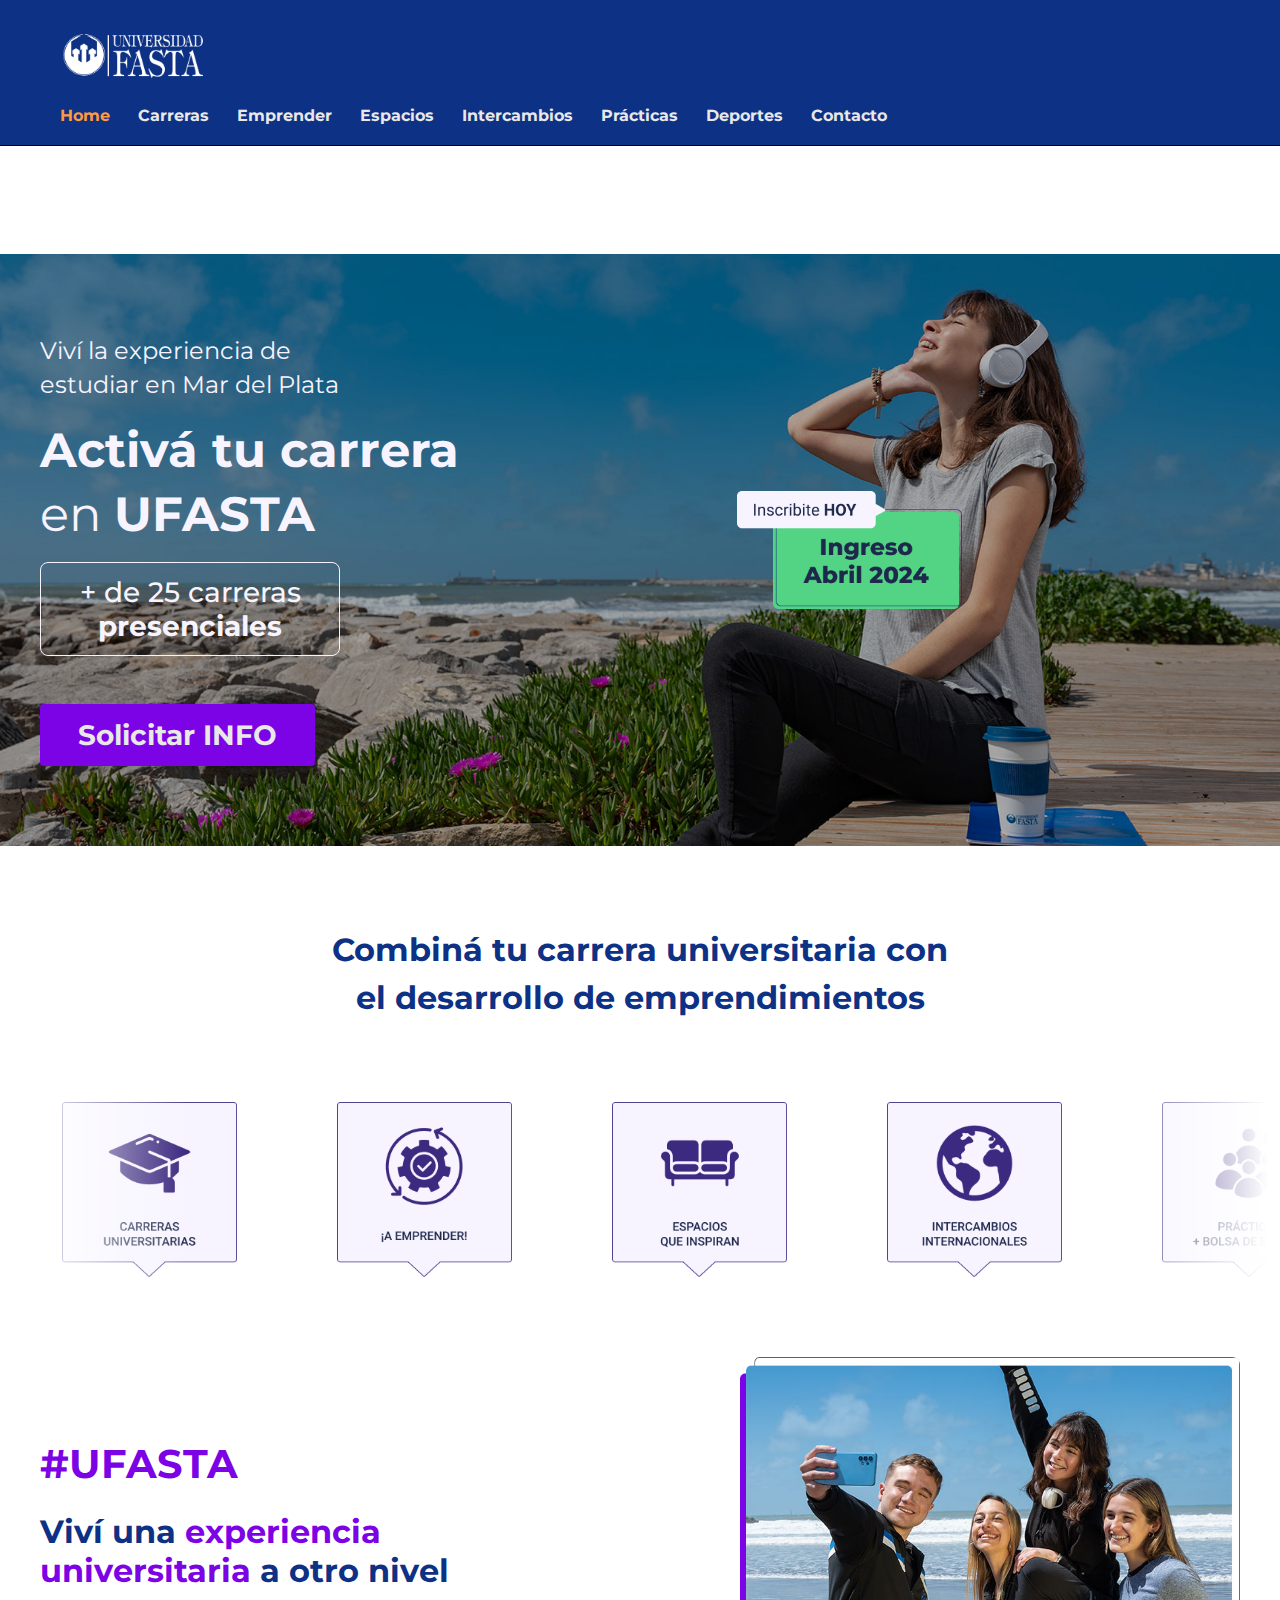
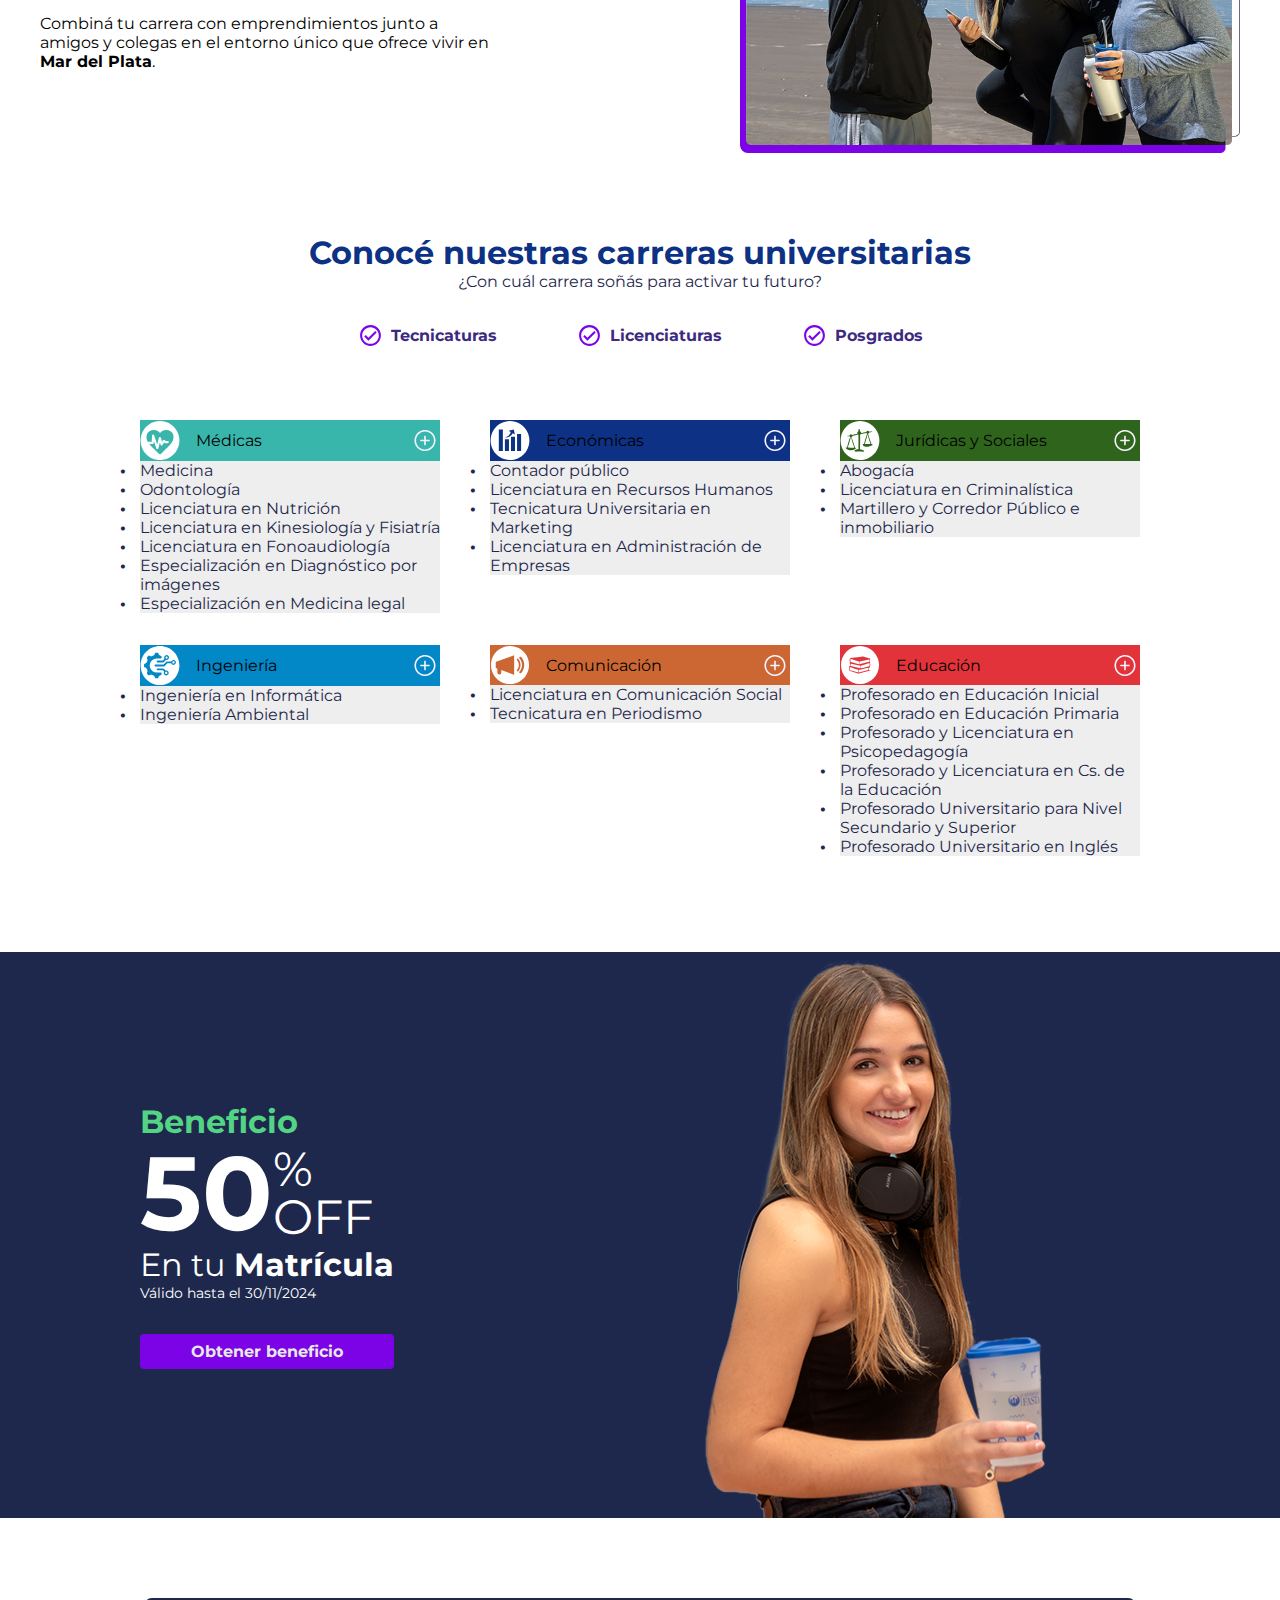
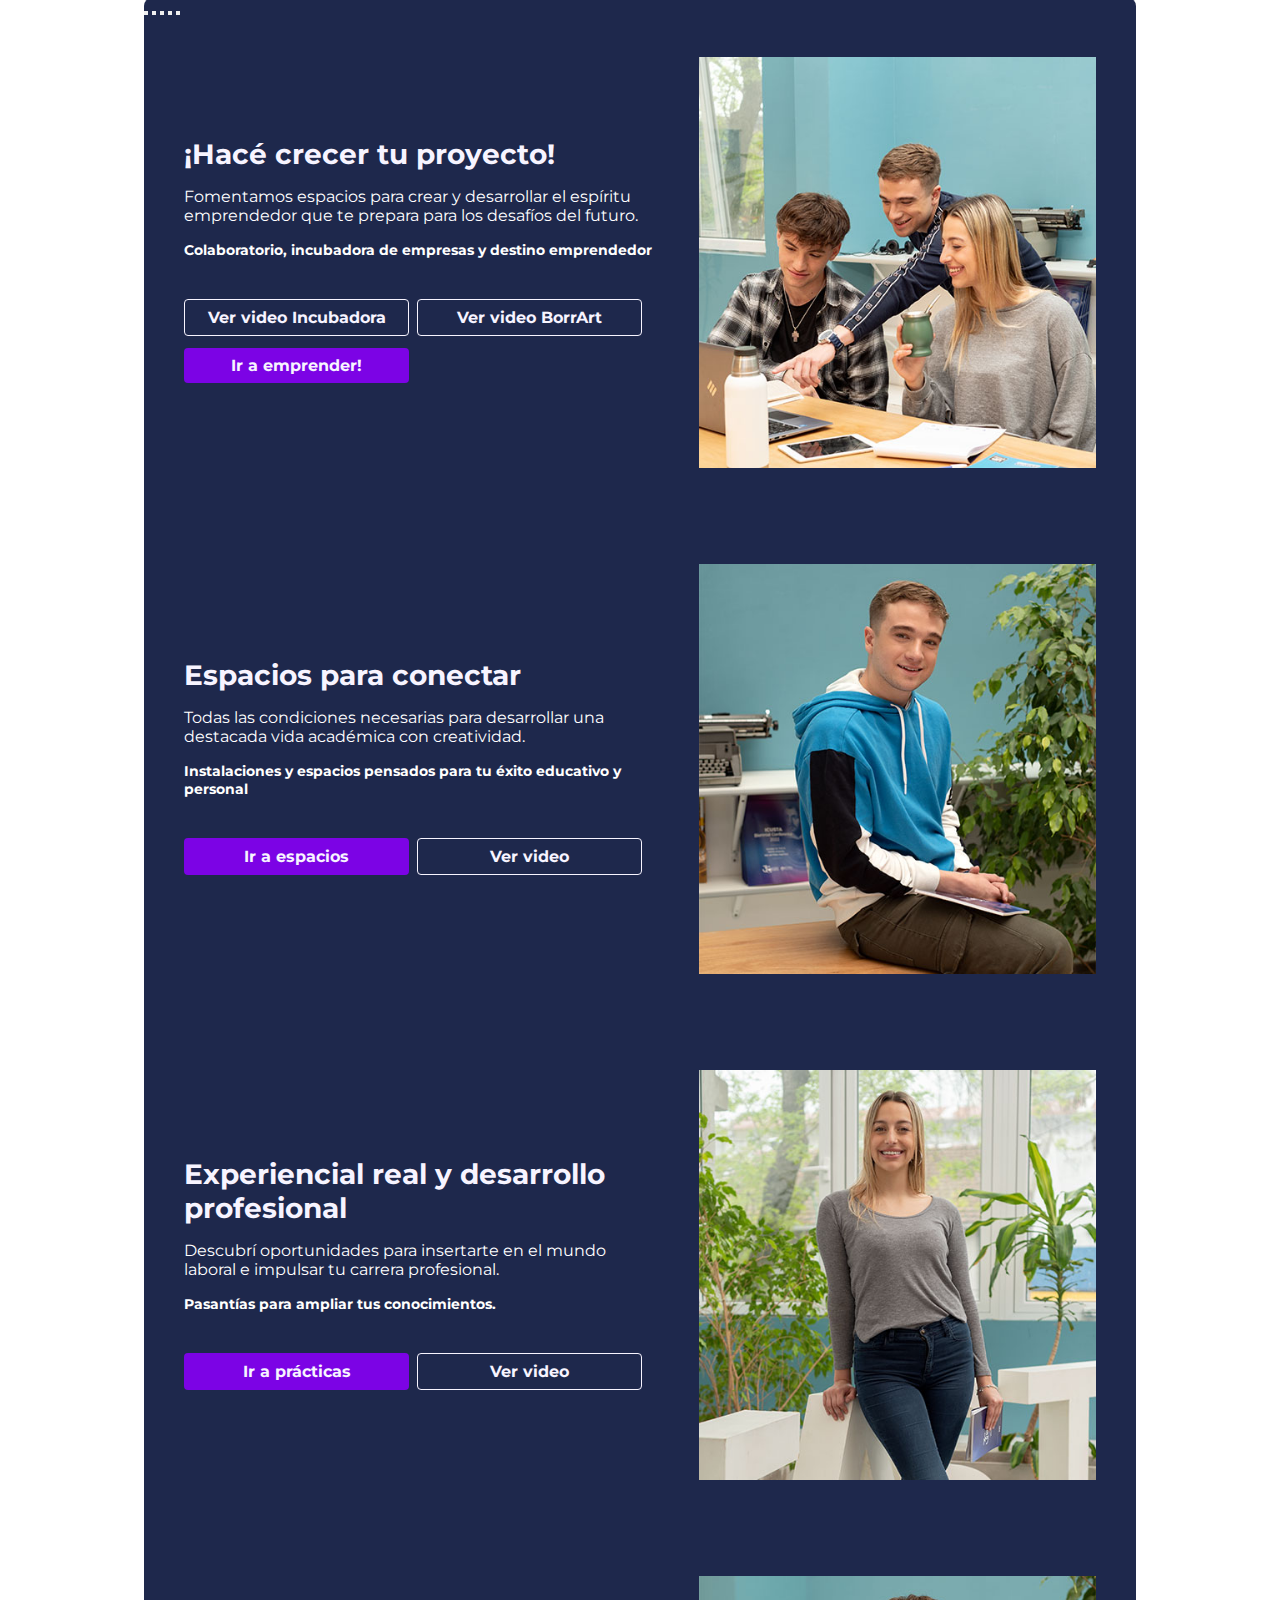
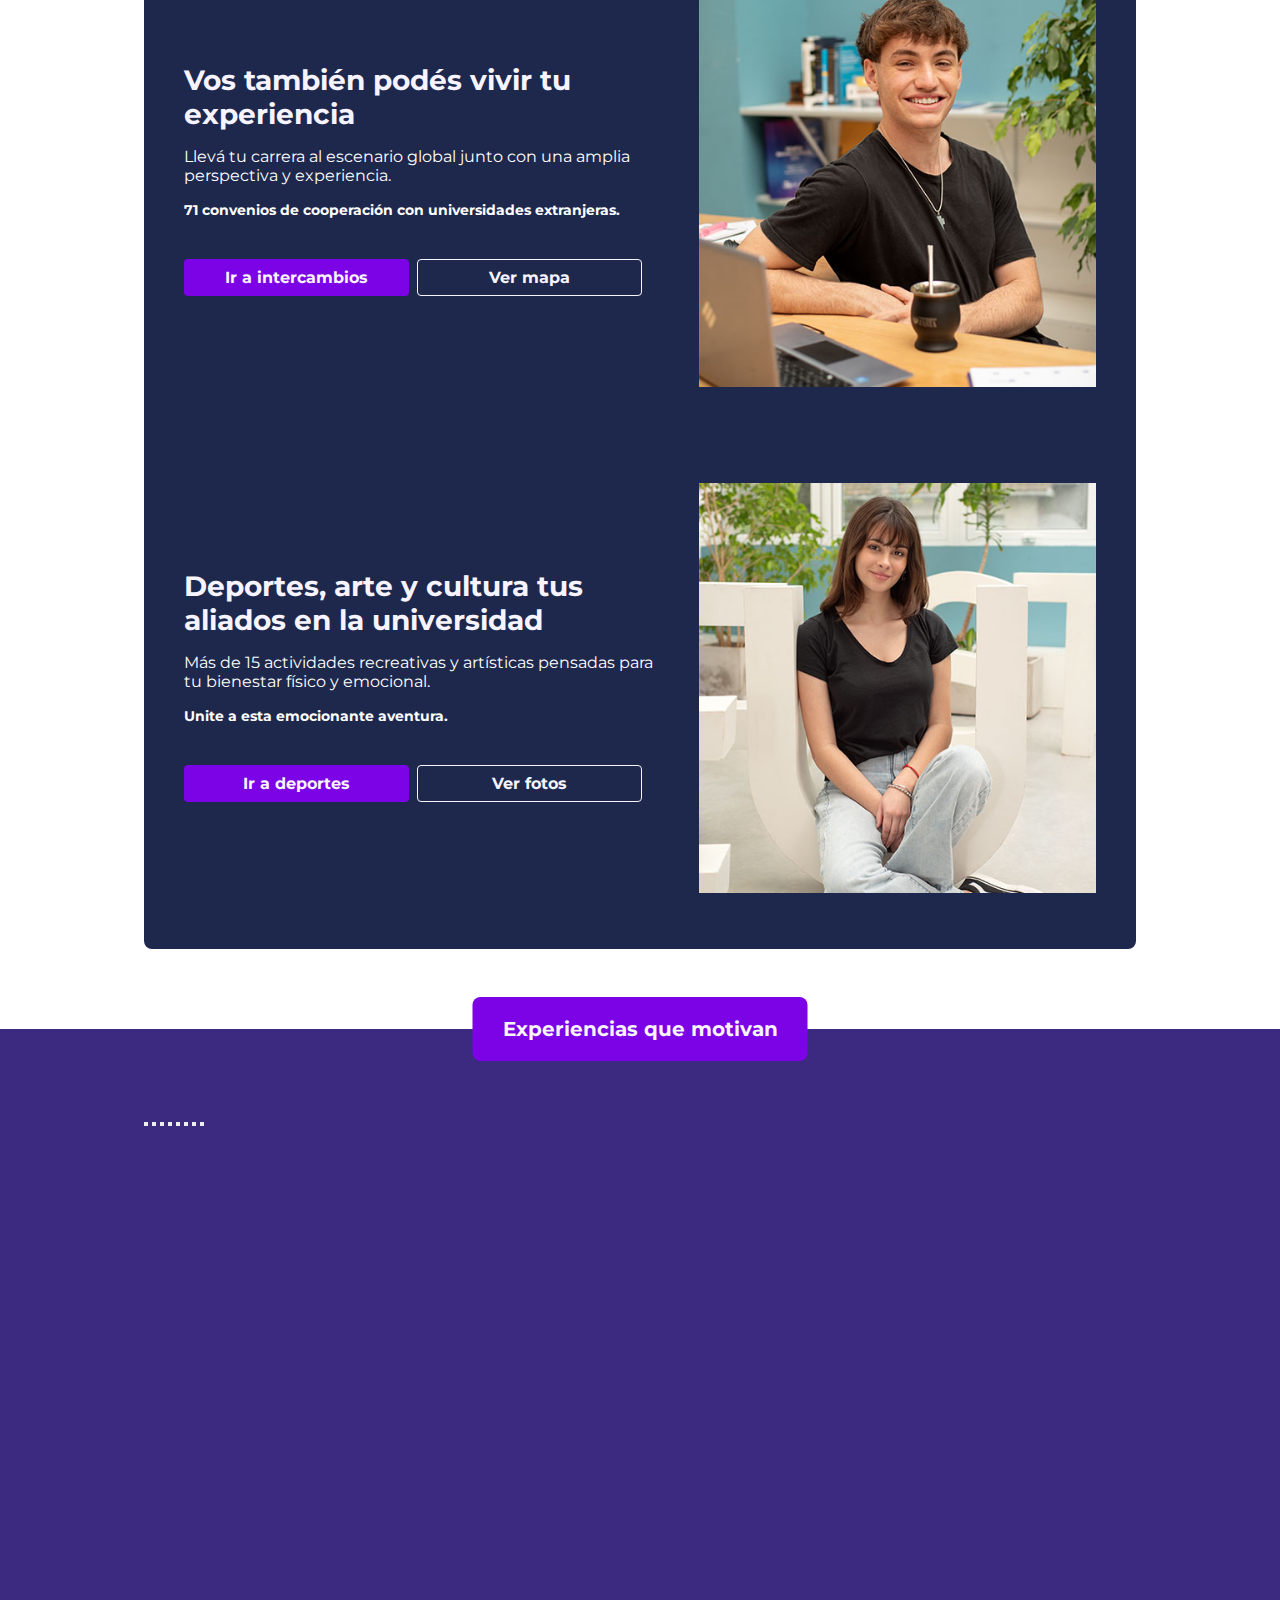
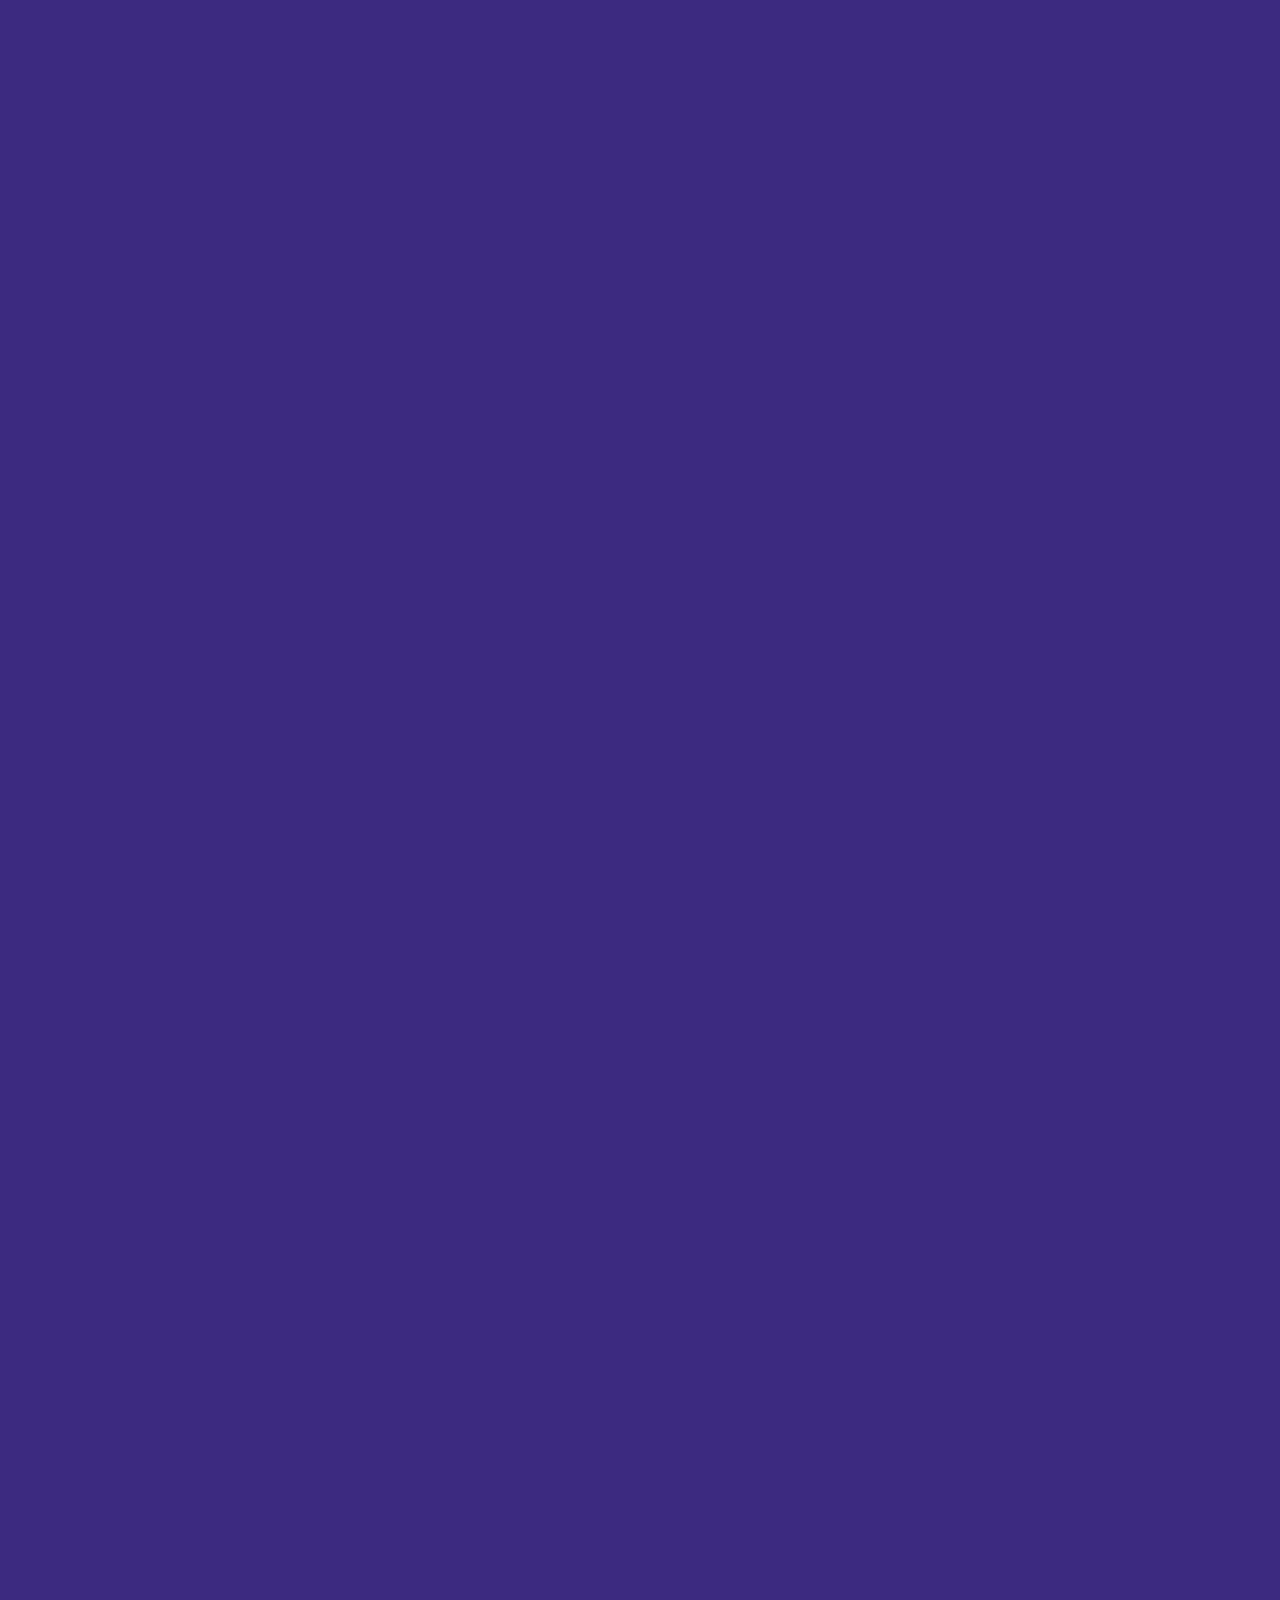
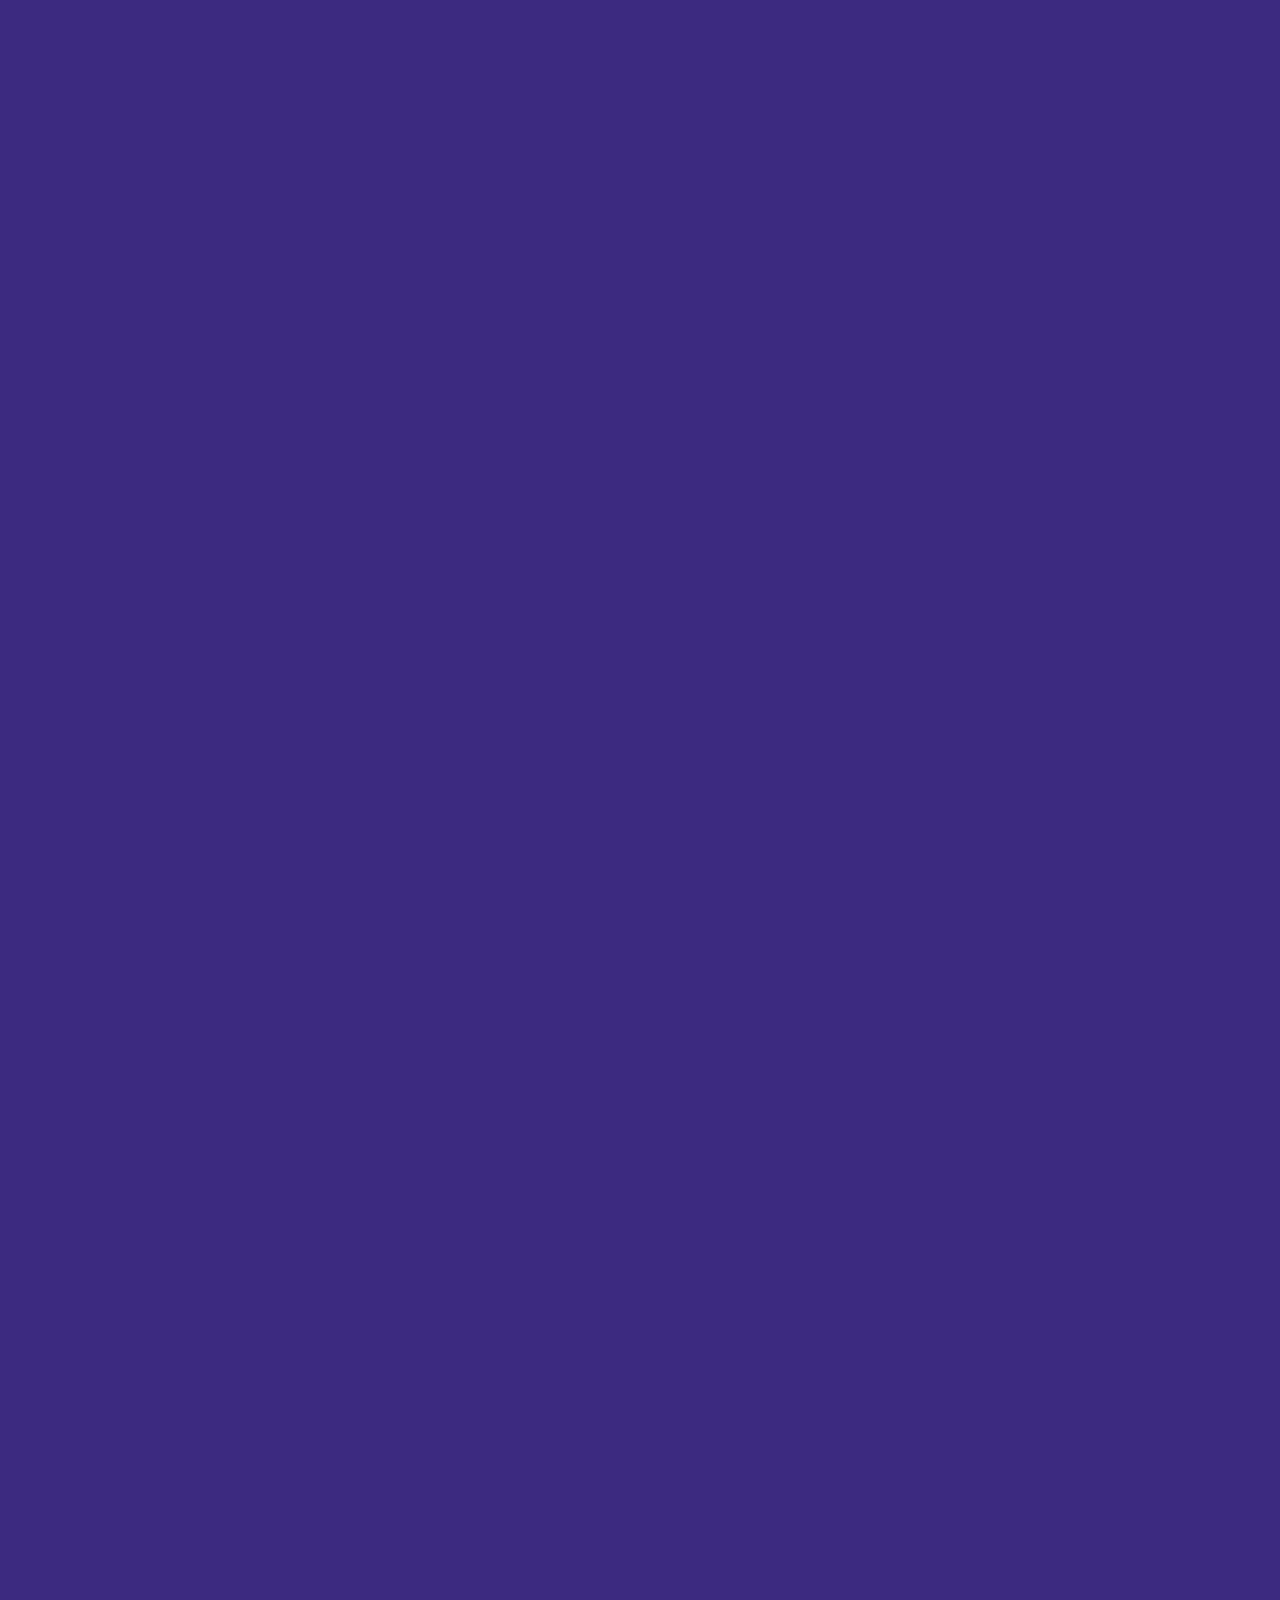
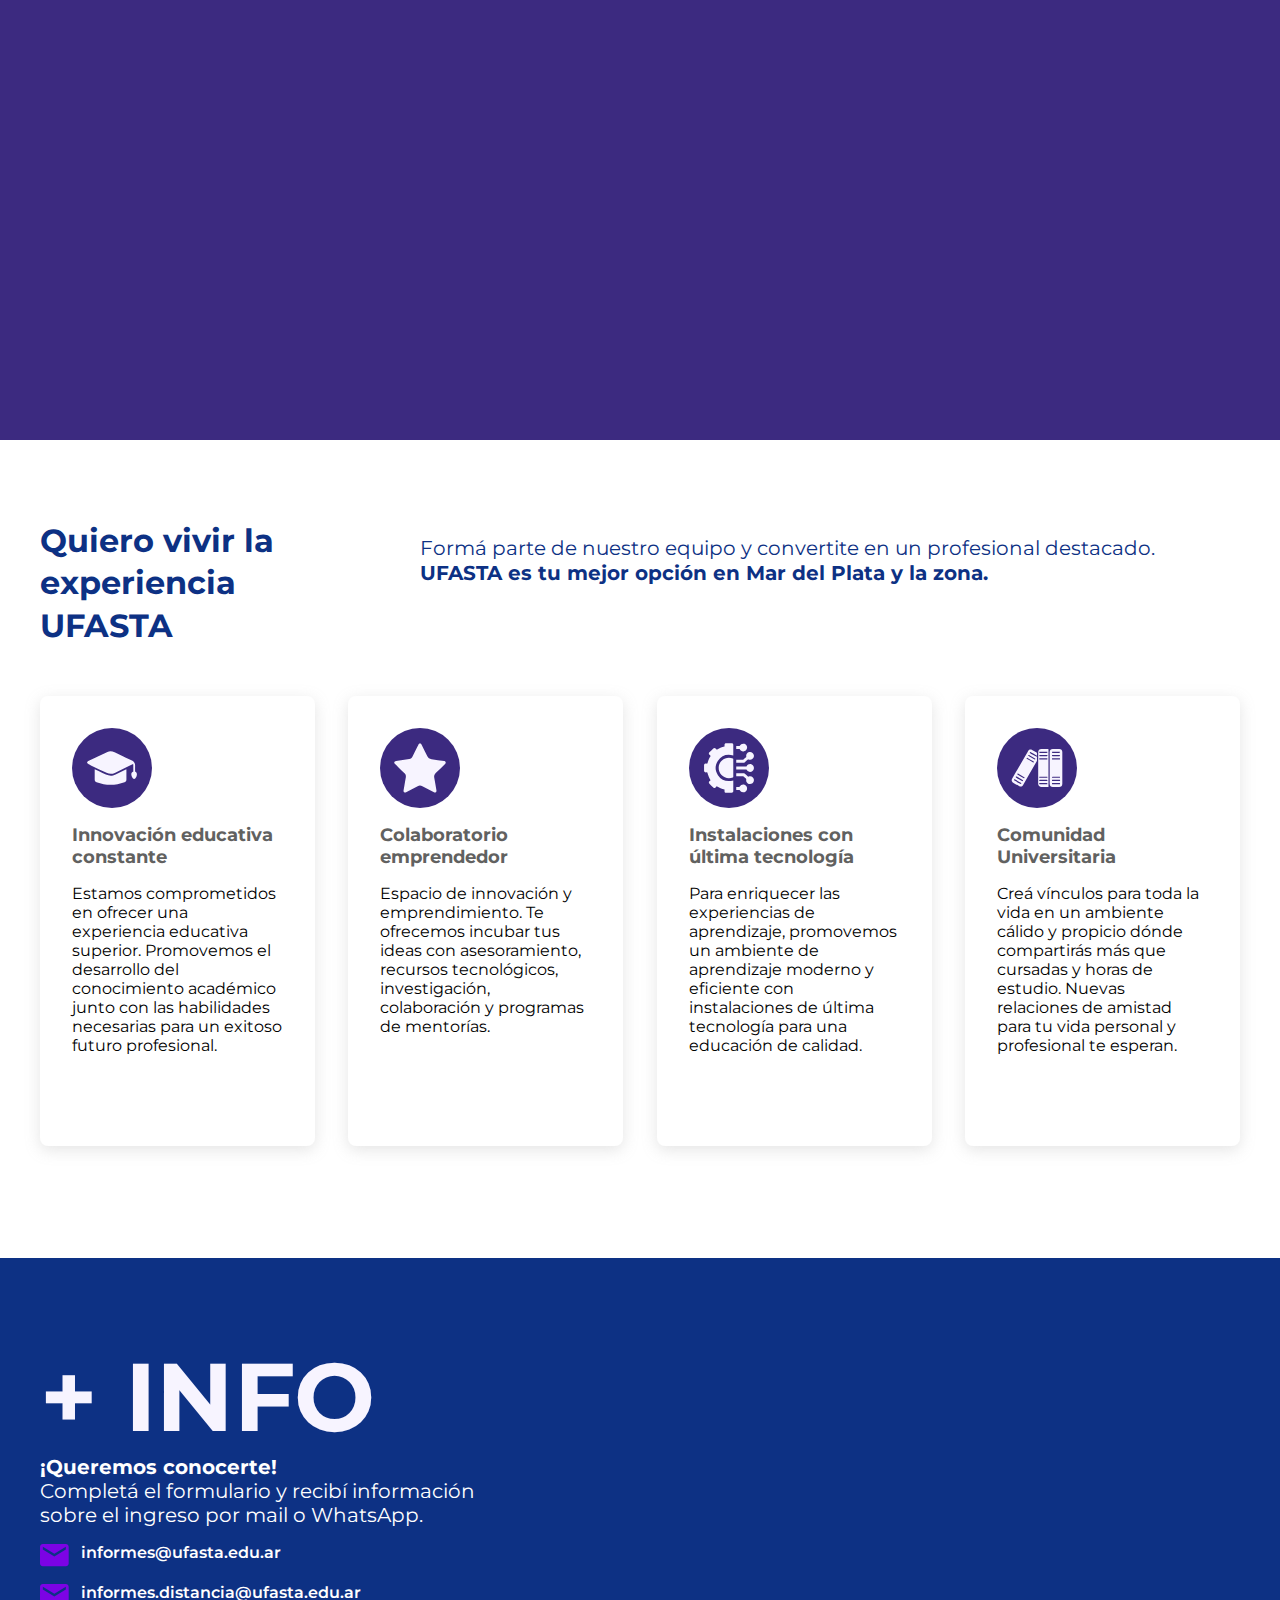
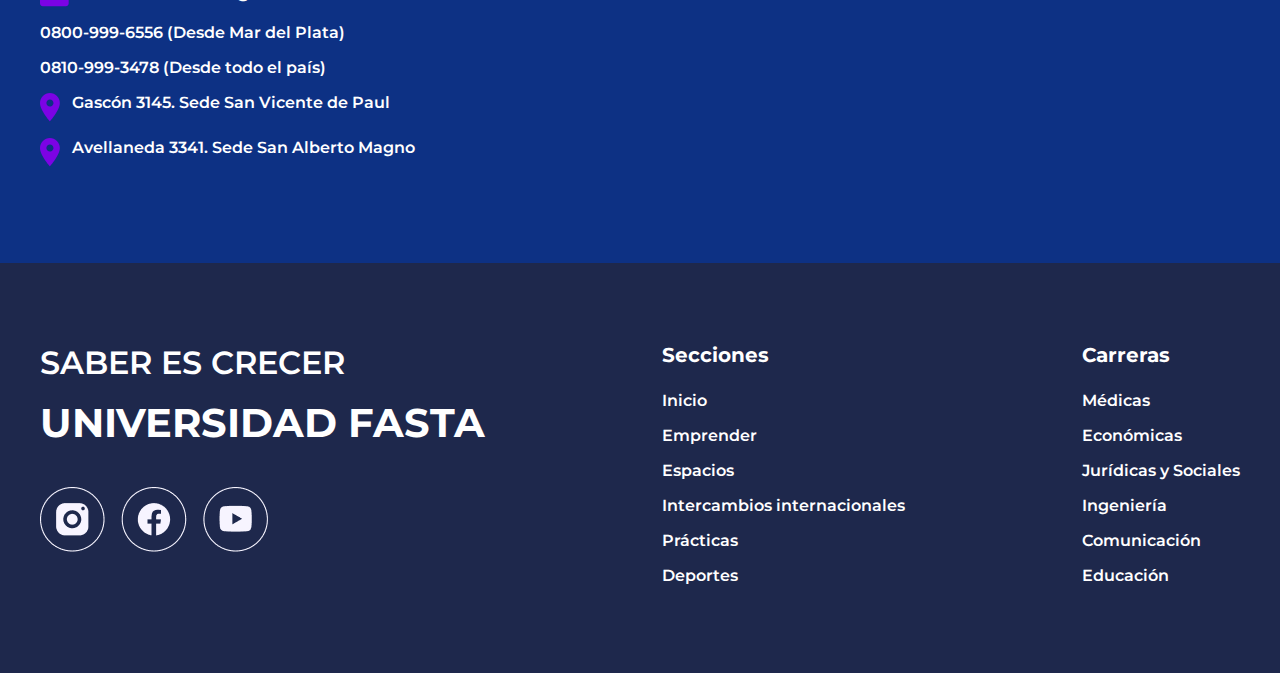
<file: index.html>
<!DOCTYPE html>
<html lang="es">
  <head>
    <!-- Google Tag Manager -->
    <script>
      (function (w, d, s, l, i) {
        w[l] = w[l] || [];
        w[l].push({ "gtm.start": new Date().getTime(), event: "gtm.js" });
        var f = d.getElementsByTagName(s)[0],
          j = d.createElement(s),
          dl = l != "dataLayer" ? "&l=" + l : "";
        j.async = true;
        j.src = "https://www.googletagmanager.com/gtm.js?id=" + i + dl;
        f.parentNode.insertBefore(j, f);
      })(window, document, "script", "dataLayer", "GTM-NMFDNW9");
    </script>
    <!-- End Google Tag Manager -->
    <meta charset="UTF-8" />
    <meta http-equiv="X-UA-Compatible" content="IE=edge" />
    <meta name="viewport" content="width=device-width, initial-scale=1.0" />
    <title>UFASTA Ingreso 2025 | Activá tu carrera</title>
    <meta
      name="description"
      content="Liderá tu futuro en UFASTA. Más de 25 carreras presenciales. Anotate para el ingreso 2025."
    />
    <link rel="icon" href="./media/favicon-32x32.png" />
    <link
      href="https://cdn.jsdelivr.net/npm/bootstrap@5.3.0-alpha3/dist/css/bootstrap.min.css"
      rel="stylesheet"
      integrity="sha384-KK94CHFLLe+nY2dmCWGMq91rCGa5gtU4mk92HdvYe+M/SXH301p5ILy+dN9+nJOZ"
      crossorigin="anonymous"
    />
    <script
      src="https://cdn.jsdelivr.net/npm/bootstrap@5.3.0-alpha3/dist/js/bootstrap.bundle.min.js"
      integrity="sha384-ENjdO4Dr2bkBIFxQpeoTz1HIcje39Wm4jDKdf19U8gI4ddQ3GYNS7NTKfAdVQSZe"
      crossorigin="anonymous"
    ></script>
    <link rel="stylesheet" type="text/css" href="css/styles.css" />
  </head>
  <body>
    <!-- Google Tag Manager (noscript) -->
    <noscript
      ><iframe
        src="https://www.googletagmanager.com/ns.html?id=GTM-NMFDNW9"
        height="0"
        width="0"
        style="display: none; visibility: hidden"
      ></iframe
    ></noscript>
    <!-- End Google Tag Manager (noscript) -->
    <header class="header">
      <nav class="navbar navbar-expand-xl fixed-top">
        <div class="container-fluid">
          <a href="https://www.ufasta.edu.ar/" target="_blank">
            <img
              src="./media/banner_01.png"
              class="nav-banner"
              alt="Logo de Universidad FASTA"
            />
          </a>
          <button
            class="navbar-toggler"
            type="button"
            data-bs-toggle="collapse"
            data-bs-target="#navbarNavAltMarkup"
            aria-controls="navbarNavAltMarkup"
            aria-expanded="false"
            aria-label="Toggle navigation"
          >
            <span class="navbar-toggler-icon"></span>
          </button>
          <div class="collapse navbar-collapse" id="navbarNavAltMarkup">
            <div class="navbar-nav">
              <a class="nav-link active" href="#">Home</a>
              <a
                class="nav-link"
                href="https://www.ufasta.edu.ar/ingreso/carreras/"
                target="_blank"
                >Carreras</a
              >
              <a class="nav-link" href="incubadora.html">Emprender</a>
              <a class="nav-link" href="espacios.html">Espacios</a>
              <a class="nav-link" href="intercambios.html">Intercambios</a>
              <a class="nav-link" href="practicas.html">Prácticas</a>
              <a class="nav-link" href="bienestar.html">Deportes</a>
              <a class="nav-link" href="contacto.html">Contacto</a>
            </div>
          </div>
        </div>
      </nav>
    </header>
    <div class="index">
      <section class="index__hero">
        <div class="hero__wrapper">
          <div class="hero__content-info">
            <p>Viví la experiencia de estudiar en Mar del Plata</p>
            <h1>
              <span>Activá tu carrera</span> <br />
              en <span>UFASTA</span>
            </h1>
            <div>
              <p>+ de 25 carreras <span>presenciales</span></p>
            </div>
            <a href="#index-form" class="button-primary">Solicitar INFO</a>
          </div>
          <div class="hero__content-image">
            <img
              src="media/hero-image.png"
              alt="Universidad FASTA Ingreso Abril 2025"
            />
          </div>
        </div>
      </section>
      <section class="index__M1">
        <div class="M1__content-header">
          <h2>
            Combiná tu carrera universitaria con el desarrollo de
            emprendimientos
          </h2>
        </div>
        <div class="M1__content-main">
          <div class="slider">
            <div class="slide-track">
              <div class="slide">
                <img
                  src="./media/autoplay-01.png"
                  alt="carreras universitarias"
                />
              </div>
              <div class="slide">
                <img src="./media/autoplay-02.png" alt="¡a emprender!" />
              </div>
              <div class="slide">
                <img
                  src="./media/autoplay-03.png"
                  alt="espacios que inspiran"
                />
              </div>
              <div class="slide">
                <img
                  src="./media/autoplay-04.png"
                  alt="intercambios internacionales"
                />
              </div>
              <div class="slide">
                <img
                  src="./media/autoplay-05.png"
                  alt="prácticas + bolsas de empleo"
                />
              </div>
              <div class="slide">
                <img src="./media/autoplay-06.png" alt="bienestar y deportes" />
              </div>
              <div class="slide">
                <img
                  src="./media/autoplay-01.png"
                  alt="carreras universitarias"
                />
              </div>
              <div class="slide">
                <img src="./media/autoplay-02.png" alt="¡a emprender!" />
              </div>
              <div class="slide">
                <img
                  src="./media/autoplay-03.png"
                  alt="espacios que inspiran"
                />
              </div>
              <div class="slide">
                <img
                  src="./media/autoplay-04.png"
                  alt="intercambios internacionales"
                />
              </div>
              <div class="slide">
                <img
                  src="./media/autoplay-05.png"
                  alt="prácticas + bolsas de empleo"
                />
              </div>
              <div class="slide">
                <img src="./media/autoplay-06.png" alt="bienestar y deportes" />
              </div>
            </div>
          </div>
        </div>
      </section>
      <section class="index__M2">
        <div class="M2__wrapper">
          <div class="M2__content-text">
            <p>#UFASTA</p>
            <h2>
              Viví una <span>experiencia universitaria</span> a otro nivel
            </h2>
            <p>
              Combiná tu carrera con emprendimientos junto a amigos y colegas en
              el entorno único que ofrece vivir en <span>Mar del Plata</span>.
            </p>
          </div>
          <div class="M2__content-image">
            <img
              src="./media/people-01.png"
              alt="estudiantes sonriendo en una plata de Mar del Plata"
            />
          </div>
        </div>
      </section>
      <section class="index__M3">
        <div class="M3__content-header">
          <h2>Conocé nuestras carreras universitarias</h2>
          <p>¿Con cuál carrera soñás para activar tu futuro?</p>
          <div class="M3__header-block">
            <div>
              <img src="./media/check.svg" alt="Tecnicaturas" />
              <h3>Tecnicaturas</h3>
            </div>
            <div>
              <img src="./media/check.svg" alt="Licenciaturas" />
              <h3>Licenciaturas</h3>
            </div>
            <div>
              <img src="./media/check.svg" alt="Posgrados" />
              <h3>Posgrados</h3>
            </div>
          </div>
        </div>
        <div class="M3__content-cards">
          <div class="M3__cards-card">
            <button
              class="btn btn-primary collapsed"
              type="button"
              data-bs-toggle="collapse"
              data-bs-target="#collapse__01"
              aria-expanded="false"
              aria-controls="collapse__01"
            >
              <img
                src="./media/logo-medicine.svg"
                alt="ciencias médicas ufasta"
              />
              <h4>Médicas</h4>
              <div class="M3__card-expand"></div>
            </button>
            <div class="collapse" id="collapse__01">
              <div class="card card-body">
                <ul>
                  <li>
                    <a
                      href="https://www.ufasta.edu.ar/ingreso/medicina-2/"
                      target="_blank"
                      >Medicina</a
                    >
                  </li>
                  <li>
                    <a
                      href="https://www.ufasta.edu.ar/ingreso/odontologia/"
                      target="_blank"
                      >Odontología</a
                    >
                  </li>
                  <li>
                    <a
                      href="https://www.ufasta.edu.ar/ingreso/nutricion/"
                      target="_blank"
                      >Licenciatura en Nutrición</a
                    >
                  </li>
                  <li>
                    <a
                      href="https://www.ufasta.edu.ar/ingreso/licenciatura-en-kinesiologia/"
                      target="_blank"
                      >Licenciatura en Kinesiología y Fisiatría</a
                    >
                  </li>
                  <li>
                    <a
                      href="https://www.ufasta.edu.ar/ingreso/licenciatura-en-fonoaudiologia/"
                      target="_blank"
                      >Licenciatura en Fonoaudiología</a
                    >
                  </li>
                  <li>
                    <a
                      href="https://www.ufasta.edu.ar/ingreso/especializacion-en-diagnostico-por-imagenes/"
                      target="_blank"
                      >Especialización en Diagnóstico por imágenes</a
                    >
                  </li>
                  <li>
                    <a
                      href="https://www.ufasta.edu.ar/ingreso/especializacion-en-medicina-legal-2/"
                      target="_blank"
                      >Especialización en Medicina legal</a
                    >
                  </li>
                </ul>
              </div>
            </div>
          </div>
          <div class="M3__cards-card">
            <button
              class="btn btn-primary collapsed"
              type="button"
              data-bs-toggle="collapse"
              data-bs-target="#collapse__02"
              aria-expanded="false"
              aria-controls="collapse__02"
            >
              <img
                src="./media/logo-economics.svg"
                alt="ciencias económicas ufasta"
              />
              <h4>Económicas</h4>
              <div class="M3__card-expand"></div>
            </button>
            <div class="collapse" id="collapse__02">
              <div class="card card-body">
                <ul>
                  <li>
                    <a
                      href="https://www.ufasta.edu.ar/ingreso/contador-publico/"
                      target="_blank"
                      >Contador público</a
                    >
                  </li>
                  <li>
                    <a
                      href="https://www.ufasta.edu.ar/ingreso/licenciatura-en-recursos-humanos/"
                      target="_blank"
                      >Licenciatura en Recursos Humanos</a
                    >
                  </li>
                  <li>
                    <a
                      href="https://www.ufasta.edu.ar/ingreso/tecnico-universitario-en-marketing/"
                      target="_blank"
                      >Tecnicatura Universitaria en Marketing</a
                    >
                  </li>
                  <li>
                    <a
                      href="https://www.ufasta.edu.ar/ingreso/administracionpresencial/"
                      target="_blank"
                      >Licenciatura en Administración de Empresas</a
                    >
                  </li>
                </ul>
              </div>
            </div>
          </div>
          <div class="M3__cards-card">
            <button
              class="btn btn-primary collapsed"
              type="button"
              data-bs-toggle="collapse"
              data-bs-target="#collapse__03"
              aria-expanded="false"
              aria-controls="collapse__03"
            >
              <img
                src="./media/logo-law.svg"
                alt="jurídicas y sociales ufasta"
              />
              <h4>Jurídicas y Sociales</h4>
              <div class="M3__card-expand"></div>
            </button>
            <div class="collapse" id="collapse__03">
              <div class="card card-body">
                <ul>
                  <li>
                    <a
                      href="https://www.ufasta.edu.ar/ingreso/abogacia-presencial/"
                      target="_blank"
                      >Abogacía</a
                    >
                  </li>
                  <li>
                    <a
                      href="https://www.ufasta.edu.ar/ingreso/licenciatura-en-criminalistica/"
                      target="_blank"
                      >Licenciatura en Criminalística</a
                    >
                  </li>
                  <li>
                    <a
                      href="https://www.ufasta.edu.ar/ingreso/martillero-y-corredor-publico-presencial/"
                      target="_blank"
                      >Martillero y Corredor Público e inmobiliario</a
                    >
                  </li>
                </ul>
              </div>
            </div>
          </div>
          <div class="M3__cards-card">
            <button
              class="btn btn-primary collapsed"
              type="button"
              data-bs-toggle="collapse"
              data-bs-target="#collapse__04"
              aria-expanded="false"
              aria-controls="collapse__04"
            >
              <img src="./media/logo-engineering.svg" alt="ingeniería ufasta" />
              <h4>Ingeniería</h4>
              <div class="M3__card-expand"></div>
            </button>
            <div class="collapse" id="collapse__04">
              <div class="card card-body">
                <ul>
                  <li>
                    <a
                      href="https://www.ufasta.edu.ar/ingreso/ingenieria-en-informatica-3/"
                      target="_blank"
                      >Ingeniería en Informática</a
                    >
                  </li>
                  <li>
                    <a
                      href="https://www.ufasta.edu.ar/ingreso/ingenieria-ambiental/"
                      target="_blank"
                      >Ingeniería Ambiental</a
                    >
                  </li>
                </ul>
              </div>
            </div>
          </div>
          <div class="M3__cards-card">
            <button
              class="btn btn-primary collapsed"
              type="button"
              data-bs-toggle="collapse"
              data-bs-target="#collapse__05"
              aria-expanded="false"
              aria-controls="collapse__05"
            >
              <img
                src="./media/logo-communications.svg"
                alt="comunicación social ufasta"
              />
              <h4>Comunicación</h4>
              <div class="M3__card-expand"></div>
            </button>
            <div class="collapse" id="collapse__05">
              <div class="card card-body">
                <ul>
                  <li>
                    <a
                      href="https://www.ufasta.edu.ar/ingreso/licenciatura-en-comunicacion-social/"
                      target="_blank"
                      >Licenciatura en Comunicación Social</a
                    >
                  </li>
                  <li>
                    <a
                      href="https://www.ufasta.edu.ar/ingreso/tecnicatura-en-periodismo-2/"
                      target="_blank"
                      >Tecnicatura en Periodismo</a
                    >
                  </li>
                </ul>
              </div>
            </div>
          </div>
          <div class="M3__cards-card">
            <button
              class="btn btn-primary collapsed"
              type="button"
              data-bs-toggle="collapse"
              data-bs-target="#collapse__06"
              aria-expanded="false"
              aria-controls="collapse__06"
            >
              <img src="./media/logo-education.svg" alt="educación ufasta" />
              <h4>Educación</h4>
              <div class="M3__card-expand"></div>
            </button>
            <div class="collapse" id="collapse__06">
              <div class="card card-body">
                <ul>
                  <li>
                    <a
                      href="https://www.ufasta.edu.ar/ingreso/profesorado-en-educacion-inicial/"
                      target="_blank"
                      >Profesorado en Educación Inicial</a
                    >
                  </li>
                  <li>
                    <a
                      href="https://www.ufasta.edu.ar/ingreso/profesorado-en-educacion-primaria-2/"
                      target="_blank"
                      >Profesorado en Educación Primaria</a
                    >
                  </li>
                  <li>
                    <a
                      href="https://www.ufasta.edu.ar/ingreso/profesorado-y-licenciatura-en-psicopedagogia/"
                      target="_blank"
                      >Profesorado y Licenciatura en Psicopedagogía</a
                    >
                  </li>
                  <li>
                    <a
                      href="https://www.ufasta.edu.ar/ingreso/profesorado-y-licenciatura-en-ciencias-de-la-educacion/"
                      target="_blank"
                      >Profesorado y Licenciatura en Cs. de la Educación</a
                    >
                  </li>
                  <li>
                    <a
                      href="https://www.ufasta.edu.ar/ingreso/profesorado-universitario-para-profesionales/"
                      target="_blank"
                      >Profesorado Universitario para Nivel Secundario y
                      Superior</a
                    >
                  </li>
                  <li>
                    <a
                      href="https://www.ufasta.edu.ar/ingreso/profesorado-universitario-en-ingles/"
                      target="_blank"
                      >Profesorado Universitario en Inglés</a
                    >
                  </li>
                </ul>
              </div>
            </div>
          </div>
        </div>
      </section>
      <section class="index__M4">
        <div class="M4__wrapper">
          <div class="M4__content-info">
            <p>Beneficio</p>
            <div>
              <div class="discount-value">50</div>
              <div class="discount-percentage">
                <span>%</span>
                <span>OFF</span>
              </div>
            </div>
            <p>En tu <span>Matrícula</span></p>
            <p>Válido hasta el 30/11/2024</p>
            <a href="#index-form" class="button-primary">Obtener beneficio</a>
          </div>
          <div class="M4__content-image">
            <img src="media/girl-01.png" alt="chica estudiante de UFASTA" />
          </div>
        </div>
      </section>
      <section class="index__M5">
        <div id="carousel_01" class="carousel slide" data-bs-ride="carousel">
          <div class="carousel-indicators">
            <button
              type="button"
              data-bs-target="#carousel_01"
              data-bs-slide-to="0"
              class="active"
              aria-current="true"
              aria-label="Slide 1"
            ></button>
            <button
              type="button"
              data-bs-target="#carousel_01"
              data-bs-slide-to="1"
              aria-label="Slide 2"
            ></button>
            <button
              type="button"
              data-bs-target="#carousel_01"
              data-bs-slide-to="2"
              aria-label="Slide 3"
            ></button>
            <button
              type="button"
              data-bs-target="#carousel_01"
              data-bs-slide-to="3"
              aria-label="Slide 4"
            ></button>
            <button
              type="button"
              data-bs-target="#carousel_01"
              data-bs-slide-to="4"
              aria-label="Slide 5"
            ></button>
          </div>
          <div class="carousel-inner">
            <div class="carousel-item active">
              <div class="carousel-item__wrapper">
                <div class="carousel-item__text">
                  <h2>¡Hacé crecer tu proyecto!</h2>
                  <p>
                    Fomentamos espacios para crear y desarrollar el espíritu
                    emprendedor que te prepara para los desafíos del futuro.
                  </p>
                  <p>
                    Colaboratorio, incubadora de empresas y destino emprendedor
                  </p>
                  <div>
                    <a
                      href="https://www.youtube.com/watch?v=xgODNx_kPME&t=1s"
                      target="_blank"
                      >Ver video Incubadora</a
                    >
                    <a
                      href="https://www.youtube.com/watch?v=ErNkfobp8s8"
                      target="_blank"
                      >Ver video BorrArt</a
                    >
                    <a href="./incubadora.html" class="button-primary"
                      >Ir a emprender!</a
                    >
                  </div>
                </div>
                <div class="carousel-item__image">
                  <img
                    src="./media/carousel_01_01.jpg"
                    alt="estudiantes de UFASTA mirando una computadora"
                  />
                </div>
              </div>
            </div>
            <div class="carousel-item">
              <div class="carousel-item__wrapper">
                <div class="carousel-item__text">
                  <h2>Espacios para conectar</h2>
                  <p>
                    Todas las condiciones necesarias para desarrollar una
                    destacada vida académica con creatividad.
                  </p>
                  <p>
                    Instalaciones y espacios pensados para tu éxito educativo y
                    personal
                  </p>
                  <div>
                    <a href="espacios.html" class="button-primary"
                      >Ir a espacios</a
                    >
                    <a href="#">Ver video</a>
                  </div>
                </div>
                <div class="carousel-item__image">
                  <img
                    src="./media/carousel_01_02.jpg"
                    alt="chico estudiante de UFASTA sonriendo"
                  />
                </div>
              </div>
            </div>
            <div class="carousel-item">
              <div class="carousel-item__wrapper">
                <div class="carousel-item__text">
                  <h2>Experiencial real y desarrollo profesional</h2>
                  <p>
                    Descubrí oportunidades para insertarte en el mundo laboral e
                    impulsar tu carrera profesional.
                  </p>
                  <p>Pasantías para ampliar tus conocimientos.</p>
                  <div>
                    <a href="./practicas.html" class="button-primary"
                      >Ir a prácticas</a
                    >
                    <a
                      href="https://www.youtube.com/watch?v=S9gS36TA7DM"
                      target="_blank"
                      >Ver video</a
                    >
                  </div>
                </div>
                <div class="carousel-item__image">
                  <img
                    src="./media/carousel_01_03.jpg"
                    alt="chica estudiante de UFASTA sonriendo"
                  />
                </div>
              </div>
            </div>
            <div class="carousel-item">
              <div class="carousel-item__wrapper">
                <div class="carousel-item__text">
                  <h2>Vos también podés vivir tu experiencia</h2>
                  <p>
                    Llevá tu carrera al escenario global junto con una amplia
                    perspectiva y experiencia.
                  </p>
                  <p>
                    71 convenios de cooperación con universidades extranjeras.
                  </p>
                  <div>
                    <a href="intercambios.html" class="button-primary"
                      >Ir a intercambios</a
                    >
                    <a
                      href="https://view.genial.ly/65046751af5896001254222a/interactive-image-convenios-internacionales-ufasta"
                      target="_blank"
                      >Ver mapa</a
                    >
                  </div>
                </div>
                <div class="carousel-item__image">
                  <img
                    src="./media/carousel_01_04.jpg"
                    alt="chico estudiante de UFASTA sonriendo con un mate y una computadora"
                  />
                </div>
              </div>
            </div>
            <div class="carousel-item">
              <div class="carousel-item__wrapper">
                <div class="carousel-item__text">
                  <h2>
                    Deportes, arte y cultura tus aliados en la universidad
                  </h2>
                  <p>
                    Más de 15 actividades recreativas y artísticas pensadas para
                    tu bienestar físico y emocional.
                  </p>
                  <p>Unite a esta emocionante aventura.</p>
                  <div>
                    <a href="deportes.html" class="button-primary"
                      >Ir a deportes</a
                    >
                    <a href="#">Ver fotos</a>
                  </div>
                </div>
                <div class="carousel-item__image">
                  <img
                    src="./media/carousel_01_05.jpg"
                    alt="chica estudiante de UFASTA sentada en la universidad"
                  />
                </div>
              </div>
            </div>
          </div>
        </div>
      </section>
      <section class="index__M6">
        <div class="M6__content-header">Experiencias que motivan</div>
        <div id="carousel_02" class="carousel slide">
          <div class="carousel-indicators">
            <button
              type="button"
              data-bs-target="#carousel_02"
              data-bs-slide-to="0"
              class="active"
              aria-current="true"
              aria-label="Slide 1"
            ></button>
            <button
              type="button"
              data-bs-target="#carousel_02"
              data-bs-slide-to="1"
              aria-label="Slide 2"
            ></button>
            <button
              type="button"
              data-bs-target="#carousel_02"
              data-bs-slide-to="2"
              aria-label="Slide 3"
            ></button>
            <button
              type="button"
              data-bs-target="#carousel_02"
              data-bs-slide-to="3"
              aria-label="Slide 4"
            ></button>
            <button
              type="button"
              data-bs-target="#carousel_02"
              data-bs-slide-to="4"
              aria-label="Slide 5"
            ></button>
            <button
              type="button"
              data-bs-target="#carousel_02"
              data-bs-slide-to="5"
              aria-label="Slide 6"
            ></button>
            <button
              type="button"
              data-bs-target="#carousel_02"
              data-bs-slide-to="6"
              aria-label="Slide 7"
            ></button>
            <button
              type="button"
              data-bs-target="#carousel_02"
              data-bs-slide-to="7"
              aria-label="Slide 8"
            ></button>
          </div>
          <div class="carousel-inner">
            <div class="carousel-item active">
              <div class="carousel-item__wrapper">
                <iframe
                  width="560"
                  height="315"
                  src="https://www.youtube.com/embed/Aaapc3NBsyE?si=nuIVELjInbUjMp_8"
                  title="YouTube video player"
                  frameborder="0"
                  allow="accelerometer; autoplay; clipboard-write; encrypted-media; gyroscope; picture-in-picture; web-share"
                  allowfullscreen
                ></iframe>
              </div>
            </div>
            <div class="carousel-item">
              <div class="carousel-item__wrapper">
                <iframe
                  width="560"
                  height="315"
                  src="https://www.youtube.com/embed/xgODNx_kPME?si=xGg6SBKzTjxfVJVU"
                  title="YouTube video player"
                  frameborder="0"
                  allow="accelerometer; autoplay; clipboard-write; encrypted-media; gyroscope; picture-in-picture; web-share"
                  allowfullscreen
                ></iframe>
              </div>
            </div>
            <div class="carousel-item">
              <div class="carousel-item__wrapper">
                <iframe
                  width="560"
                  height="315"
                  src="https://www.youtube.com/embed/zws_RrHHGVs?si=WjaG30O6J0YqotYe"
                  title="YouTube video player"
                  frameborder="0"
                  allow="accelerometer; autoplay; clipboard-write; encrypted-media; gyroscope; picture-in-picture; web-share"
                  allowfullscreen
                ></iframe>
              </div>
            </div>
            <div class="carousel-item">
              <div class="carousel-item__wrapper">
                <iframe
                  width="560"
                  height="315"
                  src="https://www.youtube.com/embed/xNSegIaMh5A?si=q8B0QZeuCmWJarlp"
                  title="YouTube video player"
                  frameborder="0"
                  allow="accelerometer; autoplay; clipboard-write; encrypted-media; gyroscope; picture-in-picture; web-share"
                  allowfullscreen
                ></iframe>
              </div>
            </div>
            <div class="carousel-item">
              <div class="carousel-item__wrapper">
                <iframe
                  width="560"
                  height="315"
                  src="https://www.youtube.com/embed/ErNkfobp8s8?si=l2yagb3wvBchYOs_"
                  title="YouTube video player"
                  frameborder="0"
                  allow="accelerometer; autoplay; clipboard-write; encrypted-media; gyroscope; picture-in-picture; web-share"
                  allowfullscreen
                ></iframe>
              </div>
            </div>
            <div class="carousel-item">
              <div class="carousel-item__wrapper">
                <iframe
                  width="560"
                  height="315"
                  src="https://www.youtube.com/embed/4N1FotQsqQc?si=mjQBkUvk4EaswwkZ"
                  title="YouTube video player"
                  frameborder="0"
                  allow="accelerometer; autoplay; clipboard-write; encrypted-media; gyroscope; picture-in-picture; web-share"
                  allowfullscreen
                ></iframe>
              </div>
            </div>
            <div class="carousel-item">
              <div class="carousel-item__wrapper">
                <iframe
                  width="560"
                  height="315"
                  src="https://www.youtube.com/embed/Cb3XpCd2Jkc?si=kAne-dz_zqxjrLT_"
                  title="YouTube video player"
                  frameborder="0"
                  allow="accelerometer; autoplay; clipboard-write; encrypted-media; gyroscope; picture-in-picture; web-share"
                  allowfullscreen
                ></iframe>
              </div>
            </div>
            <div class="carousel-item">
              <div class="carousel-item__wrapper">
                <iframe
                  width="560"
                  height="315"
                  src="https://www.youtube.com/embed/9pk6x4eF_TU?si=VCGg3ihxQKC2dSPx"
                  title="YouTube video player"
                  frameborder="0"
                  allow="accelerometer; autoplay; clipboard-write; encrypted-media; gyroscope; picture-in-picture; web-share"
                  allowfullscreen
                ></iframe>
              </div>
            </div>
          </div>
        </div>
      </section>
      <section class="index__M7">
        <div class="M7__wrapper">
          <div class="M7__content-header">
            <h2>Quiero vivir la experiencia UFASTA</h2>
            <p>
              Formá parte de nuestro equipo y convertite en un profesional
              destacado.
              <span>UFASTA es tu mejor opción en Mar del Plata y la zona.</span>
            </p>
          </div>
          <div class="M7__content-cards">
            <div class="M7__cards-card">
              <img
                src="./media/hat-purple.svg"
                alt="Innovación educativa constante"
              />
              <h5>Innovación educativa constante</h5>
              <p>
                Estamos comprometidos en ofrecer una experiencia educativa
                superior. Promovemos el desarrollo del conocimiento académico
                junto con las habilidades necesarias para un exitoso futuro
                profesional.
              </p>
            </div>
            <div class="M7__cards-card">
              <img
                src="./media/star-purple-01.svg"
                alt="Colaboratorio emprendedor"
              />
              <h5>Colaboratorio emprendedor</h5>
              <p>
                Espacio de innovación y emprendimiento. Te ofrecemos incubar tus
                ideas con asesoramiento, recursos tecnológicos, investigación,
                colaboración y programas de mentorías.
              </p>
            </div>
            <div class="M7__cards-card">
              <img
                src="./media/tech-purple.svg"
                alt="Instalaciones con última tecnología"
              />
              <h5>Instalaciones con última tecnología</h5>
              <p>
                Para enriquecer las experiencias de aprendizaje, promovemos un
                ambiente de aprendizaje moderno y eficiente con instalaciones de
                última tecnología para una educación de calidad.
              </p>
            </div>
            <div class="M7__cards-card">
              <img
                src="./media/books-purple.svg"
                alt="Comunidad Universitaria"
              />
              <h5>Comunidad Universitaria</h5>
              <p>
                Creá vínculos para toda la vida en un ambiente cálido y propicio
                dónde compartirás más que cursadas y horas de estudio. Nuevas
                relaciones de amistad para tu vida personal y profesional te
                esperan.
              </p>
            </div>
          </div>
        </div>
      </section>
      <section id="index-form" class="website__form">
        <div class="form__wrapper">
          <div class="form__content-text">
            <p>+ INFO</p>
            <p>¡Queremos conocerte!</p>
            <p>
              Completá el formulario y recibí información sobre el ingreso por
              mail o WhatsApp.
            </p>
            <div class="form__text-full">
              <img src="./media/logo-email.svg" alt="logo email" />
              <p>informes@ufasta.edu.ar</p>
            </div>
            <div class="form__text-full">
              <img src="./media/logo-email.svg" alt="logo email" />
              <p>informes.distancia@ufasta.edu.ar</p>
            </div>
            <div class="form__text-simple">
              <p>0800-999-6556 <span>(Desde Mar del Plata)</span></p>
            </div>
            <div class="form__text-simple">
              <p>0810-999-3478 <span>(Desde todo el país)</span></p>
            </div>
            <div class="form__text-full">
              <img src="./media/logo-location.svg" alt="logo ubicación" />
              <p>Gascón 3145. Sede San Vicente de Paul</p>
            </div>
            <div class="form__text-full">
              <img src="./media/logo-location.svg" alt="logo ubicación" />
              <p>Avellaneda 3341. Sede San Alberto Magno</p>
            </div>
          </div>
          <div class="form__content-main">
            <div class="embed-container">
              <iframe
                id="iFrameFormDesktop"
                src=""
                frameborder="0"
                allowfullscreen
              ></iframe>
            </div>
            <script type="text/javascript">
              let origen = "5";

              //SETEA LA URL BASE PARA EL IFRAME
              let urlIframe =
                "https://apps.ufasta.edu.ar/inscripciones/formconsulta/?origen=" +
                origen +
                "&sede=F";
              //OBTIENE LA URL DE RETORNO EN BASE A LA CARRERA O LA FACULTAD SEGUN CORRESPONDA
              let urlRetorno = setRetURL("%%carrera%%");

              //AGREGA A LA URL DEL IFRAME EL PARAMETRO retURL CON EL VALOR OBTENIDO
              urlIframe = urlIframe + "&retURL=" + urlRetorno;
              console.log("urlIframe:  ", urlIframe);
              //SETEA AL ATRIBUTO SRC DEL IFRAME CON LA URL CORRECTA.
              document.getElementById("iFrameFormDesktop").src = urlIframe;

              //FUNCION PARA OBTENER LA URL DE RETORNO SEGUN CARRERA
              // SEGUN EL SHORTCODE SE PODRIA PONER UNA FUNCION QUE OBTENGA POR FACULTAD O POR CARRERA SEGUN CORRESPONDA
              function setRetURL(codigoCarrera) {
                let retUrl =
                  "https://www.ufasta.edu.ar/ingreso/feedback-formulario-ingreso/";
                return retUrl;
              }

              window.addEventListener(
                "message",
                (event) => {
                  // Do we trust the sender of this message?
                  if (event.origin !== "https://apps.ufasta.edu.ar") return;

                  //REDIRECCIONAR
                  if (event.data == "OK") {
                    window.location.replace(urlRetorno);
                  }
                },
                false
              );
            </script>
          </div>
        </div>
      </section>
    </div>
    <footer>
      <div class="footer__wrapper">
        <div class="footer__header">
          <p>SABER ES CRECER</p>
          <p>UNIVERSIDAD FASTA</p>
          <div>
            <a
              href="https://www.instagram.com/universidad_fasta/"
              target="_blank"
              ><img src="./media/logo-instagram.png" alt="logo instagram"
            /></a>
            <a href="https://www.facebook.com/UniversidadFASTA/" target="_blank"
              ><img src="./media/logo-facebook.png" alt="logo facebook"
            /></a>
            <a
              href="https://www.youtube.com/user/UniversidadFASTA"
              target="_blank"
              ><img src="./media/logo-youtube.png" alt="logo youtube"
            /></a>
          </div>
        </div>
        <div class="column">
          <p>Secciones</p>
          <a href="#">Inicio</a>
          <a href="incubadora.html">Emprender</a>
          <a href="espacios.html">Espacios</a>
          <a href="intercambios.html">Intercambios internacionales</a>
          <a href="practicas.html">Prácticas</a>
          <a href="bienestar.html">Deportes</a>
        </div>
        <div class="column">
          <p>Carreras</p>
          <a href="https://www.ufasta.edu.ar/ingreso/carreras/" target="_blank"
            >Médicas</a
          >
          <a href="https://www.ufasta.edu.ar/ingreso/carreras/" target="_blank"
            >Económicas</a
          >
          <a href="https://www.ufasta.edu.ar/ingreso/carreras/" target="_blank"
            >Jurídicas y Sociales</a
          >
          <a href="https://www.ufasta.edu.ar/ingreso/carreras/" target="_blank"
            >Ingeniería</a
          >
          <a href="https://www.ufasta.edu.ar/ingreso/carreras/" target="_blank"
            >Comunicación</a
          >
          <a href="https://www.ufasta.edu.ar/ingreso/carreras/" target="_blank"
            >Educación</a
          >
        </div>
      </div>
    </footer>
  </body>
</html>
</file>
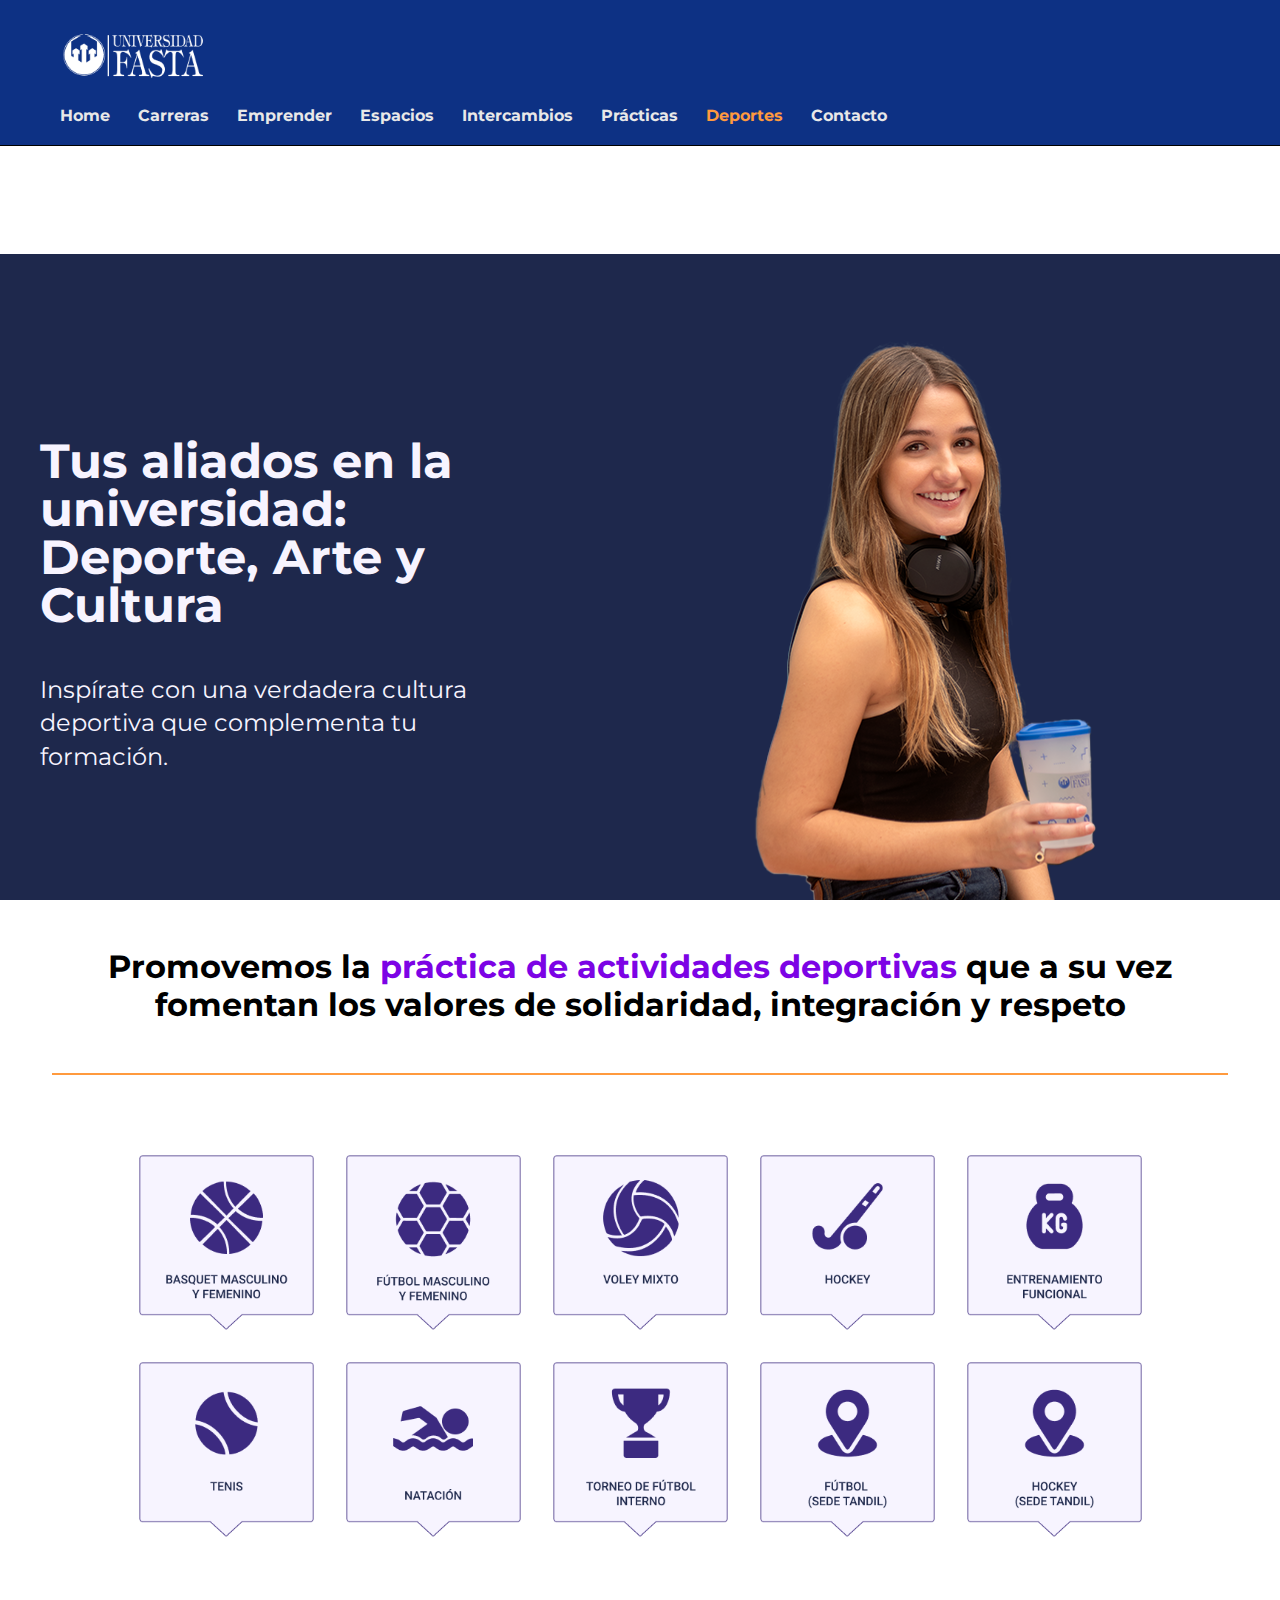
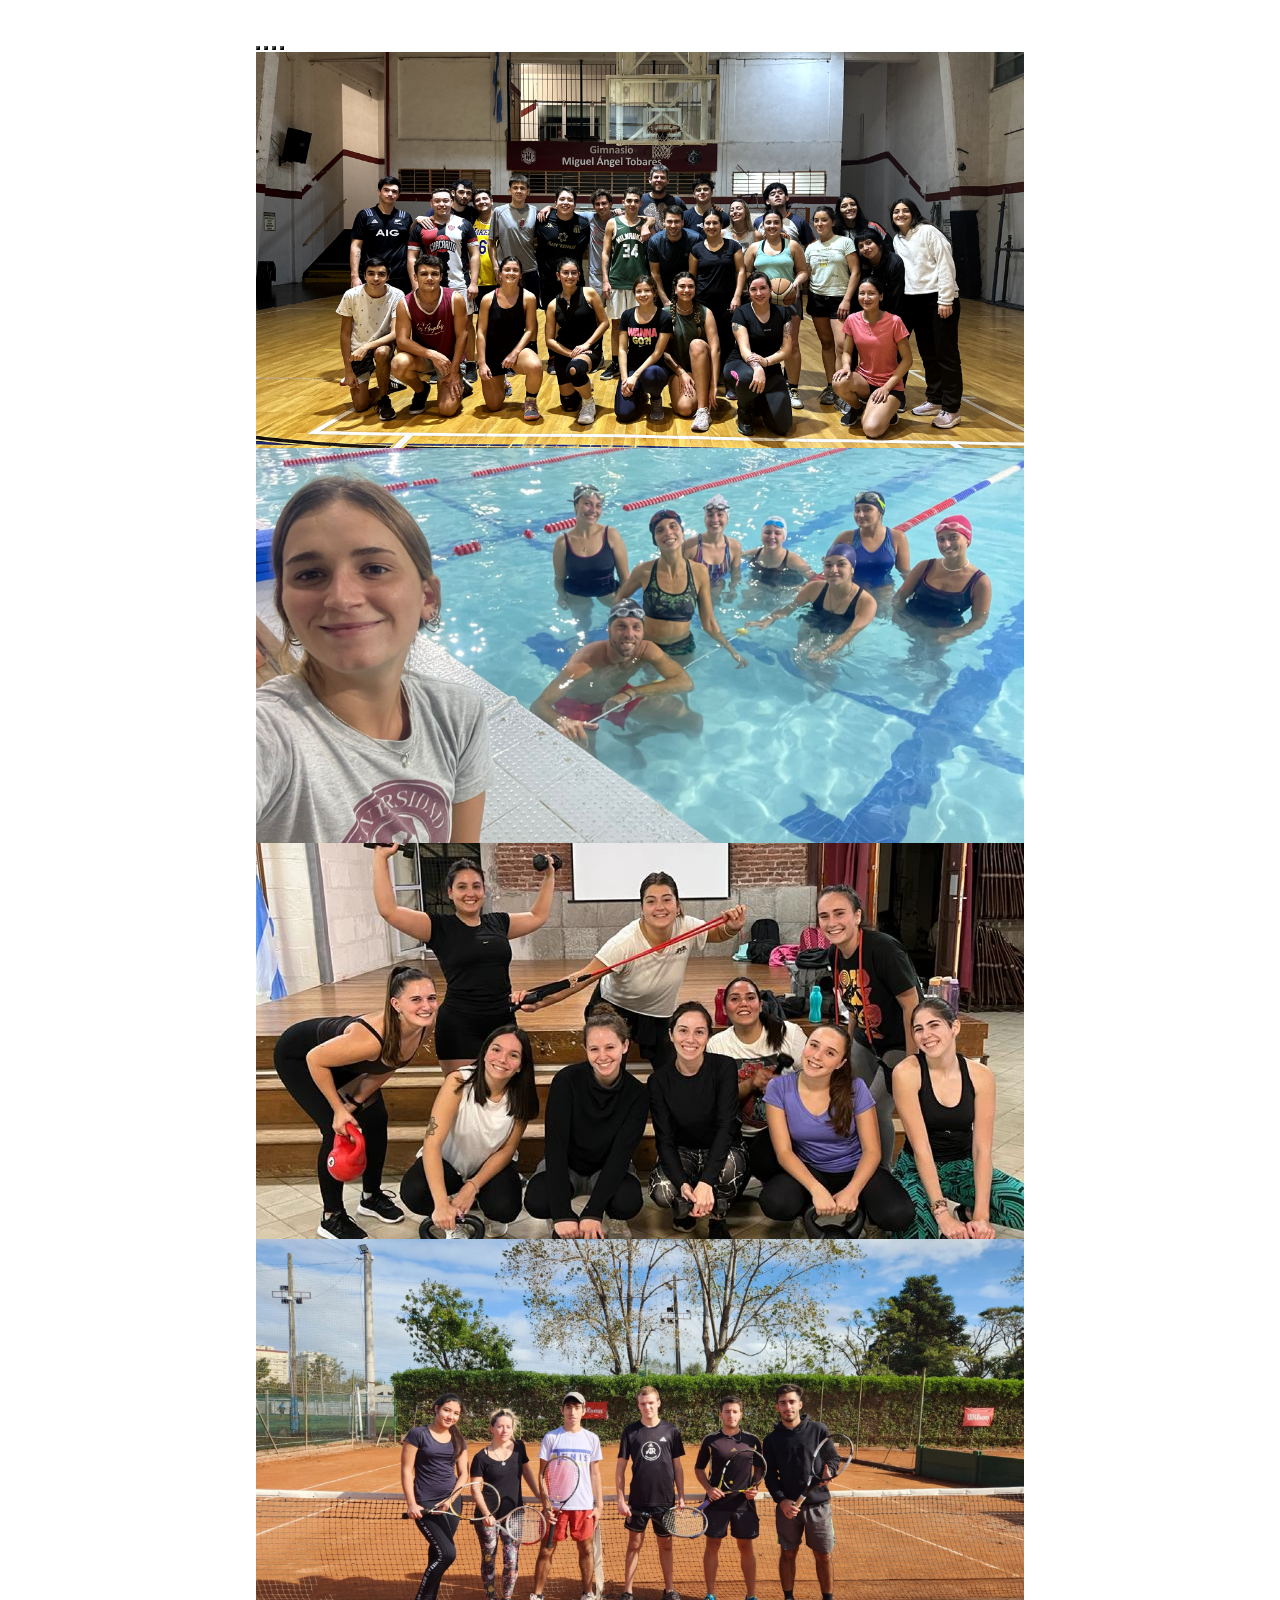
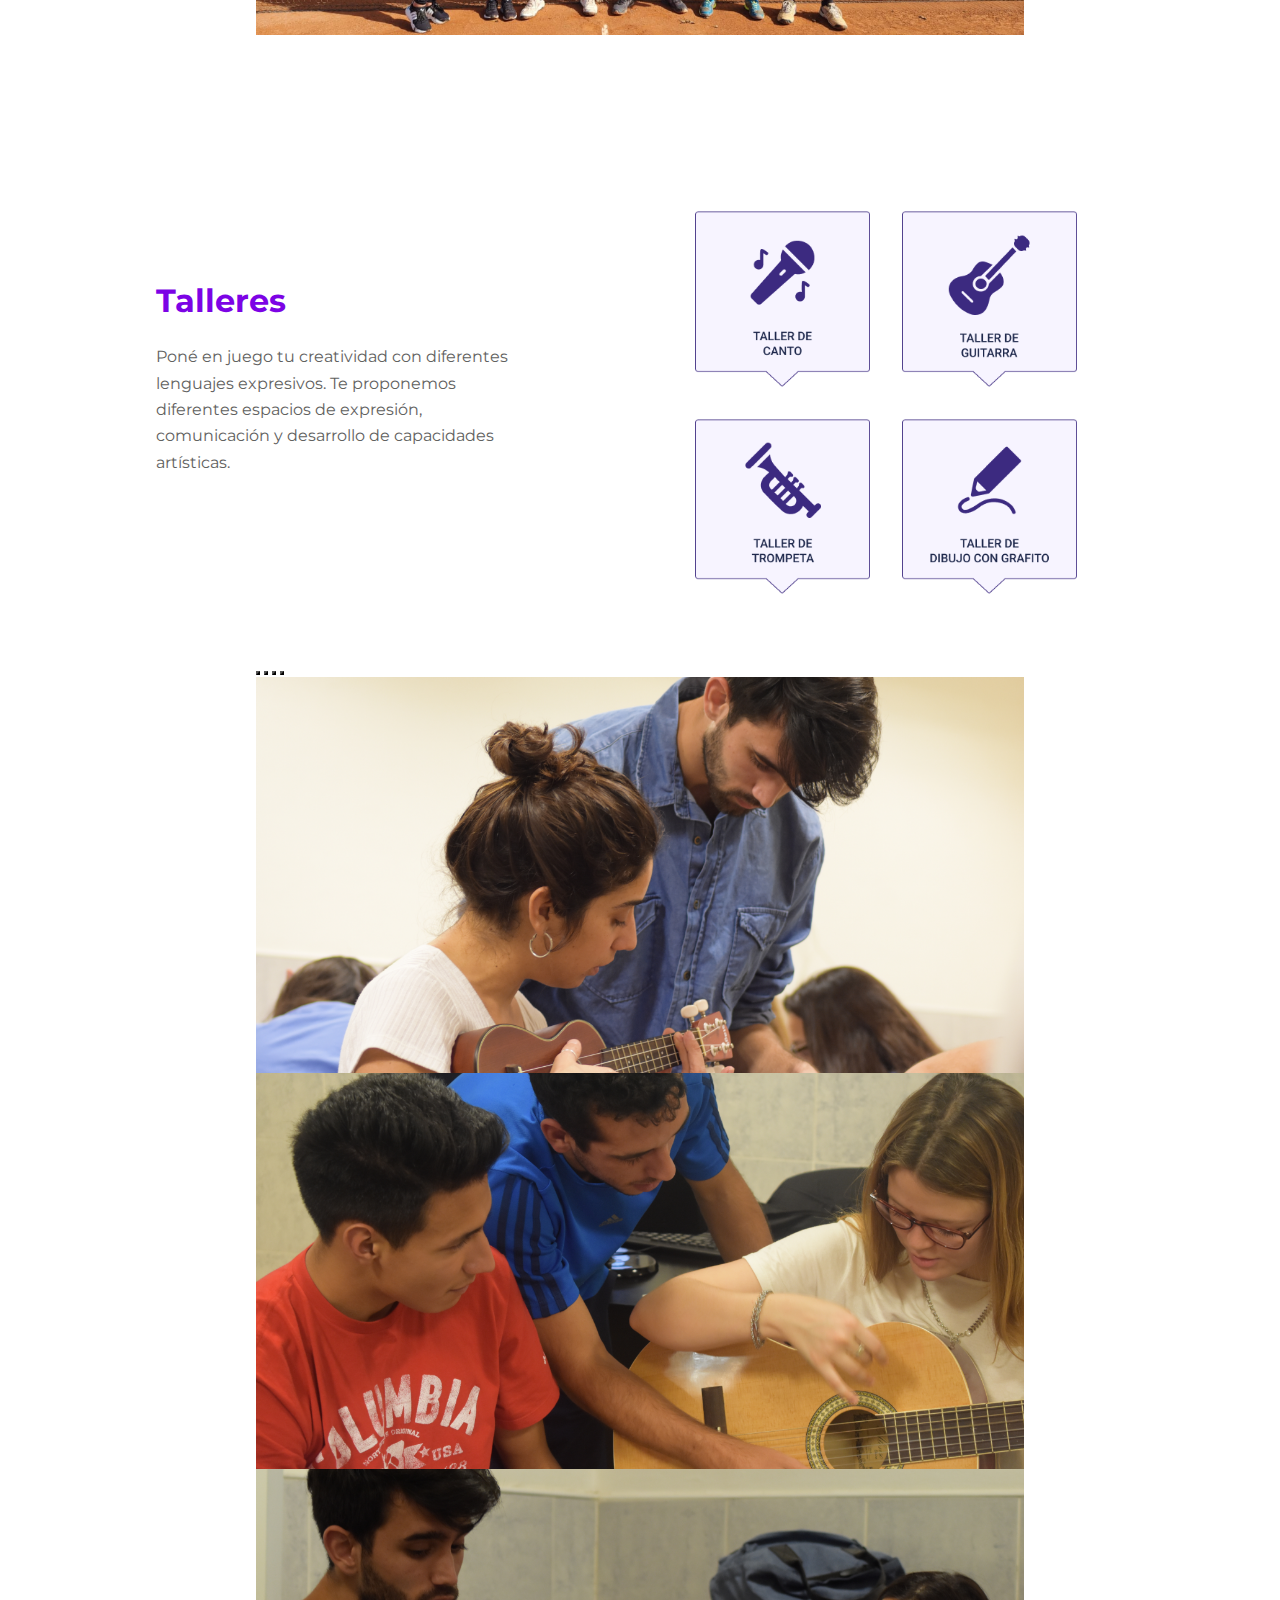
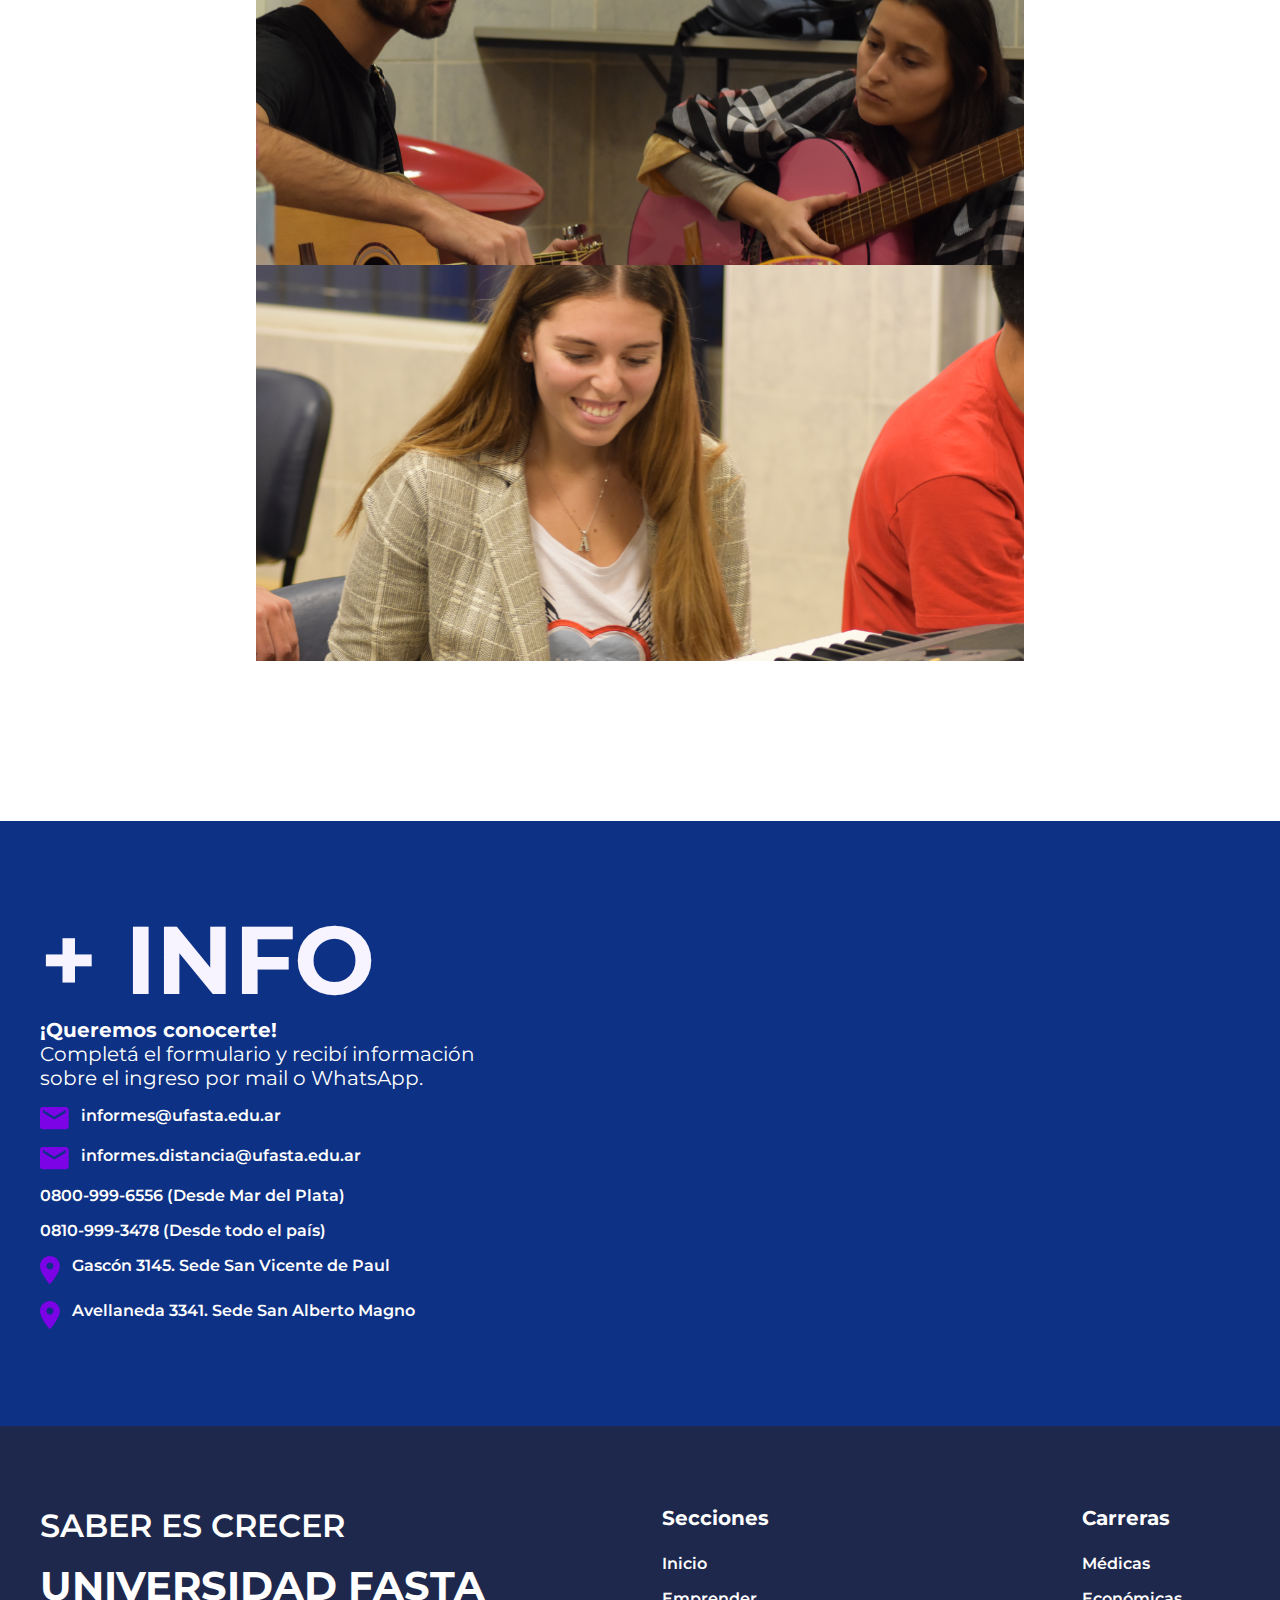
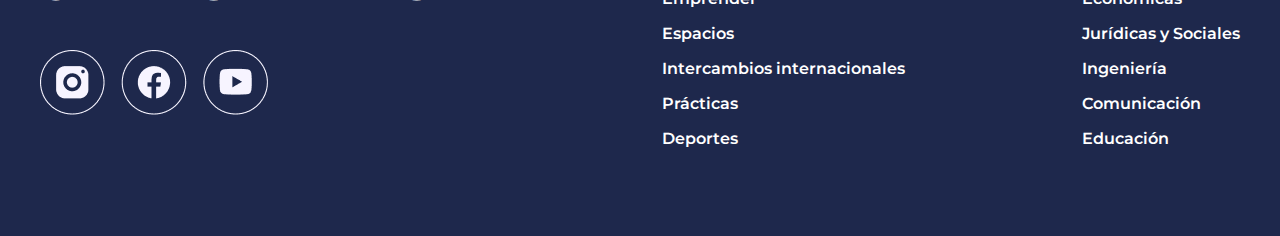
<file: bienestar.html>
<!DOCTYPE html>
<html lang="es">
  <head>
    <!-- Google Tag Manager -->
    <script>
      (function (w, d, s, l, i) {
        w[l] = w[l] || [];
        w[l].push({ "gtm.start": new Date().getTime(), event: "gtm.js" });
        var f = d.getElementsByTagName(s)[0],
          j = d.createElement(s),
          dl = l != "dataLayer" ? "&l=" + l : "";
        j.async = true;
        j.src = "https://www.googletagmanager.com/gtm.js?id=" + i + dl;
        f.parentNode.insertBefore(j, f);
      })(window, document, "script", "dataLayer", "GTM-NMFDNW9");
    </script>
    <!-- End Google Tag Manager -->
    <meta charset="UTF-8" />
    <meta name="viewport" content="width=device-width, initial-scale=1.0" />
    <title>Bienestar y deporte | UFASTA</title>
    <meta
      name="description"
      content="Actividades de bienestar y deporte que fomentan los valores de la solidaridad, integración y el respeto."
    />
    <link rel="icon" href="./media/favicon-32x32.png" />
    <link
      href="https://cdn.jsdelivr.net/npm/bootstrap@5.3.0-alpha3/dist/css/bootstrap.min.css"
      rel="stylesheet"
      integrity="sha384-KK94CHFLLe+nY2dmCWGMq91rCGa5gtU4mk92HdvYe+M/SXH301p5ILy+dN9+nJOZ"
      crossorigin="anonymous"
    />
    <script
      src="https://cdn.jsdelivr.net/npm/bootstrap@5.3.0-alpha3/dist/js/bootstrap.bundle.min.js"
      integrity="sha384-ENjdO4Dr2bkBIFxQpeoTz1HIcje39Wm4jDKdf19U8gI4ddQ3GYNS7NTKfAdVQSZe"
      crossorigin="anonymous"
    ></script>
    <link rel="stylesheet" type="text/css" href="css/styles.css" />
  </head>
  <body>
     <!-- Google Tag Manager (noscript) -->
    <noscript
      ><iframe
        src="https://www.googletagmanager.com/ns.html?id=GTM-NMFDNW9"
        height="0"
        width="0"
        style="display: none; visibility: hidden"
      ></iframe
    ></noscript>
    <!-- End Google Tag Manager (noscript) -->
    <header class="header">
      <nav class="navbar navbar-expand-xl fixed-top">
        <div class="container-fluid">
         <a href="https://www.ufasta.edu.ar/" target="_blank">
            <img
              src="./media/banner_01.png"
              class="nav-banner"
              alt="Logo de Universidad FASTA"
            />
          </a>
          <button
            class="navbar-toggler"
            type="button"
            data-bs-toggle="collapse"
            data-bs-target="#navbarNavAltMarkup"
            aria-controls="navbarNavAltMarkup"
            aria-expanded="false"
            aria-label="Toggle navigation"
          >
            <span class="navbar-toggler-icon"></span>
          </button>
          <div class="collapse navbar-collapse" id="navbarNavAltMarkup">
            <div class="navbar-nav">
              <a class="nav-link" href="index.html">Home</a>
              <a
                class="nav-link"
                href="https://www.ufasta.edu.ar/ingreso/carreras/"
                target="_blank"
                >Carreras</a
              >
              <a class="nav-link" href="incubadora.html">Emprender</a>
              <a class="nav-link" href="espacios.html">Espacios</a>
              <a class="nav-link" href="intercambios.html">Intercambios</a>
              <a class="nav-link" href="practicas.html">Prácticas</a>
              <a class="nav-link active" href="#">Deportes</a>
              <a class="nav-link" href="contacto.html">Contacto</a>
            </div>
          </div>
        </div>
      </nav>
    </header>
    <div class="deportes">
      <section class="deportes__hero">
        <div class="hero__wrapper">
          <div class="hero__content-info">
            <h1>Tus aliados en la universidad: Deporte, Arte y Cultura</h1>
            <p>
              Inspírate con una verdadera cultura deportiva que complementa tu
              formación.
            </p>
          </div>
          <div class="hero__content-image">
            <img src="media/girl-01.png" alt="deporte en ufasta" />
          </div>
        </div>
      </section>
      <section class="deportes__M1">
        <div class="M1__wrapper">
          <div class="M1__content-header">
            <div>
              <h2>
                Promovemos la
                <span>práctica de actividades deportivas</span> que a su vez
                fomentan los valores de solidaridad, integración y respeto
              </h2>
            </div>
          </div>
          <div class="M1__content-dialogs">
            <div>
              <img
                src="./media/autoplay-18.png"
                alt="básquet masculino y femenino"
              />
            </div>
            <div>
              <img
                src="./media/autoplay-19.png"
                alt="fútbol masculino y femenino"
              />
            </div>
            <div><img src="./media/autoplay-20.png" alt="voley mixto" /></div>
            <div><img src="./media/autoplay-21.png" alt="hockey" /></div>
            <div>
              <img
                src="./media/autoplay-22.png"
                alt="entrenamiento funcional"
              />
            </div>
            <div><img src="./media/autoplay-23.png" alt="tenis" /></div>
            <div><img src="./media/autoplay-24.png" alt="natación" /></div>
            <div>
              <img
                src="./media/autoplay-25.png"
                alt="torneo de fútbol interno"
              />
            </div>
            <div>
              <img src="./media/autoplay-26.png" alt="fútbol (sede tandil)" />
            </div>
            <div>
              <img src="./media/autoplay-27.png" alt="hockey (sede tandil)" />
            </div>
          </div>
          <div class="M1__content-carousel">
            <div
              id="carousel_06"
              class="carousel slide"
              data-bs-ride="carousel"
            >
              <div class="carousel-indicators">
                <button
                  type="button"
                  data-bs-target="#carousel_06"
                  data-bs-slide-to="0"
                  class="active"
                  aria-current="true"
                  aria-label="Slide 1"
                ></button>
                <button
                  type="button"
                  data-bs-target="#carousel_06"
                  data-bs-slide-to="1"
                  aria-label="Slide 2"
                ></button>
                <button
                  type="button"
                  data-bs-target="#carousel_06"
                  data-bs-slide-to="2"
                  aria-label="Slide 3"
                ></button>
                <button
                  type="button"
                  data-bs-target="#carousel_06"
                  data-bs-slide-to="3"
                  aria-label="Slide 4"
                ></button>
              </div>
              <div class="carousel-inner">
                <div class="carousel-item active">
                  <div class="carousel-item__wrapper">
                    <img
                      src="./media/deportes-01.png"
                      alt="equipo de básquet mixto en el gimnasio de UFASTA"
                    />
                  </div>
                </div>
                <div class="carousel-item">
                  <div class="carousel-item__wrapper">
                    <img
                      src="./media/deportes-02.png"
                      alt="equipo mixto de natación en la pileta de UFASTA"
                    />
                  </div>
                </div>
                <div class="carousel-item">
                  <div class="carousel-item__wrapper">
                    <img
                      src="./media/deportes-03.png"
                      alt="grupo de estudiantes unversitarias en entrenamiento funcional"
                    />
                  </div>
                </div>
                <div class="carousel-item">
                  <div class="carousel-item__wrapper">
                    <img
                      src="./media/deportes-04.png"
                      alt="grupo de estudiantes universitarios en cancha de tenis"
                    />
                  </div>
                </div>
              </div>
            </div>
          </div>
        </div>
      </section>
      <section class="deportes__M2">
        <div class="M2__wrapper">
          <div class="M2__content-header">
            <div class="M2__header-text">
              <h2>Talleres</h2>
              <p>
                Poné en juego tu creatividad con diferentes lenguajes
                expresivos. Te proponemos diferentes espacios de expresión,
                comunicación y desarrollo de capacidades artísticas.
              </p>
            </div>
            <div class="M2__header-dialogs">
              <div>
                <img src="./media/autoplay-28.png" alt="taller de canto" />
              </div>
              <div>
                <img src="./media/autoplay-29.png" alt="taller de guitarra" />
              </div>
              <div>
                <img src="./media/autoplay-30.png" alt="taller de trompeta" />
              </div>
              <div>
                <img
                  src="./media/autoplay-31.png"
                  alt="taller de dibujo con grafito"
                />
              </div>
            </div>
          </div>
          <div class="M2__content-carousel">
            <div
              id="carousel_07"
              class="carousel slide"
              data-bs-ride="carousel"
            >
              <div class="carousel-indicators">
                <button
                  type="button"
                  data-bs-target="#carousel_07"
                  data-bs-slide-to="0"
                  class="active"
                  aria-current="true"
                  aria-label="Slide 1"
                ></button>
                <button
                  type="button"
                  data-bs-target="#carousel_07"
                  data-bs-slide-to="1"
                  aria-label="Slide 2"
                ></button>
                <button
                  type="button"
                  data-bs-target="#carousel_07"
                  data-bs-slide-to="2"
                  aria-label="Slide 3"
                ></button>
                <button
                  type="button"
                  data-bs-target="#carousel_07"
                  data-bs-slide-to="3"
                  aria-label="Slide 4"
                ></button>
              </div>
              <div class="carousel-inner">
                <div class="carousel-item active">
                  <div class="carousel-item__wrapper">
                    <img
                      src="./media/deportes-05.png"
                      alt="chica estudiante de UFASTA tocando un ukelele siendo supervisada por un instructor"
                    />
                  </div>
                </div>
                <div class="carousel-item">
                  <div class="carousel-item__wrapper">
                    <img
                      src="./media/deportes-06.png"
                      alt="chica estudiante de UFASTA tocando la guitarra siendo supervisada por dos instructores"
                    />
                  </div>
                </div>
                <div class="carousel-item">
                  <div class="carousel-item__wrapper">
                    <img
                      src="./media/deportes-07.png"
                      alt="chica estudiante de UFASTA con una guitarra observando al instructor"
                    />
                  </div>
                </div>
                <div class="carousel-item">
                  <div class="carousel-item__wrapper">
                    <img
                      src="./media/deportes-08.png"
                      alt="chica estudiante de UFASTA frente a un teclado en un taller de música"
                    />
                  </div>
                </div>
              </div>
            </div>
          </div>
        </div>
      </section>
      <section id="deportes-form" class="website__form">
        <div class="form__wrapper">
          <div class="form__content-text">
            <p>+ INFO</p>
            <p>¡Queremos conocerte!</p>
            <p>
              Completá el formulario y recibí información sobre el ingreso por
              mail o WhatsApp.
            </p>
            <div class="form__text-full">
              <img src="./media/logo-email.svg" alt="logo email" />
              <p>informes@ufasta.edu.ar</p>
            </div>
            <div class="form__text-full">
              <img src="./media/logo-email.svg" alt="logo email" />
              <p>informes.distancia@ufasta.edu.ar</p>
            </div>
            <div class="form__text-simple">
              <p>0800-999-6556 <span>(Desde Mar del Plata)</span></p>
            </div>
            <div class="form__text-simple">
              <p>0810-999-3478 <span>(Desde todo el país)</span></p>
            </div>
            <div class="form__text-full">
              <img src="./media/logo-location.svg" alt="logo ubicación" />
              <p>Gascón 3145. Sede San Vicente de Paul</p>
            </div>
            <div class="form__text-full">
              <img src="./media/logo-location.svg" alt="logo ubicación" />
              <p>Avellaneda 3341. Sede San Alberto Magno</p>
            </div>
          </div>
          <div class="form__content-main">
             <div class="embed-container">
              <iframe
                id="iFrameFormDesktop"
                src=""
                frameborder="0"
                allowfullscreen
              ></iframe>
            </div>
            <script type="text/javascript">
              let origen = "5";

              //SETEA LA URL BASE PARA EL IFRAME
              let urlIframe =
                "https://apps.ufasta.edu.ar/inscripciones/formconsulta/?origen=" +
                origen +
                "&sede=F";
              //OBTIENE LA URL DE RETORNO EN BASE A LA CARRERA O LA FACULTAD SEGUN CORRESPONDA
              let urlRetorno = setRetURL("%%carrera%%");

              //AGREGA A LA URL DEL IFRAME EL PARAMETRO retURL CON EL VALOR OBTENIDO
              urlIframe = urlIframe + "&retURL=" + urlRetorno;
              console.log("urlIframe:  ", urlIframe);
              //SETEA AL ATRIBUTO SRC DEL IFRAME CON LA URL CORRECTA.
              document.getElementById("iFrameFormDesktop").src = urlIframe;

              //FUNCION PARA OBTENER LA URL DE RETORNO SEGUN CARRERA
              // SEGUN EL SHORTCODE SE PODRIA PONER UNA FUNCION QUE OBTENGA POR FACULTAD O POR CARRERA SEGUN CORRESPONDA
              function setRetURL(codigoCarrera) {
                let retUrl =
                  "https://www.ufasta.edu.ar/ingreso/feedback-formulario-ingreso/";
                return retUrl;
              }

              window.addEventListener(
                "message",
                (event) => {
                  // Do we trust the sender of this message?
                  if (event.origin !== "https://apps.ufasta.edu.ar") return;

                  //REDIRECCIONAR
                  if (event.data == "OK") {
                    window.location.replace(urlRetorno);
                  }
                },
                false
              );
            </script>
          </div>
          </div>
        </div>
      </section>
    </div>
    <footer>
      <div class="footer__wrapper">
        <div class="footer__header">
          <p>SABER ES CRECER</p>
          <p>UNIVERSIDAD FASTA</p>
          <div>
            <a
              href="https://www.instagram.com/universidad_fasta/"
              target="_blank"
            >
              <img src="./media/logo-instagram.png" alt="logo instagram" />
            </a>
            <a href="https://www.facebook.com/UniversidadFASTA/" target="_blank"
              ><img src="./media/logo-facebook.png" alt="logo facebook"
            /></a>
            <a
              href="https://www.youtube.com/user/UniversidadFASTA"
              target="_blank"
              ><img src="./media/logo-youtube.png" alt="logo youtube"
            /></a>
          </div>
        </div>
        <div class="column">
          <p>Secciones</p>
          <a href="index.html">Inicio</a>
          <a href="incubadora.html">Emprender</a>
          <a href="espacios.html">Espacios</a>
          <a href="intercambios.html">Intercambios internacionales</a>
          <a href="practicas.html">Prácticas</a>
          <a href="#">Deportes</a>
        </div>
        <div class="column">
          <p>Carreras</p>
          <a href="https://www.ufasta.edu.ar/ingreso/carreras/" target="_blank"
            >Médicas</a
          >
          <a href="https://www.ufasta.edu.ar/ingreso/carreras/" target="_blank"
            >Económicas</a
          >
          <a href="https://www.ufasta.edu.ar/ingreso/carreras/" target="_blank"
            >Jurídicas y Sociales</a
          >
          <a href="https://www.ufasta.edu.ar/ingreso/carreras/" target="_blank"
            >Ingeniería</a
          >
          <a href="https://www.ufasta.edu.ar/ingreso/carreras/" target="_blank"
            >Comunicación</a
          >
          <a href="https://www.ufasta.edu.ar/ingreso/carreras/" target="_blank"
            >Educación</a
          >
        </div>
      </div>
    </footer>
  </body>
</html>
</file>
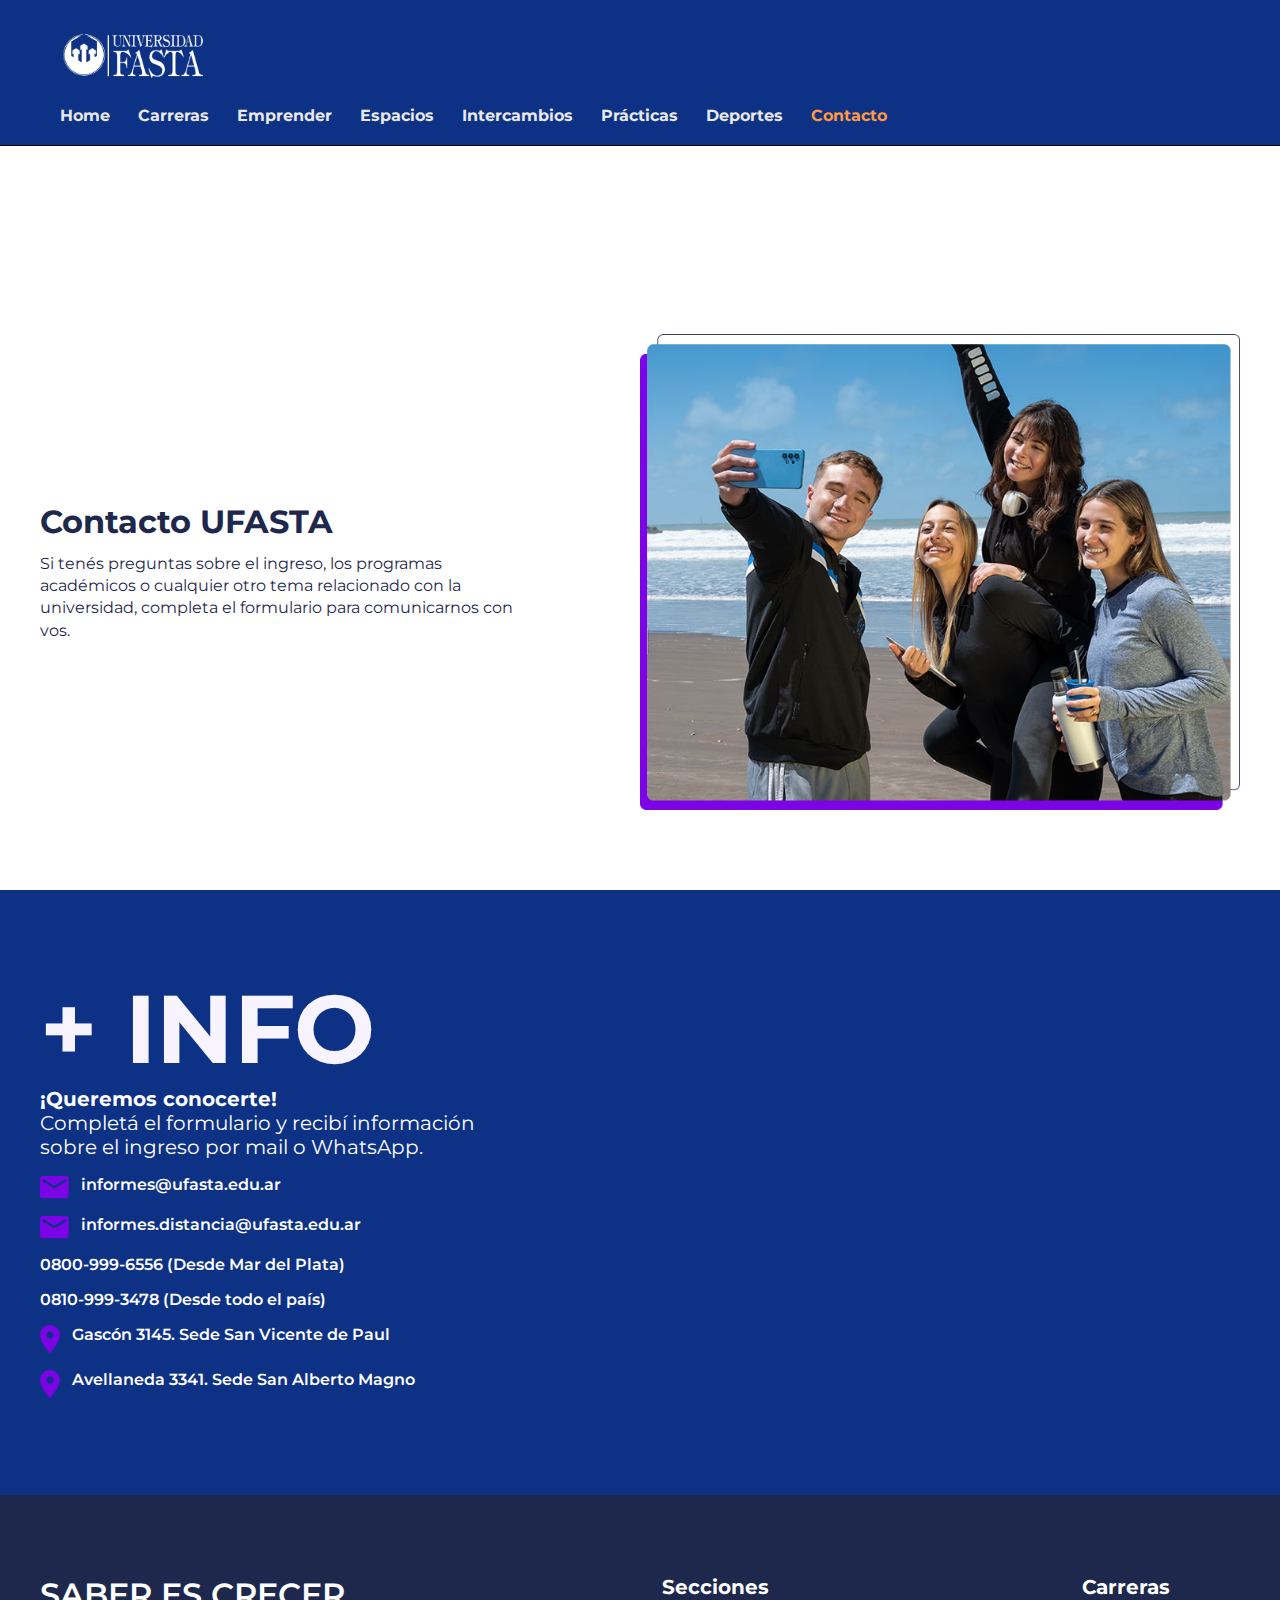
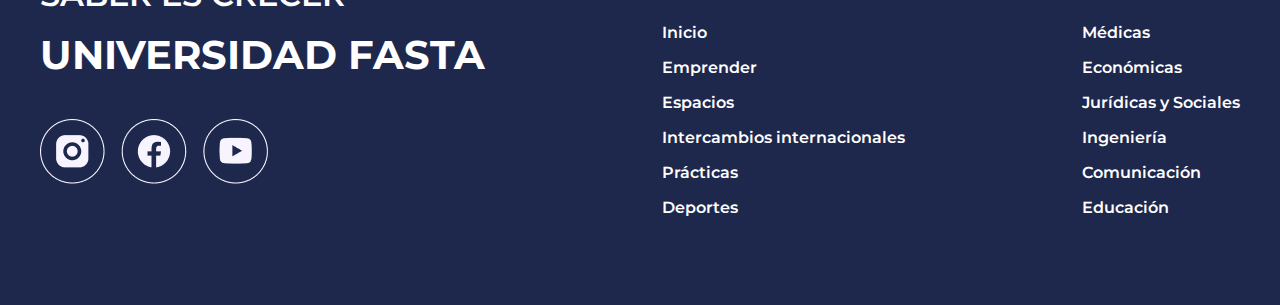
<file: contacto.html>
<!DOCTYPE html>
<html lang="es">
  <head>
    <!-- Google Tag Manager -->
    <script>
      (function (w, d, s, l, i) {
        w[l] = w[l] || [];
        w[l].push({ "gtm.start": new Date().getTime(), event: "gtm.js" });
        var f = d.getElementsByTagName(s)[0],
          j = d.createElement(s),
          dl = l != "dataLayer" ? "&l=" + l : "";
        j.async = true;
        j.src = "https://www.googletagmanager.com/gtm.js?id=" + i + dl;
        f.parentNode.insertBefore(j, f);
      })(window, document, "script", "dataLayer", "GTM-NMFDNW9");
    </script>
    <!-- End Google Tag Manager -->
    <meta charset="UTF-8" />
    <meta name="viewport" content="width=device-width, initial-scale=1.0" />
    <title>Contacto | FASTA</title>
    <link rel="icon" href="./media/favicon-32x32.png" />
    <link
      href="https://cdn.jsdelivr.net/npm/bootstrap@5.3.0-alpha3/dist/css/bootstrap.min.css"
      rel="stylesheet"
      integrity="sha384-KK94CHFLLe+nY2dmCWGMq91rCGa5gtU4mk92HdvYe+M/SXH301p5ILy+dN9+nJOZ"
      crossorigin="anonymous"
    />
    <script
      src="https://cdn.jsdelivr.net/npm/bootstrap@5.3.0-alpha3/dist/js/bootstrap.bundle.min.js"
      integrity="sha384-ENjdO4Dr2bkBIFxQpeoTz1HIcje39Wm4jDKdf19U8gI4ddQ3GYNS7NTKfAdVQSZe"
      crossorigin="anonymous"
    ></script>
    <link rel="stylesheet" type="text/css" href="css/styles.css" />
  </head>
  <body>
     <!-- Google Tag Manager (noscript) -->
    <noscript
      ><iframe
        src="https://www.googletagmanager.com/ns.html?id=GTM-NMFDNW9"
        height="0"
        width="0"
        style="display: none; visibility: hidden"
      ></iframe
    ></noscript>
    <!-- End Google Tag Manager (noscript) -->
    <header class="header">
      <nav class="navbar navbar-expand-xl fixed-top">
        <div class="container-fluid">
          <a href="https://www.ufasta.edu.ar/" target="_blank">
            <img
              src="./media/banner_01.png"
              class="nav-banner"
              alt="Logo de Universidad FASTA"
            />
          </a>
          <button
            class="navbar-toggler"
            type="button"
            data-bs-toggle="collapse"
            data-bs-target="#navbarNavAltMarkup"
            aria-controls="navbarNavAltMarkup"
            aria-expanded="false"
            aria-label="Toggle navigation"
          >
            <span class="navbar-toggler-icon"></span>
          </button>
          <div class="collapse navbar-collapse" id="navbarNavAltMarkup">
            <div class="navbar-nav">
              <a class="nav-link" href="index.html">Home</a>
              <a
                class="nav-link"
                href="https://www.ufasta.edu.ar/ingreso/carreras/"
                target="_blank"
                >Carreras</a
              >
              <a class="nav-link" href="incubadora.html">Emprender</a>
              <a class="nav-link" href="espacios.html">Espacios</a>
              <a class="nav-link" href="intercambios.html">Intercambios</a>
              <a class="nav-link" href="practicas.html">Prácticas</a>
              <a class="nav-link" href="bienestar.html">Deportes</a>
              <a class="nav-link active" href="#">Contacto</a>
            </div>
          </div>
        </div>
      </nav>
    </header>
    <div class="contacto">
      <section class="contacto__M1">
        <div class="M1__wrapper">
          <div class="M1__content-text">
            <h1>Contacto UFASTA</h1>
            <p>
              Si tenés preguntas sobre el ingreso, los programas académicos o
              cualquier otro tema relacionado con la universidad, completa el
              formulario para comunicarnos con vos.
            </p>
          </div>
          <div class="M1__content-image">
            <img
              src="./media/people-01.png"
              alt="estudiantes sonriendo en una plata de Mar del Plata"
            />
          </div>
        </div>
      </section>
      <section id="contacto-form" class="website__form">
        <div class="form__wrapper">
          <div class="form__content-text">
            <p>+ INFO</p>
            <p>¡Queremos conocerte!</p>
            <p>
              Completá el formulario y recibí información sobre el ingreso por
              mail o WhatsApp.
            </p>
            <div class="form__text-full">
              <img src="./media/logo-email.svg" alt="logo email" />
              <p>informes@ufasta.edu.ar</p>
            </div>
            <div class="form__text-full">
              <img src="./media/logo-email.svg" alt="logo email" />
              <p>informes.distancia@ufasta.edu.ar</p>
            </div>
            <div class="form__text-simple">
              <p>0800-999-6556 <span>(Desde Mar del Plata)</span></p>
            </div>
            <div class="form__text-simple">
              <p>0810-999-3478 <span>(Desde todo el país)</span></p>
            </div>
            <div class="form__text-full">
              <img src="./media/logo-location.svg" alt="logo ubicación" />
              <p>Gascón 3145. Sede San Vicente de Paul</p>
            </div>
            <div class="form__text-full">
              <img src="./media/logo-location.svg" alt="logo ubicación" />
              <p>Avellaneda 3341. Sede San Alberto Magno</p>
            </div>
          </div>
          <div class="form__content-main">
          <div class="embed-container">
              <iframe
                id="iFrameFormDesktop"
                src=""
                frameborder="0"
                allowfullscreen
              ></iframe>
            </div>
            <script type="text/javascript">
              let origen = "5";

              //SETEA LA URL BASE PARA EL IFRAME
              let urlIframe =
                "https://apps.ufasta.edu.ar/inscripciones/formconsulta/?origen=" +
                origen +
                "&sede=F";
              //OBTIENE LA URL DE RETORNO EN BASE A LA CARRERA O LA FACULTAD SEGUN CORRESPONDA
              let urlRetorno = setRetURL("%%carrera%%");

              //AGREGA A LA URL DEL IFRAME EL PARAMETRO retURL CON EL VALOR OBTENIDO
              urlIframe = urlIframe + "&retURL=" + urlRetorno;
              console.log("urlIframe:  ", urlIframe);
              //SETEA AL ATRIBUTO SRC DEL IFRAME CON LA URL CORRECTA.
              document.getElementById("iFrameFormDesktop").src = urlIframe;

              //FUNCION PARA OBTENER LA URL DE RETORNO SEGUN CARRERA
              // SEGUN EL SHORTCODE SE PODRIA PONER UNA FUNCION QUE OBTENGA POR FACULTAD O POR CARRERA SEGUN CORRESPONDA
              function setRetURL(codigoCarrera) {
                let retUrl =
                  "https://www.ufasta.edu.ar/ingreso/feedback-formulario-ingreso/";
                return retUrl;
              }

              window.addEventListener(
                "message",
                (event) => {
                  // Do we trust the sender of this message?
                  if (event.origin !== "https://apps.ufasta.edu.ar") return;

                  //REDIRECCIONAR
                  if (event.data == "OK") {
                    window.location.replace(urlRetorno);
                  }
                },
                false
              );
            </script>
          </div>
          </div>
        </div>
      </section>
    </div>
    <footer>
      <div class="footer__wrapper">
        <div class="footer__header">
          <p>SABER ES CRECER</p>
          <p>UNIVERSIDAD FASTA</p>
          <div>
            <a
              href="https://www.instagram.com/universidad_fasta/"
              target="_blank"
              ><img src="./media/logo-instagram.png" alt="logo instagram"
            /></a>
            <a href="https://www.facebook.com/UniversidadFASTA/" target="_blank"
              ><img src="./media/logo-facebook.png" alt="logo facebook"
            /></a>
            <a
              href="https://www.youtube.com/user/UniversidadFASTA"
              target="_blank"
              ><img src="./media/logo-youtube.png" alt="logo youtube"
            /></a>
          </div>
        </div>
        <div class="column">
          <p>Secciones</p>
          <a href="index.html">Inicio</a>
          <a href="incubadora.html">Emprender</a>
          <a href="espacios.html">Espacios</a>
          <a href="intercambios.html">Intercambios internacionales</a>
          <a href="practicas.html">Prácticas</a>
          <a href="bienestar.html">Deportes</a>
        </div>
        <div class="column">
          <p>Carreras</p>
          <a href="https://www.ufasta.edu.ar/ingreso/carreras/" target="_blank"
            >Médicas</a
          >
          <a href="https://www.ufasta.edu.ar/ingreso/carreras/" target="_blank"
            >Económicas</a
          >
          <a href="https://www.ufasta.edu.ar/ingreso/carreras/" target="_blank"
            >Jurídicas y Sociales</a
          >
          <a href="https://www.ufasta.edu.ar/ingreso/carreras/" target="_blank"
            >Ingeniería</a
          >
          <a href="https://www.ufasta.edu.ar/ingreso/carreras/" target="_blank"
            >Comunicación</a
          >
          <a href="https://www.ufasta.edu.ar/ingreso/carreras/" target="_blank"
            >Educación</a
          >
        </div>
      </div>
    </footer>
  </body>
</html>
</file>
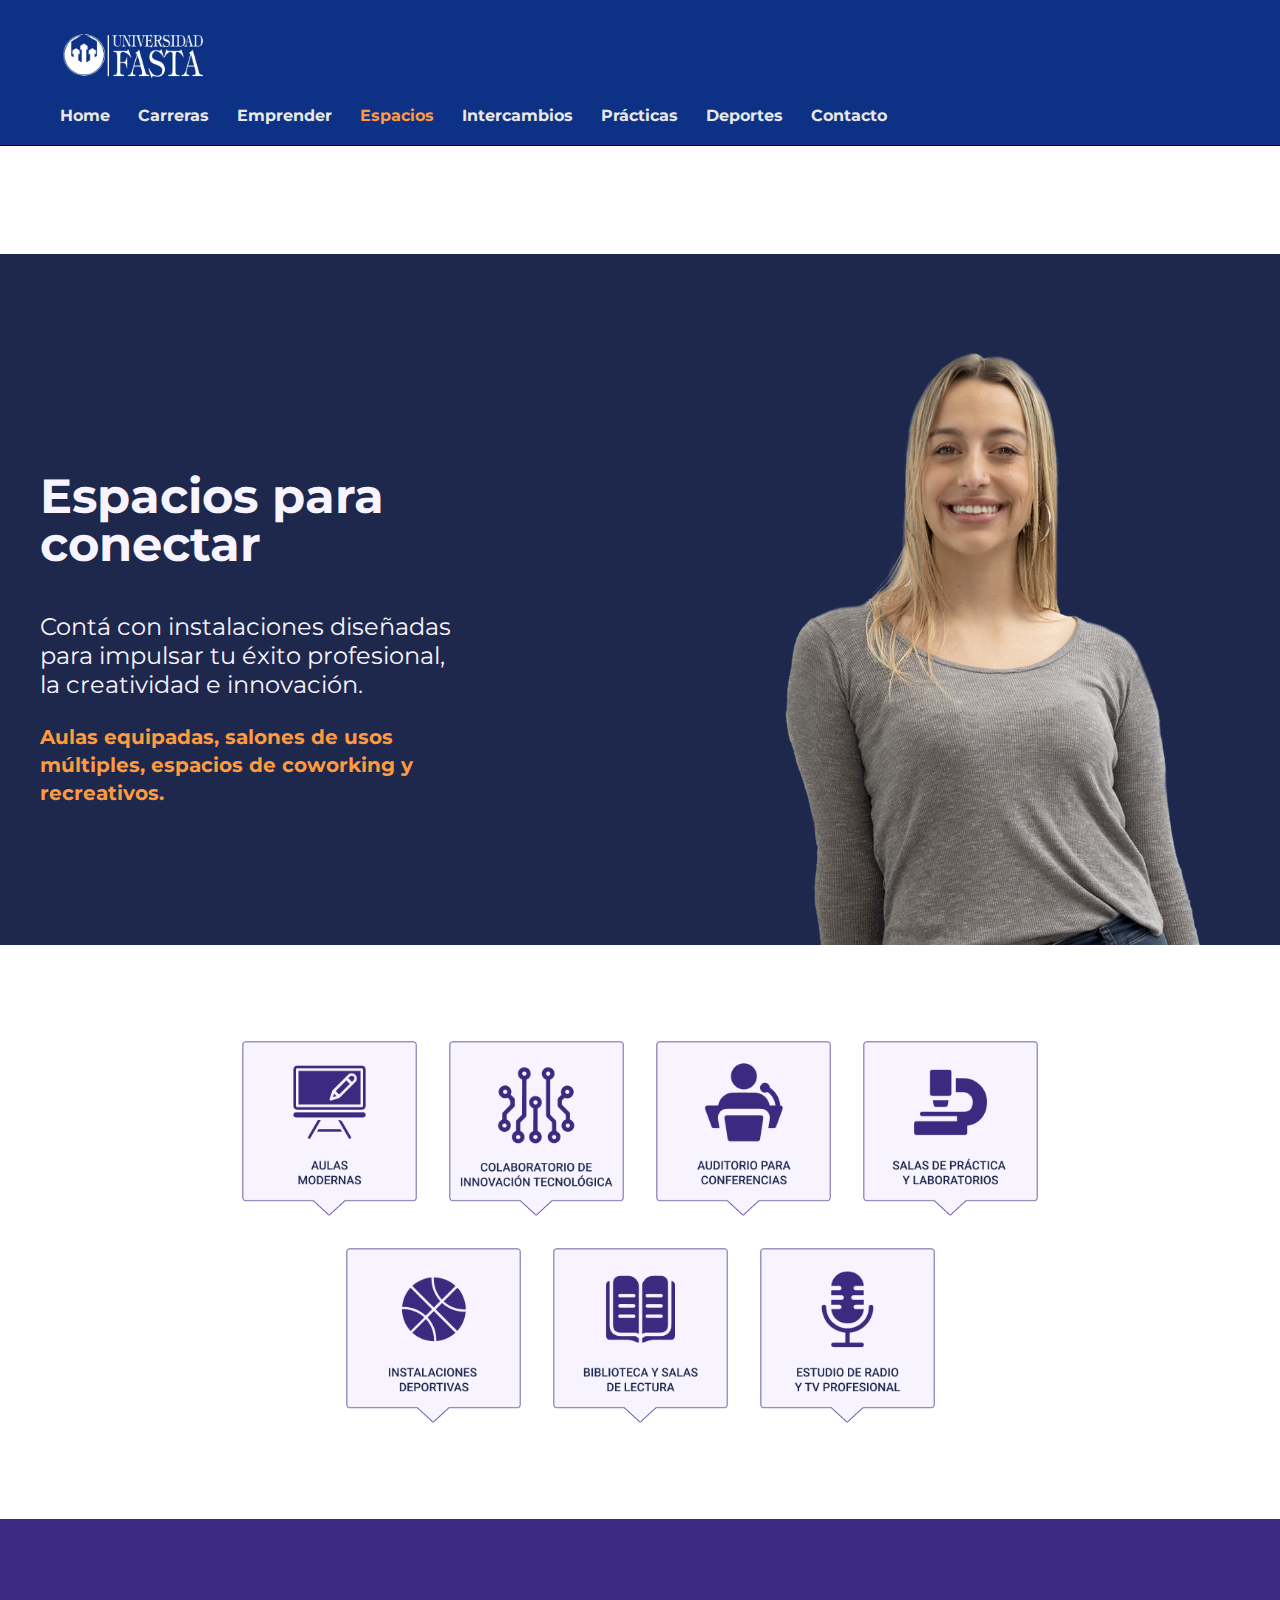
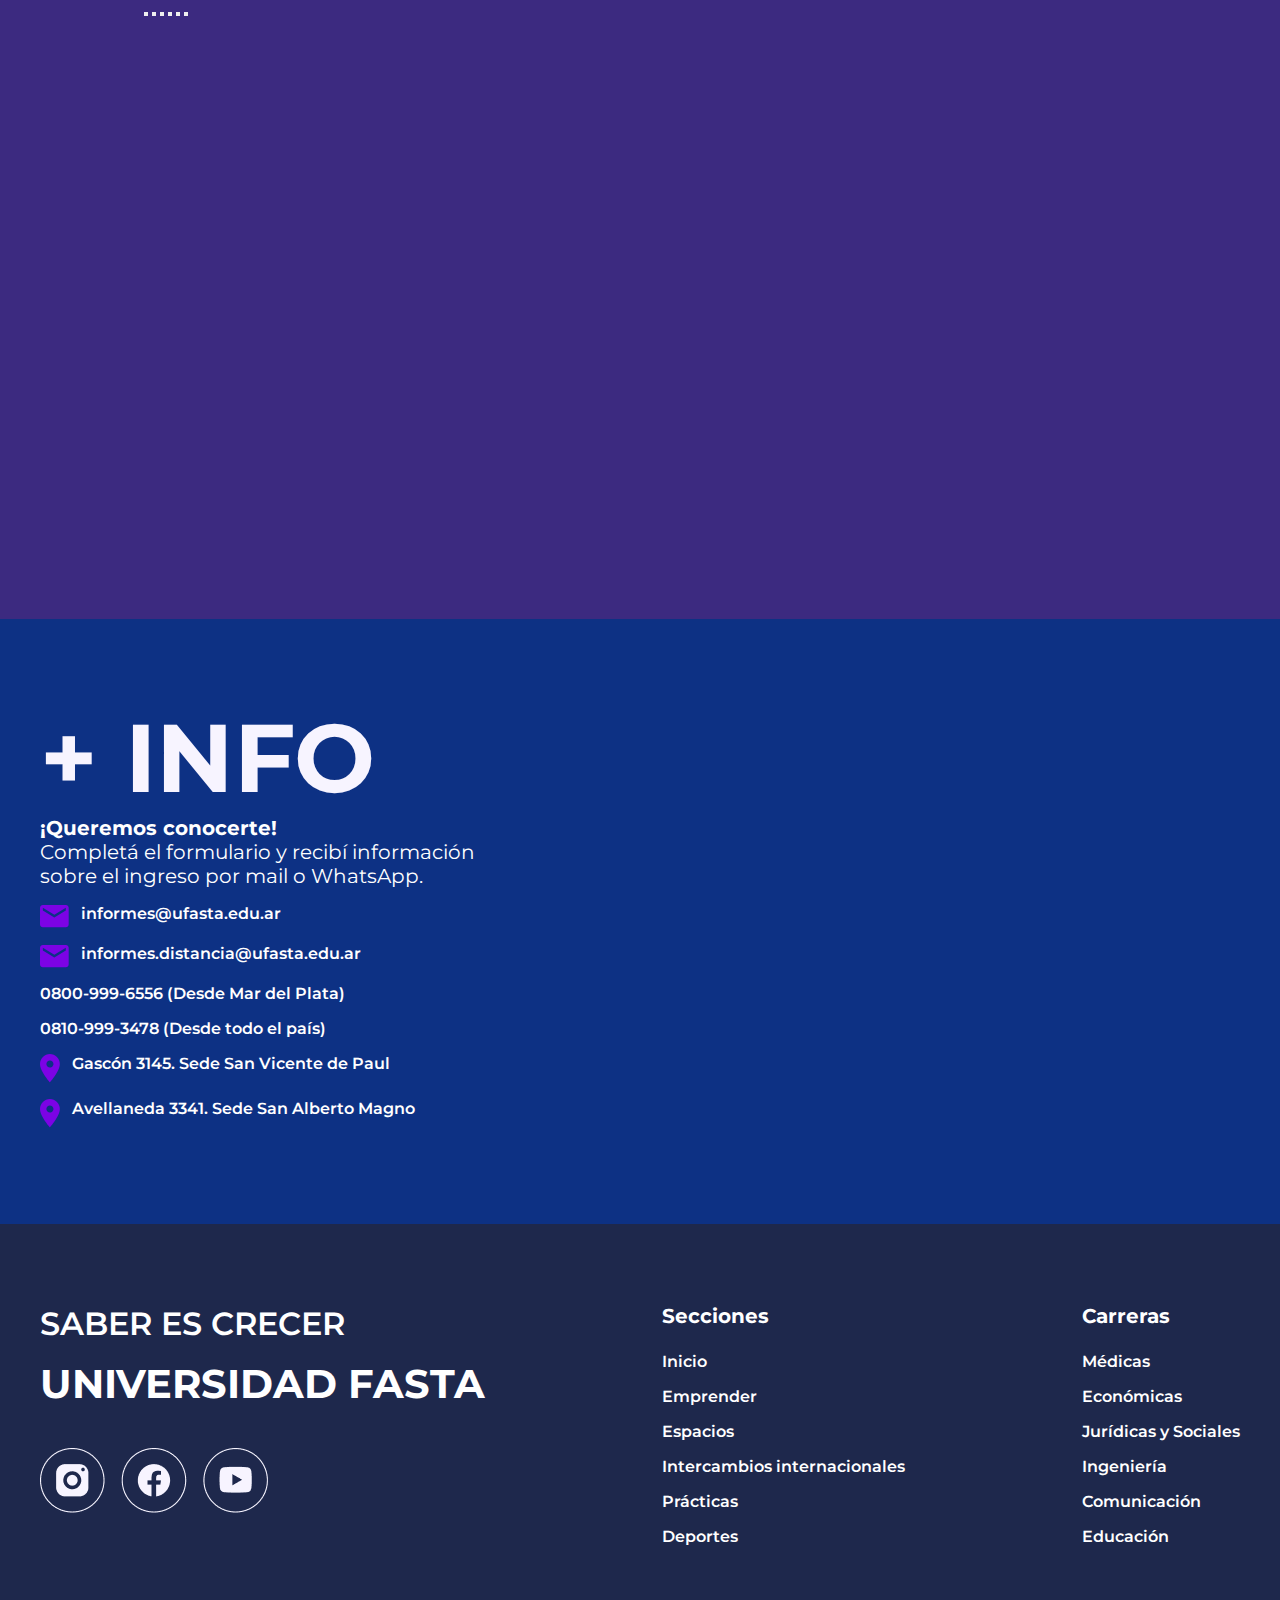
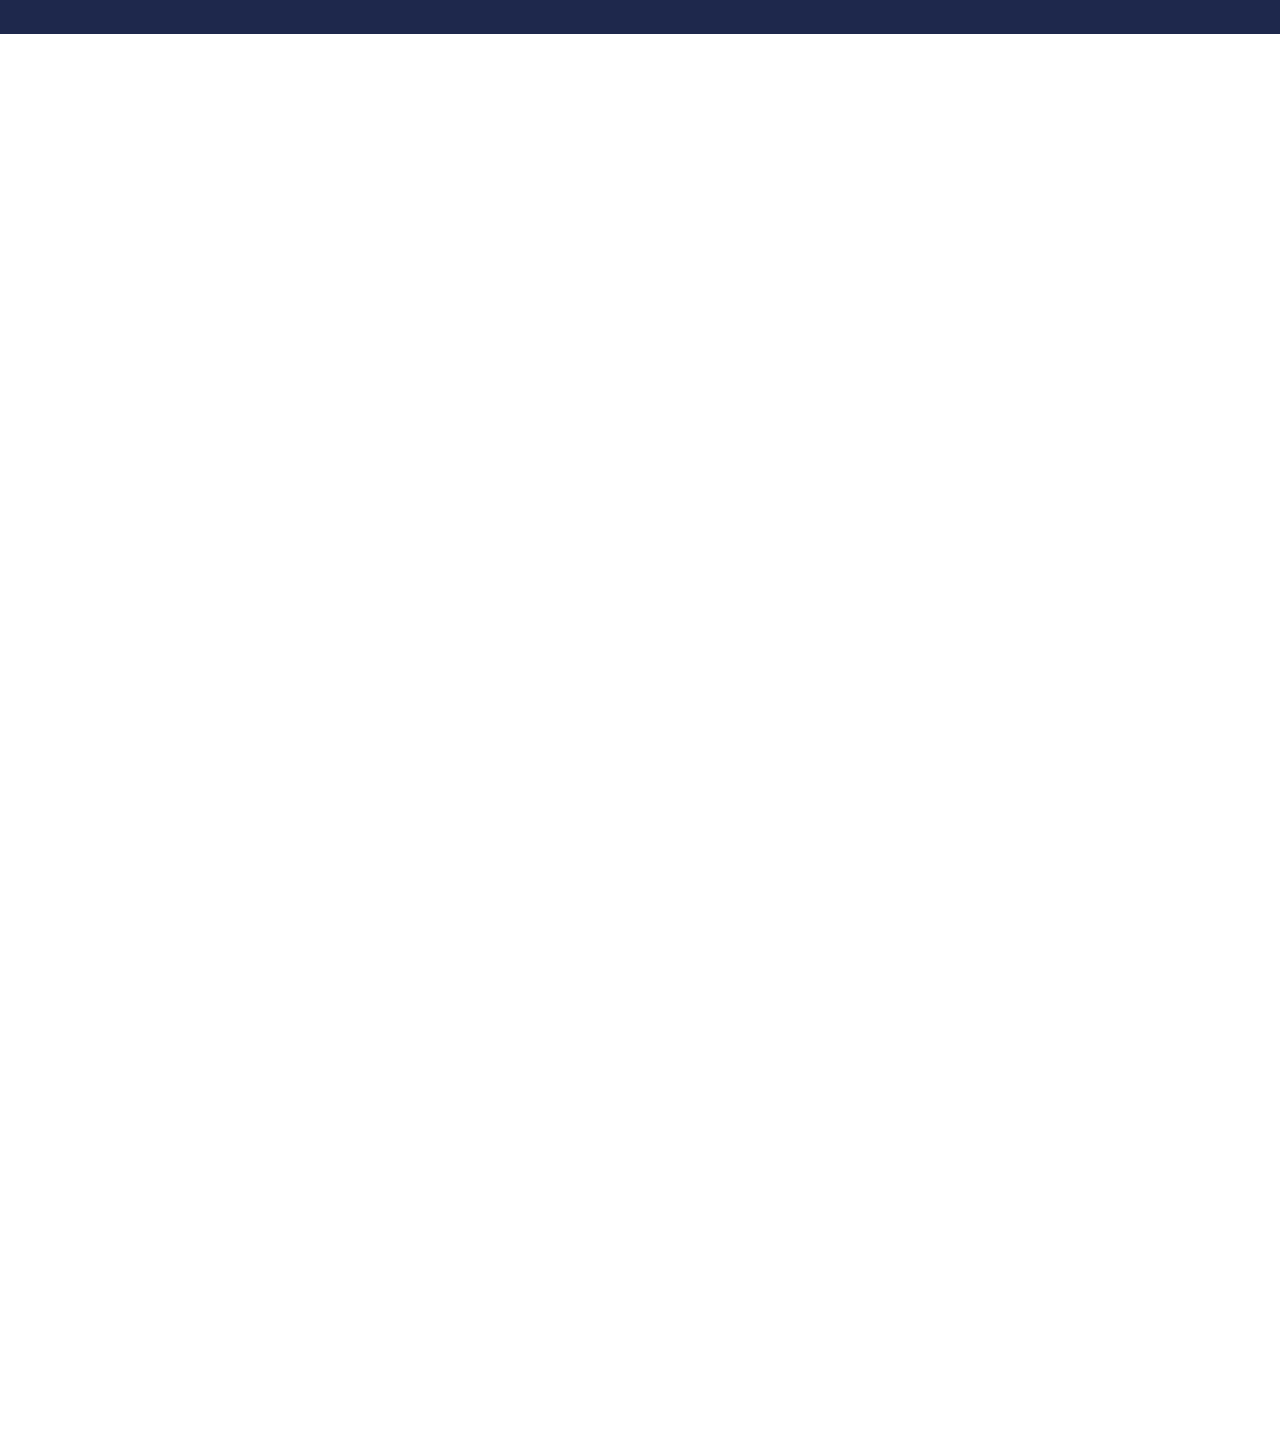
<file: espacios.html>
<!DOCTYPE html>
<html lang="es">
  <head>
    <!-- Google Tag Manager -->
    <script>
      (function (w, d, s, l, i) {
        w[l] = w[l] || [];
        w[l].push({ "gtm.start": new Date().getTime(), event: "gtm.js" });
        var f = d.getElementsByTagName(s)[0],
          j = d.createElement(s),
          dl = l != "dataLayer" ? "&l=" + l : "";
        j.async = true;
        j.src = "https://www.googletagmanager.com/gtm.js?id=" + i + dl;
        f.parentNode.insertBefore(j, f);
      })(window, document, "script", "dataLayer", "GTM-NMFDNW9");
    </script>
    <!-- End Google Tag Manager -->
    <meta charset="UTF-8" />
    <meta name="viewport" content="width=device-width, initial-scale=1.0" />
    <title>Espacios e instalaciones | UFASTA</title>
    <meta
      name="description"
      content="Espacios diseñados para desarrollar una destacada vida académica, impulsando la creatividad y la innovación."
    />
    <link rel="icon" href="./media/favicon-32x32.png" />
    <link
      href="https://cdn.jsdelivr.net/npm/bootstrap@5.3.0-alpha3/dist/css/bootstrap.min.css"
      rel="stylesheet"
      integrity="sha384-KK94CHFLLe+nY2dmCWGMq91rCGa5gtU4mk92HdvYe+M/SXH301p5ILy+dN9+nJOZ"
      crossorigin="anonymous"
    />
    <script
      src="https://cdn.jsdelivr.net/npm/bootstrap@5.3.0-alpha3/dist/js/bootstrap.bundle.min.js"
      integrity="sha384-ENjdO4Dr2bkBIFxQpeoTz1HIcje39Wm4jDKdf19U8gI4ddQ3GYNS7NTKfAdVQSZe"
      crossorigin="anonymous"
    ></script>
    <link rel="stylesheet" type="text/css" href="css/styles.css" />
  </head>
  <body>
     <!-- Google Tag Manager (noscript) -->
    <noscript
      ><iframe
        src="https://www.googletagmanager.com/ns.html?id=GTM-NMFDNW9"
        height="0"
        width="0"
        style="display: none; visibility: hidden"
      ></iframe
    ></noscript>
    <!-- End Google Tag Manager (noscript) -->
    <header class="header">
      <nav class="navbar navbar-expand-xl fixed-top">
        <div class="container-fluid">
        <a href="https://www.ufasta.edu.ar/" target="_blank">
            <img
              src="./media/banner_01.png"
              class="nav-banner"
              alt="Logo de Universidad FASTA"
            />
          </a>
          <button
            class="navbar-toggler"
            type="button"
            data-bs-toggle="collapse"
            data-bs-target="#navbarNavAltMarkup"
            aria-controls="navbarNavAltMarkup"
            aria-expanded="false"
            aria-label="Toggle navigation"
          >
            <span class="navbar-toggler-icon"></span>
          </button>
          <div class="collapse navbar-collapse" id="navbarNavAltMarkup">
            <div class="navbar-nav">
              <a class="nav-link" href="index.html">Home</a>
              <a
                class="nav-link"
                href="https://www.ufasta.edu.ar/ingreso/carreras/"
                target="_blank"
                >Carreras</a
              >
              <a class="nav-link" href="incubadora.html">Emprender</a>
              <a class="nav-link active" href="#">Espacios</a>
              <a class="nav-link" href="intercambios.html">Intercambios</a>
              <a class="nav-link" href="practicas.html">Prácticas</a>
              <a class="nav-link" href="bienestar.html">Deportes</a>
              <a class="nav-link" href="contacto.html">Contacto</a>
            </div>
          </div>
        </div>
      </nav>
    </header>
    <div class="espacios">
      <section class="espacios__hero">
        <div class="hero__wrapper">
          <div class="hero__content-info">
            <h1>Espacios para conectar</h1>
            <p>
              Contá con instalaciones diseñadas para impulsar tu éxito
              profesional, la creatividad e innovación.
            </p>
            <p>
              Aulas equipadas, salones de usos múltiples, espacios de coworking
              y recreativos.
            </p>
          </div>
          <div class="hero__content-image">
            <img src="media/girl-02.png" alt="Espacios para conectar" />
          </div>
        </div>
      </section>
      <section class="espacios__M1">
        <div class="M1__wrapper">
          <div><img src="./media/autoplay-07.png" alt="aulas modernas" /></div>
          <div>
            <img
              src="./media/autoplay-08.png"
              alt="colaboratorio de innovación tecnológica"
            />
          </div>
          <div>
            <img
              src="./media/autoplay-09.png"
              alt="auditorio para conferencias"
            />
          </div>
          <div>
            <img
              src="./media/autoplay-10.png"
              alt="salas de práctica y laboratorios"
            />
          </div>
          <div>
            <img src="./media/autoplay-11.png" alt="instalaciones deportivas" />
          </div>
          <div>
            <img
              src="./media/autoplay-12.png"
              alt="bibliotecas y salas de lectura"
            />
          </div>
          <div>
            <img
              src="./media/autoplay-13.png"
              alt="estudio de radio y TV profesional"
            />
          </div>
        </div>
      </section>
      <section class="espacios__M2">
        <h2></h2>
        <div id="carousel_04" class="carousel slide">
          <div class="carousel-indicators">
            <button
              type="button"
              data-bs-target="#carousel_04"
              data-bs-slide-to="0"
              class="active"
              aria-current="true"
              aria-label="Slide 1"
            ></button>
            <button
              type="button"
              data-bs-target="#carousel_04"
              data-bs-slide-to="1"
              aria-label="Slide 2"
            ></button>
            <button
              type="button"
              data-bs-target="#carousel_04"
              data-bs-slide-to="2"
              aria-label="Slide 3"
            ></button>
            <button
              type="button"
              data-bs-target="#carousel_04"
              data-bs-slide-to="3"
              aria-label="Slide 4"
            ></button>
            <button
              type="button"
              data-bs-target="#carousel_04"
              data-bs-slide-to="4"
              aria-label="Slide 5"
            ></button>
            <button
              type="button"
              data-bs-target="#carousel_04"
              data-bs-slide-to="5"
              aria-label="Slide 6"
            ></button>
          </div>
          <div class="carousel-inner">
            <div class="carousel-item active">
              <div class="carousel-item__wrapper">
                <iframe
                  width="560"
                  height="315"
                  src="https://www.youtube.com/embed/Tw5eyVvrYfQ?si=ltvMjcXmo2tKNC13"
                  title="YouTube video player"
                  frameborder="0"
                  allow="accelerometer; autoplay; clipboard-write; encrypted-media; gyroscope; picture-in-picture; web-share"
                  allowfullscreen
                ></iframe>
              </div>
            </div>
            <div class="carousel-item">
              <div class="carousel-item__wrapper">
                <iframe
                  width="560"
                  height="315"
                  src="https://www.youtube.com/embed/LpPw8AbEyZo?si=p-W6wkDlcuUtpcnA"
                  title="YouTube video player"
                  frameborder="0"
                  allow="accelerometer; autoplay; clipboard-write; encrypted-media; gyroscope; picture-in-picture; web-share"
                  allowfullscreen
                ></iframe>
              </div>
            </div>
            <div class="carousel-item">
              <div class="carousel-item__wrapper">
                <iframe
                  width="560"
                  height="315"
                  src="https://www.youtube.com/embed/kQa8gMRyFcs?si=165GYDJOff4NpDxf"
                  title="YouTube video player"
                  frameborder="0"
                  allow="accelerometer; autoplay; clipboard-write; encrypted-media; gyroscope; picture-in-picture; web-share"
                  allowfullscreen
                ></iframe>
              </div>
            </div>
            <div class="carousel-item">
              <div class="carousel-item__wrapper">
                <iframe
                  width="560"
                  height="315"
                  src="https://www.youtube.com/embed/FDqzNSBB04Q?si=G7z2INgXd5suleNw"
                  title="YouTube video player"
                  frameborder="0"
                  allow="accelerometer; autoplay; clipboard-write; encrypted-media; gyroscope; picture-in-picture; web-share"
                  allowfullscreen
                ></iframe>
              </div>
            </div>
            <div class="carousel-item">
              <div class="carousel-item__wrapper">
                <iframe
                  width="560"
                  height="315"
                  src="https://www.youtube.com/embed/PZ_pLdK8ExM?si=bNap3SbJC2vD7Xrz"
                  title="YouTube video player"
                  frameborder="0"
                  allow="accelerometer; autoplay; clipboard-write; encrypted-media; gyroscope; picture-in-picture; web-share"
                  allowfullscreen
                ></iframe>
              </div>
            </div>
            <div class="carousel-item">
              <div class="carousel-item__wrapper">
                <iframe
                  width="560"
                  height="315"
                  src="https://www.youtube.com/embed/0HsBCmhBq10?si=eDh1Oz5nSn5_LuPX"
                  title="YouTube video player"
                  frameborder="0"
                  allow="accelerometer; autoplay; clipboard-write; encrypted-media; gyroscope; picture-in-picture; web-share"
                  allowfullscreen
                ></iframe>
              </div>
            </div>
          </div>
        </div>
      </section>
      <section id="espacios-form" class="website__form">
        <div class="form__wrapper">
          <div class="form__content-text">
            <p>+ INFO</p>
            <p>¡Queremos conocerte!</p>
            <p>
              Completá el formulario y recibí información sobre el ingreso por
              mail o WhatsApp.
            </p>
            <div class="form__text-full">
              <img src="./media/logo-email.svg" alt="logo email" />
              <p>informes@ufasta.edu.ar</p>
            </div>
            <div class="form__text-full">
              <img src="./media/logo-email.svg" alt="logo email" />
              <p>informes.distancia@ufasta.edu.ar</p>
            </div>
            <div class="form__text-simple">
              <p>0800-999-6556 <span>(Desde Mar del Plata)</span></p>
            </div>
            <div class="form__text-simple">
              <p>0810-999-3478 <span>(Desde todo el país)</span></p>
            </div>
            <div class="form__text-full">
              <img src="./media/logo-location.svg" alt="logo ubicación" />
              <p>Gascón 3145. Sede San Vicente de Paul</p>
            </div>
            <div class="form__text-full">
              <img src="./media/logo-location.svg" alt="logo ubicación" />
              <p>Avellaneda 3341. Sede San Alberto Magno</p>
            </div>
          </div>
          <div class="form__content-main">
           <div class="embed-container">
              <iframe
                id="iFrameFormDesktop"
                src=""
                frameborder="0"
                allowfullscreen
              ></iframe>
            </div>
            <script type="text/javascript">
              let origen = "5";

              //SETEA LA URL BASE PARA EL IFRAME
              let urlIframe =
                "https://apps.ufasta.edu.ar/inscripciones/formconsulta/?origen=" +
                origen +
                "&sede=F";
              //OBTIENE LA URL DE RETORNO EN BASE A LA CARRERA O LA FACULTAD SEGUN CORRESPONDA
              let urlRetorno = setRetURL("%%carrera%%");

              //AGREGA A LA URL DEL IFRAME EL PARAMETRO retURL CON EL VALOR OBTENIDO
              urlIframe = urlIframe + "&retURL=" + urlRetorno;
              console.log("urlIframe:  ", urlIframe);
              //SETEA AL ATRIBUTO SRC DEL IFRAME CON LA URL CORRECTA.
              document.getElementById("iFrameFormDesktop").src = urlIframe;

              //FUNCION PARA OBTENER LA URL DE RETORNO SEGUN CARRERA
              // SEGUN EL SHORTCODE SE PODRIA PONER UNA FUNCION QUE OBTENGA POR FACULTAD O POR CARRERA SEGUN CORRESPONDA
              function setRetURL(codigoCarrera) {
                let retUrl =
                  "https://www.ufasta.edu.ar/ingreso/feedback-formulario-ingreso/";
                return retUrl;
              }

              window.addEventListener(
                "message",
                (event) => {
                  // Do we trust the sender of this message?
                  if (event.origin !== "https://apps.ufasta.edu.ar") return;

                  //REDIRECCIONAR
                  if (event.data == "OK") {
                    window.location.replace(urlRetorno);
                  }
                },
                false
              );
            </script>
          </div>
          </div>
        </div>
      </section>
    </div>
    <footer>
      <div class="footer__wrapper">
        <div class="footer__header">
          <p>SABER ES CRECER</p>
          <p>UNIVERSIDAD FASTA</p>
          <div>
            <a
              href="https://www.instagram.com/universidad_fasta/"
              target="_blank"
              ><img src="./media/logo-instagram.png" alt="logo instagram"
            /></a>
            <a href="https://www.facebook.com/UniversidadFASTA/" target="_blank"
              ><img src="./media/logo-facebook.png" alt="logo facebook"
            /></a>
            <a
              href="https://www.youtube.com/user/UniversidadFASTA"
              target="_blank"
              ><img src="./media/logo-youtube.png" alt="logo youtube"
            /></a>
          </div>
        </div>
        <div class="column">
          <p>Secciones</p>
          <a href="index.html">Inicio</a>
          <a href="incubadora.html">Emprender</a>
          <a href="#">Espacios</a>
          <a href="intercambios.html">Intercambios internacionales</a>
          <a href="practicas.html">Prácticas</a>
          <a href="bienestar.html">Deportes</a>
        </div>
        <div class="column">
          <p>Carreras</p>
          <a href="https://www.ufasta.edu.ar/ingreso/carreras/" target="_blank"
            >Médicas</a
          >
          <a href="https://www.ufasta.edu.ar/ingreso/carreras/" target="_blank"
            >Económicas</a
          >
          <a href="https://www.ufasta.edu.ar/ingreso/carreras/" target="_blank"
            >Jurídicas y Sociales</a
          >
          <a href="https://www.ufasta.edu.ar/ingreso/carreras/" target="_blank"
            >Ingeniería</a
          >
          <a href="https://www.ufasta.edu.ar/ingreso/carreras/" target="_blank"
            >Comunicación</a
          >
          <a href="https://www.ufasta.edu.ar/ingreso/carreras/" target="_blank"
            >Educación</a
          >
        </div>
      </div>
    </footer>
  </body>
</html>
</file>
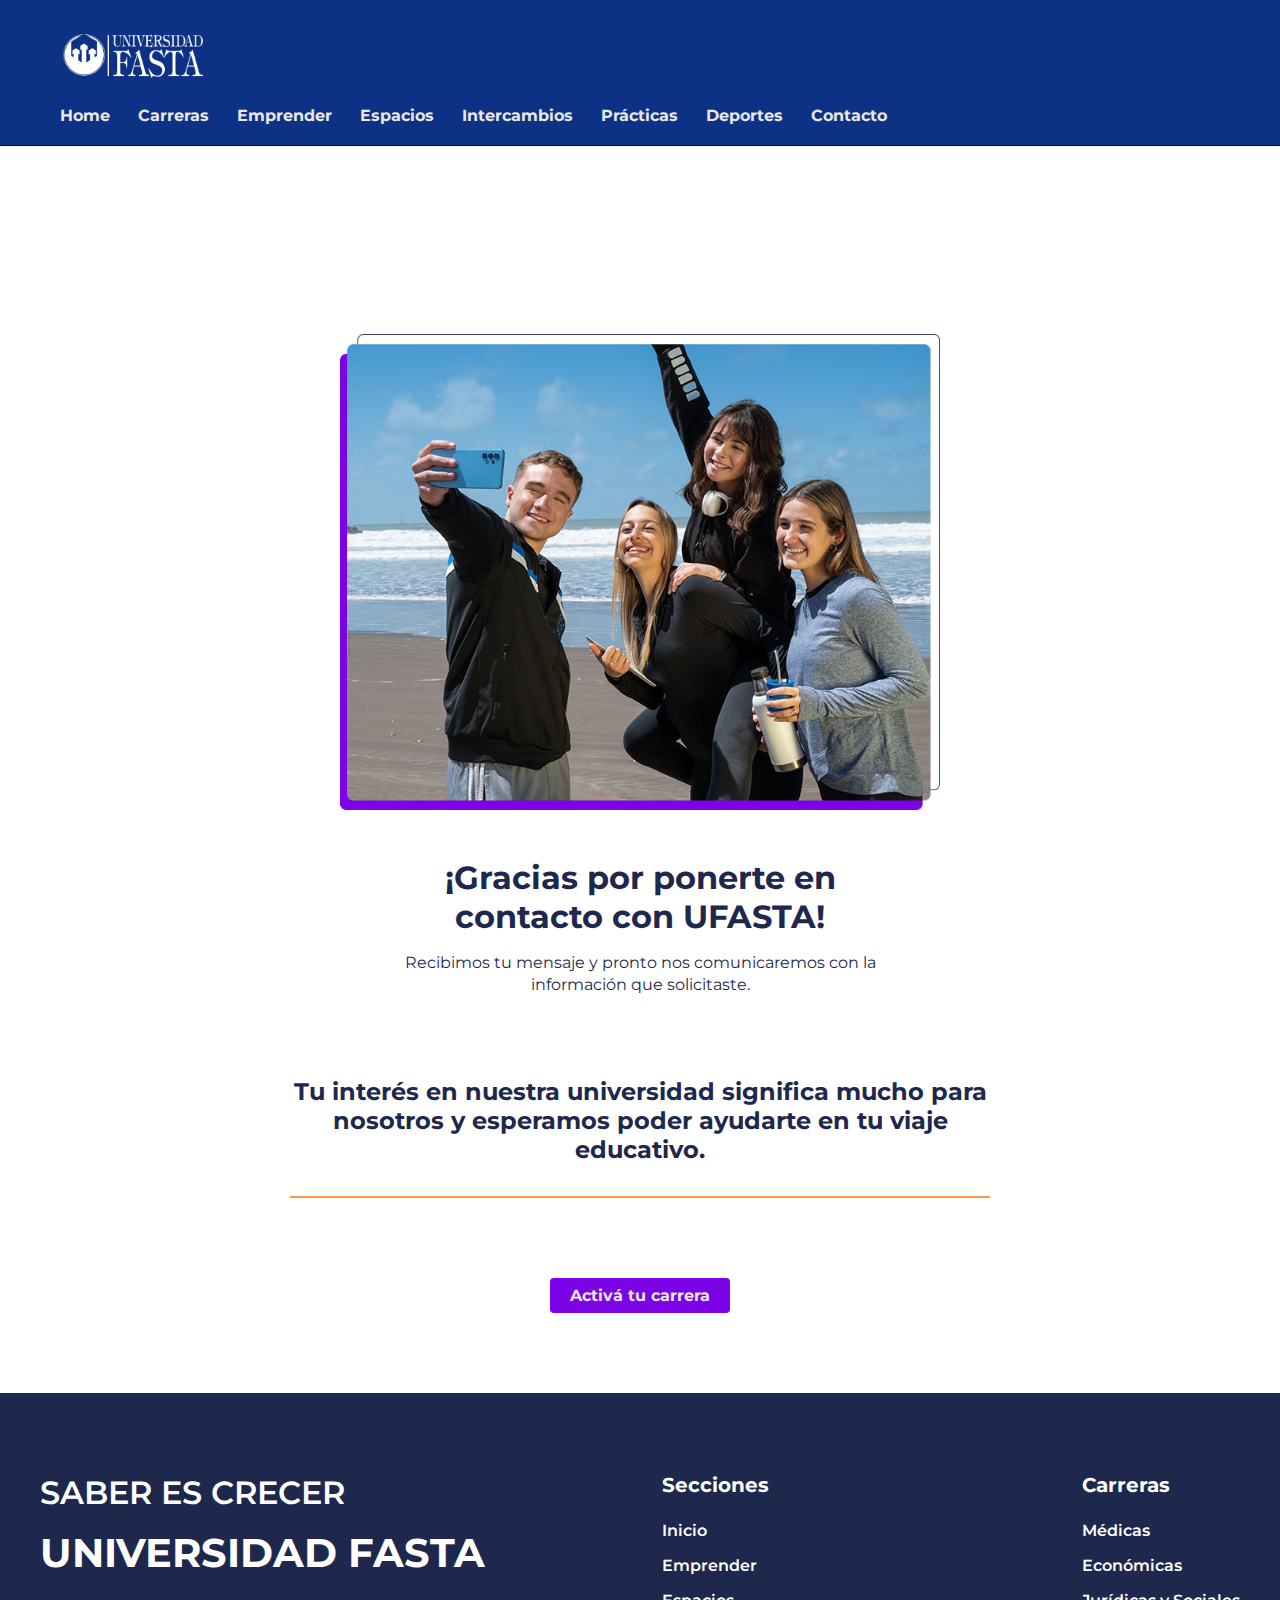
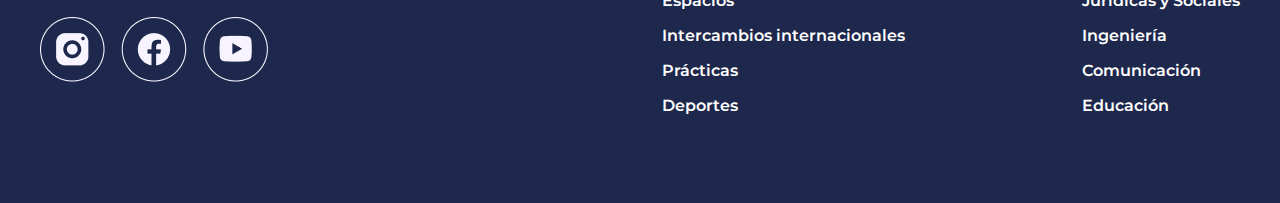
<file: gracias.html>
<!DOCTYPE html>
<html lang="es">
  <head>
    <!-- Google Tag Manager -->
    <script>
      (function (w, d, s, l, i) {
        w[l] = w[l] || [];
        w[l].push({ "gtm.start": new Date().getTime(), event: "gtm.js" });
        var f = d.getElementsByTagName(s)[0],
          j = d.createElement(s),
          dl = l != "dataLayer" ? "&l=" + l : "";
        j.async = true;
        j.src = "https://www.googletagmanager.com/gtm.js?id=" + i + dl;
        f.parentNode.insertBefore(j, f);
      })(window, document, "script", "dataLayer", "GTM-NMFDNW9");
    </script>
    <!-- End Google Tag Manager -->
    <meta charset="UTF-8" />
    <meta name="viewport" content="width=device-width, initial-scale=1.0" />
    <title>Gracias | FASTA</title>
    <link rel="icon" href="./media/favicon-32x32.png" />
    <link
      href="https://cdn.jsdelivr.net/npm/bootstrap@5.3.0-alpha3/dist/css/bootstrap.min.css"
      rel="stylesheet"
      integrity="sha384-KK94CHFLLe+nY2dmCWGMq91rCGa5gtU4mk92HdvYe+M/SXH301p5ILy+dN9+nJOZ"
      crossorigin="anonymous"
    />
    <script
      src="https://cdn.jsdelivr.net/npm/bootstrap@5.3.0-alpha3/dist/js/bootstrap.bundle.min.js"
      integrity="sha384-ENjdO4Dr2bkBIFxQpeoTz1HIcje39Wm4jDKdf19U8gI4ddQ3GYNS7NTKfAdVQSZe"
      crossorigin="anonymous"
    ></script>
    <link rel="stylesheet" type="text/css" href="css/styles.css" />
  </head>
  <body>
    <!-- Google Tag Manager (noscript) -->
    <noscript
      ><iframe
        src="https://www.googletagmanager.com/ns.html?id=GTM-NMFDNW9"
        height="0"
        width="0"
        style="display: none; visibility: hidden"
      ></iframe
    ></noscript>
    <!-- End Google Tag Manager (noscript) -->
    <header class="header">
      <nav class="navbar navbar-expand-xl fixed-top">
        <div class="container-fluid">
          <a href="https://www.ufasta.edu.ar/" target="_blank">
            <img
              src="./media/banner_01.png"
              class="nav-banner"
              alt="Logo de Universidad FASTA"
            />
          </a>
          <button
            class="navbar-toggler"
            type="button"
            data-bs-toggle="collapse"
            data-bs-target="#navbarNavAltMarkup"
            aria-controls="navbarNavAltMarkup"
            aria-expanded="false"
            aria-label="Toggle navigation"
          >
            <span class="navbar-toggler-icon"></span>
          </button>
          <div class="collapse navbar-collapse" id="navbarNavAltMarkup">
            <div class="navbar-nav">
              <a class="nav-link" href="index.html">Home</a>
              <a
                class="nav-link"
                href="https://www.ufasta.edu.ar/ingreso/carreras/"
                target="_blank"
                >Carreras</a
              >
              <a class="nav-link" href="incubadora.html">Emprender</a>
              <a class="nav-link" href="espacios.html">Espacios</a>
              <a class="nav-link" href="intercambios.html">Intercambios</a>
              <a class="nav-link" href="practicas.html">Prácticas</a>
              <a class="nav-link" href="bienestar.html">Deportes</a>
              <a class="nav-link" href="contacto.html">Contacto</a>
            </div>
          </div>
        </div>
      </nav>
    </header>
    <div class="gracias">
      <section class="gracias__M1">
        <div class="M1__wrapper">
          <div class="M1__content-image">
            <img
              src="./media/people-01.png"
              alt="estudiantes sonriendo en una plata de Mar del Plata"
            />
          </div>
          <div class="M1__content-text">
            <h1>¡Gracias por ponerte en contacto con UFASTA!</h1>
            <p>
              Recibimos tu mensaje y pronto nos comunicaremos con la información
              que solicitaste.
            </p>
          </div>
          <div class="M1__content-footer">
            <p>
              Tu interés en nuestra universidad significa mucho para nosotros y
              esperamos poder ayudarte en tu viaje educativo.
            </p>
          </div>
          <a href="index.html" class="button-primary">Activá tu carrera</a>
        </div>
      </section>
    </div>
    <footer>
      <div class="footer__wrapper">
        <div class="footer__header">
          <p>SABER ES CRECER</p>
          <p>UNIVERSIDAD FASTA</p>
          <div>
            <a
              href="https://www.instagram.com/universidad_fasta/"
              target="_blank"
              ><img src="./media/logo-instagram.png" alt="logo instagram"
            /></a>
            <a href="https://www.facebook.com/UniversidadFASTA/" target="_blank"
              ><img src="./media/logo-facebook.png" alt="logo facebook"
            /></a>
            <a
              href="https://www.youtube.com/user/UniversidadFASTA"
              target="_blank"
              ><img src="./media/logo-youtube.png" alt="logo youtube"
            /></a>
          </div>
        </div>
        <div class="column">
          <p>Secciones</p>
          <a href="index.html">Inicio</a>
          <a href="incubadora.html">Emprender</a>
          <a href="espacios.html">Espacios</a>
          <a href="intercambios.html">Intercambios internacionales</a>
          <a href="practicas.html">Prácticas</a>
          <a href="bienestar.html">Deportes</a>
        </div>
        <div class="column">
          <p>Carreras</p>
          <a href="https://www.ufasta.edu.ar/ingreso/carreras/" target="_blank"
            >Médicas</a
          >
          <a href="https://www.ufasta.edu.ar/ingreso/carreras/" target="_blank"
            >Económicas</a
          >
          <a href="https://www.ufasta.edu.ar/ingreso/carreras/" target="_blank"
            >Jurídicas y Sociales</a
          >
          <a href="https://www.ufasta.edu.ar/ingreso/carreras/" target="_blank"
            >Ingeniería</a
          >
          <a href="https://www.ufasta.edu.ar/ingreso/carreras/" target="_blank"
            >Comunicación</a
          >
          <a href="https://www.ufasta.edu.ar/ingreso/carreras/" target="_blank"
            >Educación</a
          >
        </div>
      </div>
    </footer>
  </body>
</html>
</file>
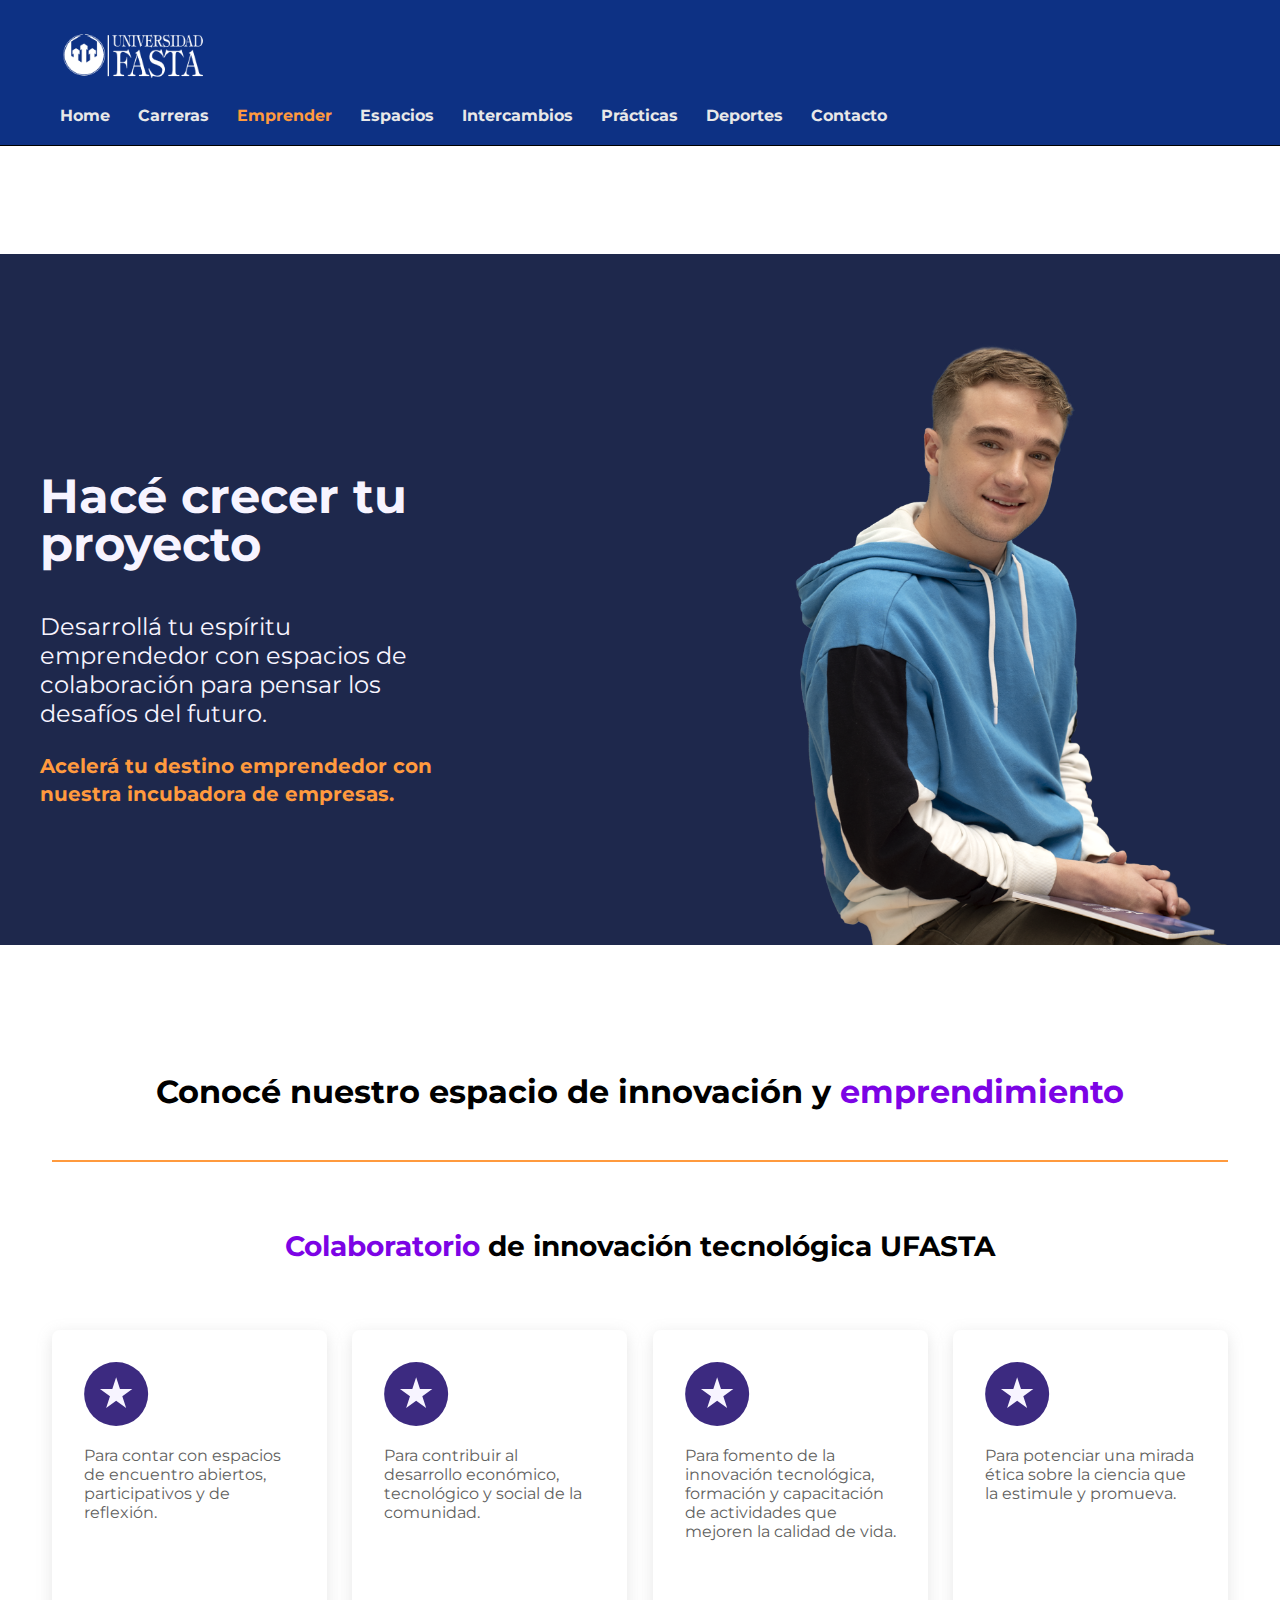
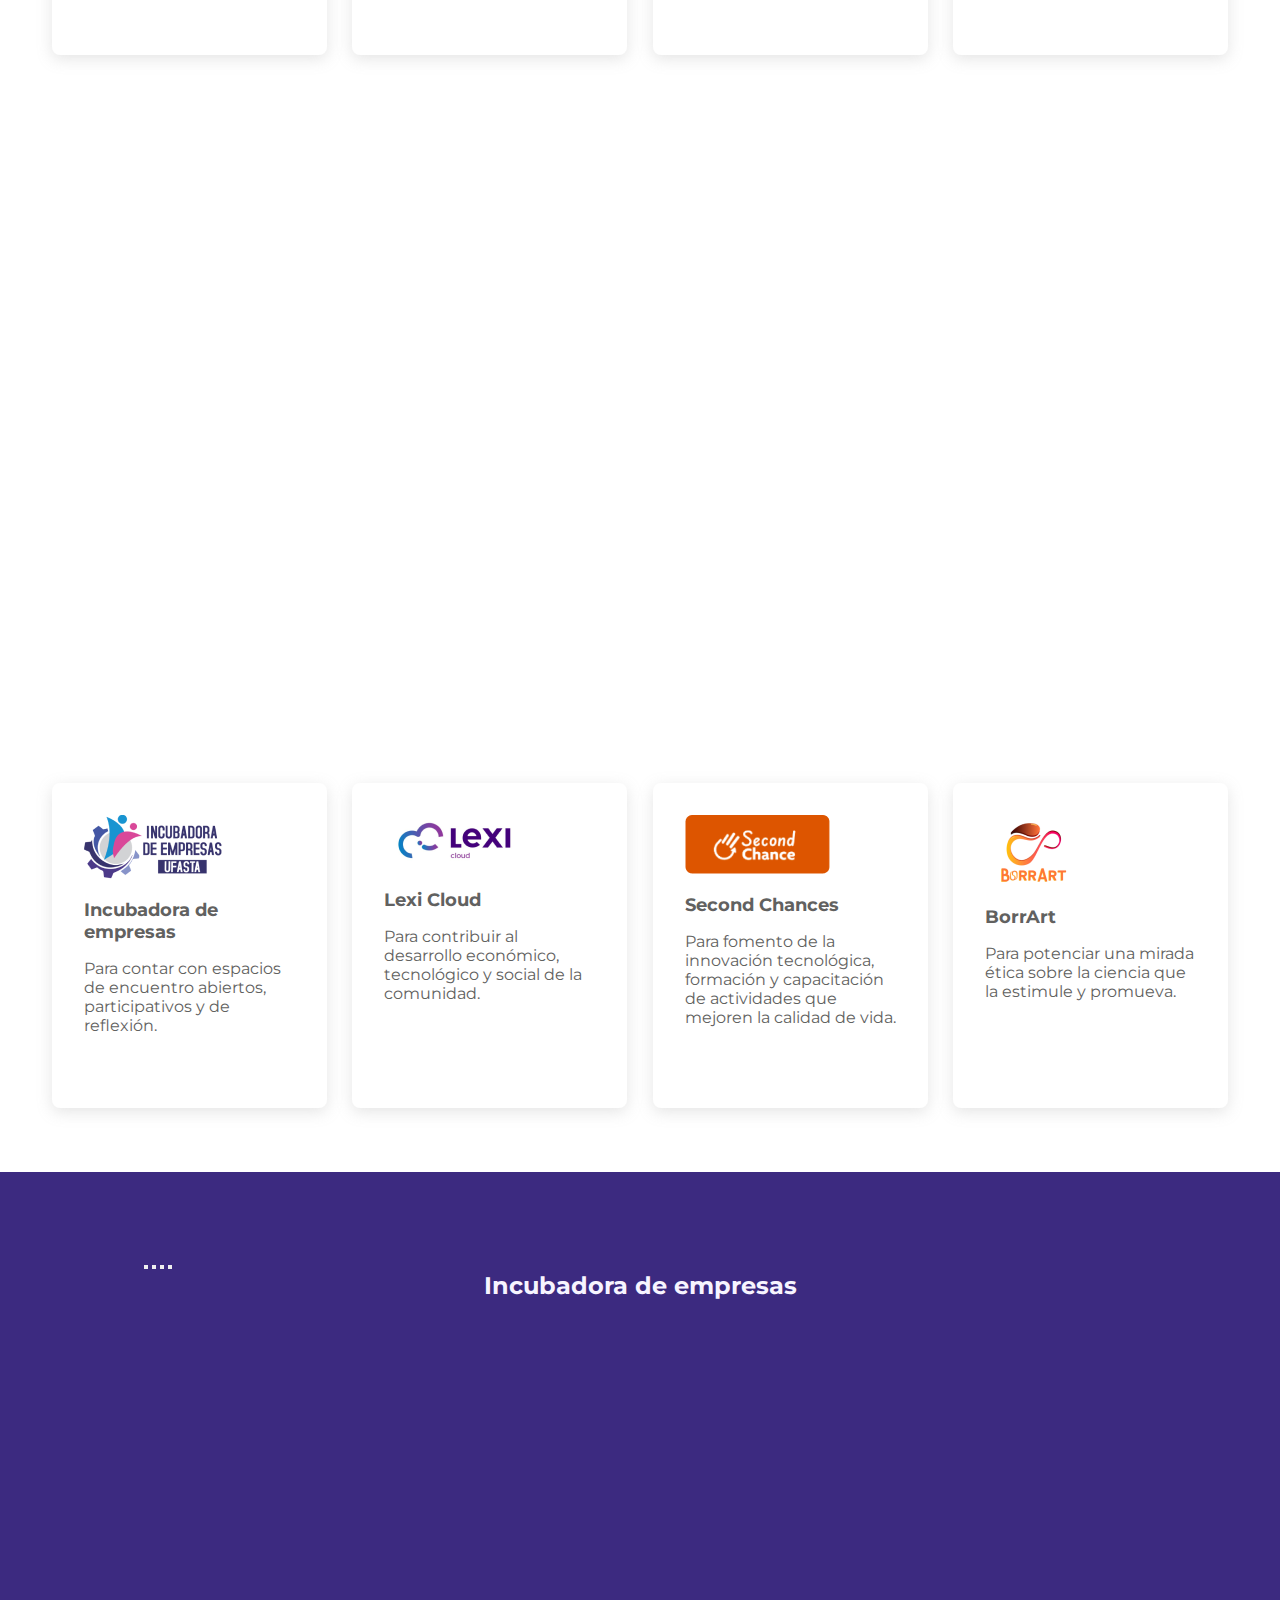
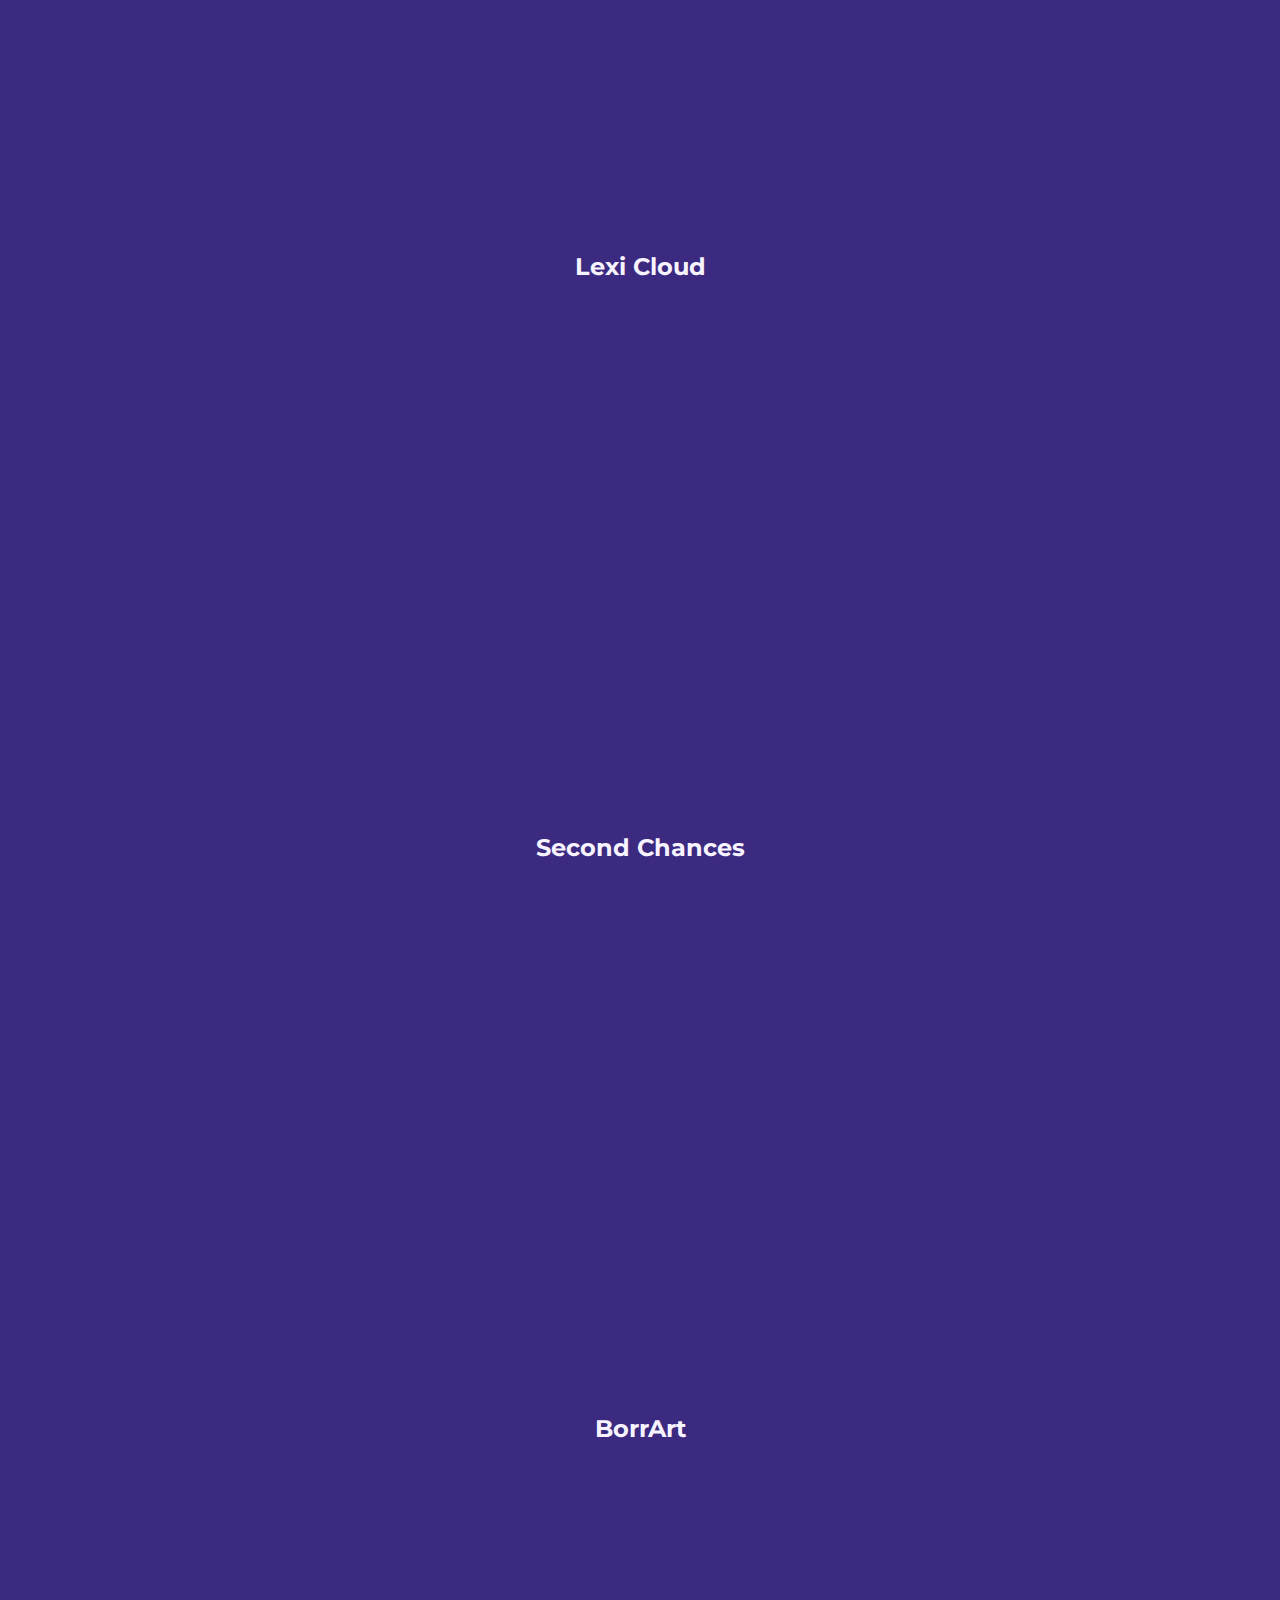
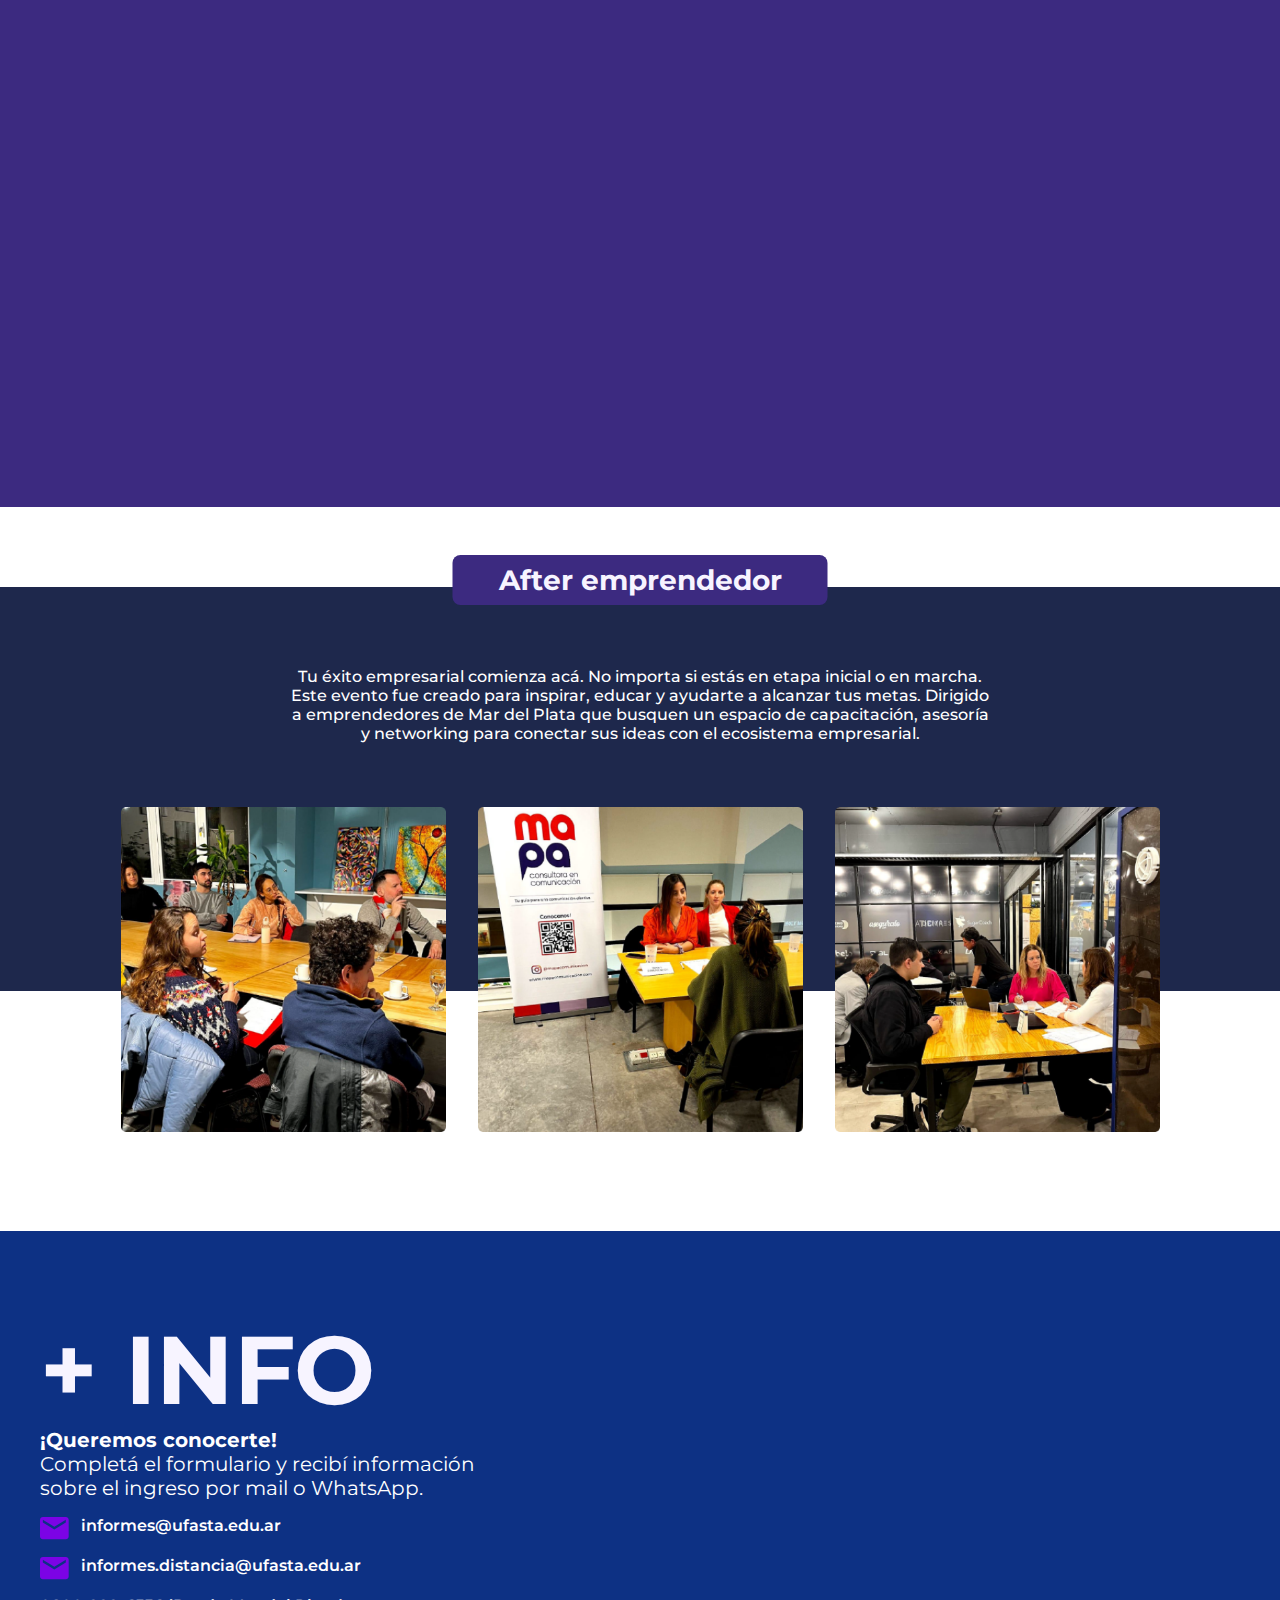
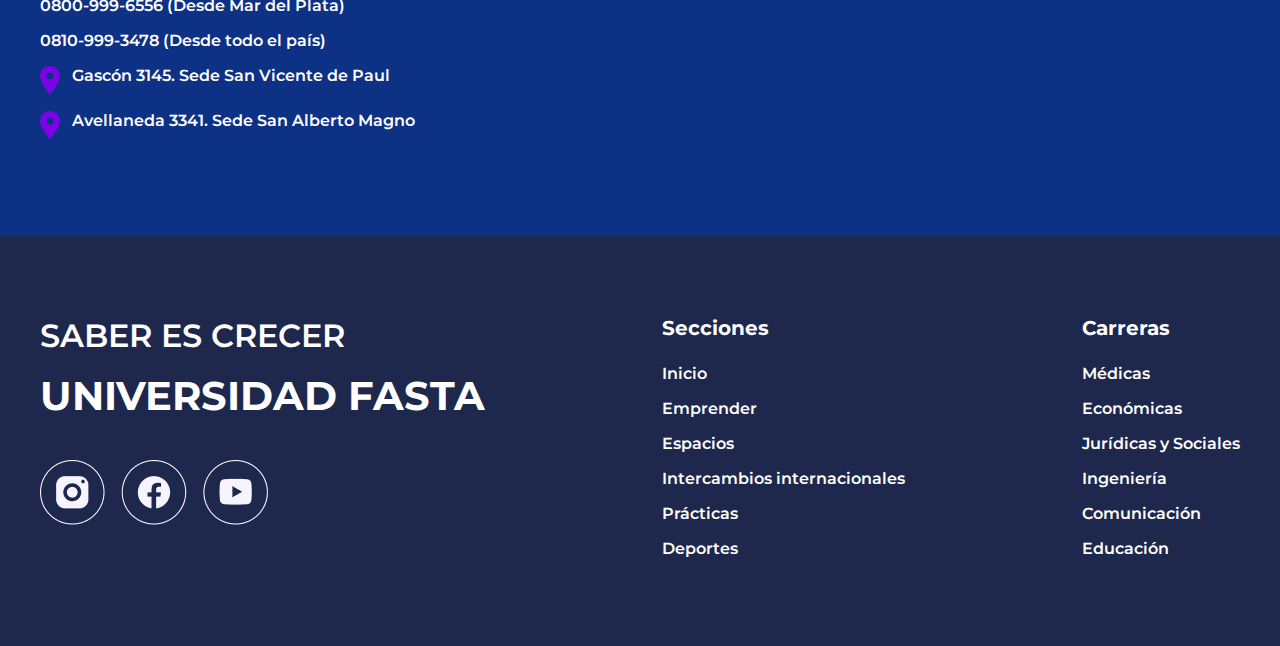
<file: incubadora.html>
<!DOCTYPE html>
<html lang="es">
  <head>
    <!-- Google Tag Manager -->
    <script>
      (function (w, d, s, l, i) {
        w[l] = w[l] || [];
        w[l].push({ "gtm.start": new Date().getTime(), event: "gtm.js" });
        var f = d.getElementsByTagName(s)[0],
          j = d.createElement(s),
          dl = l != "dataLayer" ? "&l=" + l : "";
        j.async = true;
        j.src = "https://www.googletagmanager.com/gtm.js?id=" + i + dl;
        f.parentNode.insertBefore(j, f);
      })(window, document, "script", "dataLayer", "GTM-NMFDNW9");
    </script>
    <!-- End Google Tag Manager -->
    <meta charset="UTF-8" />
    <meta http-equiv="X-UA-Compatible" content="IE=edge" />
    <meta name="viewport" content="width=device-width, initial-scale=1.0" />
    <title>Incubadora de empresas | UFASTA</title>
    <meta
      name="description"
      content="Conocé nuestro espacio de innovación y emprendimiento para los desafíos del futuro."
    />
    <link rel="icon" href="./media/favicon-32x32.png" />
    <link
      href="https://cdn.jsdelivr.net/npm/bootstrap@5.3.0-alpha3/dist/css/bootstrap.min.css"
      rel="stylesheet"
      integrity="sha384-KK94CHFLLe+nY2dmCWGMq91rCGa5gtU4mk92HdvYe+M/SXH301p5ILy+dN9+nJOZ"
      crossorigin="anonymous"
    />
    <script
      src="https://cdn.jsdelivr.net/npm/bootstrap@5.3.0-alpha3/dist/js/bootstrap.bundle.min.js"
      integrity="sha384-ENjdO4Dr2bkBIFxQpeoTz1HIcje39Wm4jDKdf19U8gI4ddQ3GYNS7NTKfAdVQSZe"
      crossorigin="anonymous"
    ></script>
    <link rel="stylesheet" type="text/css" href="css/styles.css" />
  </head>
  <body>
     <!-- Google Tag Manager (noscript) -->
    <noscript
      ><iframe
        src="https://www.googletagmanager.com/ns.html?id=GTM-NMFDNW9"
        height="0"
        width="0"
        style="display: none; visibility: hidden"
      ></iframe
    ></noscript>
    <!-- End Google Tag Manager (noscript) -->
    <header class="header">
      <nav class="navbar navbar-expand-xl fixed-top">
        <div class="container-fluid">
         <a href="https://www.ufasta.edu.ar/" target="_blank">
            <img
              src="./media/banner_01.png"
              class="nav-banner"
              alt="Logo de Universidad FASTA"
            />
          </a>
          <button
            class="navbar-toggler"
            type="button"
            data-bs-toggle="collapse"
            data-bs-target="#navbarNavAltMarkup"
            aria-controls="navbarNavAltMarkup"
            aria-expanded="false"
            aria-label="Toggle navigation"
          >
            <span class="navbar-toggler-icon"></span>
          </button>
          <div class="collapse navbar-collapse" id="navbarNavAltMarkup">
            <div class="navbar-nav">
              <a class="nav-link" href="index.html">Home</a>
              <a
                class="nav-link"
                href="https://www.ufasta.edu.ar/ingreso/carreras/"
                target="_blank"
                >Carreras</a
              >
              <a class="nav-link active" href="#">Emprender</a>
              <a class="nav-link" href="espacios.html">Espacios</a>
              <a class="nav-link" href="intercambios.html">Intercambios</a>
              <a class="nav-link" href="practicas.html">Prácticas</a>
              <a class="nav-link" href="bienestar.html">Deportes</a>
              <a class="nav-link" href="contacto.html">Contacto</a>
            </div>
          </div>
        </div>
      </nav>
    </header>
    <div class="emprender">
      <section class="emprender__hero">
        <div class="hero__wrapper">
          <div class="hero__content-info">
            <h1>Hacé crecer tu proyecto</h1>
            <p>
              Desarrollá tu espíritu emprendedor con espacios de colaboración
              para pensar los desafíos del futuro.
            </p>
            <p>
              Acelerá tu destino emprendedor con nuestra incubadora de empresas.
            </p>
          </div>
          <div class="hero__content-image">
            <img src="media/boy-01.png" alt="incubadora de empresas" />
          </div>
        </div>
      </section>
      <section class="emprender__M1">
        <div class="M1__wrapper">
          <div class="M1__content-header">
            <div>
              <h2>
                Conocé nuestro espacio de innovación y
                <span>emprendimiento</span>
              </h2>
            </div>
            <h3><span>Colaboratorio</span> de innovación tecnológica UFASTA</h3>
          </div>
          <div class="M1__content-cards">
            <div class="M1__cards-card">
              <img
                src="./media/star-purple-02.svg"
                alt="logo de estrella violeta"
              />
              <p>
                Para contar con espacios de encuentro abiertos, participativos y
                de reflexión.
              </p>
            </div>
            <div class="M1__cards-card">
              <img
                src="./media/star-purple-02.svg"
                alt="logo de estrella violeta"
              />
              <p>
                Para contribuir al desarrollo económico, tecnológico y social de
                la comunidad.
              </p>
            </div>
            <div class="M1__cards-card">
              <img
                src="./media/star-purple-02.svg"
                alt="logo de estrella violeta"
              />
              <p>
                Para fomento de la innovación tecnológica, formación y
                capacitación de actividades que mejoren la calidad de vida.
              </p>
            </div>
            <div class="M1__cards-card">
              <img
                src="./media/star-purple-02.svg"
                alt="logo de estrella violeta"
              />
              <p>
                Para potenciar una mirada ética sobre la ciencia que la estimule
                y promueva.
              </p>
            </div>
          </div>
          <div class="M1__content-video">
            <iframe
              src="https://www.youtube.com/embed/Aaapc3NBsyE?si=7R9IeIDEfAab8I4L"
              title="YouTube video player"
              frameborder="0"
              allow="accelerometer; autoplay; clipboard-write; encrypted-media; gyroscope; picture-in-picture; web-share"
              allowfullscreen
            ></iframe>
          </div>
          <div class="M1__content-cards">
            <div class="M1__cards-card">
              <img
                src="./media/cardslogo-01.png"
                alt="Incubadora de empresas"
              />
              <h4>Incubadora de empresas</h4>
              <p>
                Para contar con espacios de encuentro abiertos, participativos y
                de reflexión.
              </p>
            </div>
            <div class="M1__cards-card">
              <img src="./media/cardslogo-02.png" alt="Lexi Cloud" />
              <h4>Lexi Cloud</h4>
              <p>
                Para contribuir al desarrollo económico, tecnológico y social de
                la comunidad.
              </p>
            </div>
            <div class="M1__cards-card">
              <img src="./media/cardslogo-03.png" alt="Second Chances" />
              <h4>Second Chances</h4>
              <p>
                Para fomento de la innovación tecnológica, formación y
                capacitación de actividades que mejoren la calidad de vida.
              </p>
            </div>
            <div class="M1__cards-card">
              <img src="./media/cardslogo-04.png" alt="BorrArt" />
              <h4>BorrArt</h4>
              <p>
                Para potenciar una mirada ética sobre la ciencia que la estimule
                y promueva.
              </p>
            </div>
          </div>
        </div>
        <div class="M1__content-carousel">
          <div id="carousel_03" class="carousel slide">
            <div class="carousel-indicators">
              <button
                type="button"
                data-bs-target="#carousel_03"
                data-bs-slide-to="0"
                class="active"
                aria-current="true"
                aria-label="Slide 1"
              ></button>
              <button
                type="button"
                data-bs-target="#carousel_03"
                data-bs-slide-to="1"
                aria-label="Slide 2"
              ></button>
              <button
                type="button"
                data-bs-target="#carousel_03"
                data-bs-slide-to="2"
                aria-label="Slide 3"
              ></button>
              <button
                type="button"
                data-bs-target="#carousel_03"
                data-bs-slide-to="3"
                aria-label="Slide 4"
              ></button>
            </div>
            <div class="carousel-inner">
              <div class="carousel-item active">
                <div class="carousel-item__wrapper">
                  <h3>Incubadora de empresas</h3>
                  <iframe
                    width="560"
                    height="315"
                    src="https://www.youtube.com/embed/xgODNx_kPME?si=7MDfs1VcALHs-q8e"
                    title="YouTube video player"
                    frameborder="0"
                    allow="accelerometer; autoplay; clipboard-write; encrypted-media; gyroscope; picture-in-picture; web-share"
                    allowfullscreen
                  ></iframe>
                </div>
              </div>
              <div class="carousel-item">
                <div class="carousel-item__wrapper">
                  <h3>Lexi Cloud</h3>
                  <iframe
                    width="560"
                    height="315"
                    src="https://www.youtube.com/embed/zws_RrHHGVs?si=qOEJJECp152KM5cA"
                    title="YouTube video player"
                    frameborder="0"
                    allow="accelerometer; autoplay; clipboard-write; encrypted-media; gyroscope; picture-in-picture; web-share"
                    allowfullscreen
                  ></iframe>
                </div>
              </div>
              <div class="carousel-item">
                <div class="carousel-item__wrapper">
                  <h3>Second Chances</h3>
                  <iframe
                    width="560"
                    height="315"
                    src="https://www.youtube.com/embed/xNSegIaMh5A?si=xpEp3VRDi90-ohhe"
                    title="YouTube video player"
                    frameborder="0"
                    allow="accelerometer; autoplay; clipboard-write; encrypted-media; gyroscope; picture-in-picture; web-share"
                    allowfullscreen
                  ></iframe>
                </div>
              </div>
              <div class="carousel-item">
                <div class="carousel-item__wrapper">
                  <h3>BorrArt</h3>
                  <iframe
                    width="560"
                    height="315"
                    src="https://www.youtube.com/embed/ErNkfobp8s8?si=1IvBzajwyht3wSBp"
                    title="YouTube video player"
                    frameborder="0"
                    allow="accelerometer; autoplay; clipboard-write; encrypted-media; gyroscope; picture-in-picture; web-share"
                    allowfullscreen
                  ></iframe>
                </div>
              </div>
            </div>
          </div>
        </div>
        <div class="M1__content-footer">
          <h2>After emprendedor</h2>
          <p>
            Tu éxito empresarial comienza acá. No importa si estás en etapa
            inicial o en marcha. Este evento fue creado para inspirar, educar y
            ayudarte a alcanzar tus metas. Dirigido a emprendedores de Mar del
            Plata que busquen un espacio de capacitación, asesoría y networking
            para conectar sus ideas con el ecosistema empresarial.
          </p>
          <div>
            <img
              src="./media/emprender-01.png"
              alt="personas sentadas en una mesa de reuniones, mirando al frente"
            />
            <img
              src="./media/emprender-02.png"
              alt="stan de presentación con tres mujeres conversando"
            />
            <img
              src="./media/emprender-03.png"
              alt="personas reunidas conversando"
            />
          </div>
        </div>
      </section>
      <section id="emprender-form" class="website__form">
        <div class="form__wrapper">
          <div class="form__content-text">
            <p>+ INFO</p>
            <p>¡Queremos conocerte!</p>
            <p>
              Completá el formulario y recibí información sobre el ingreso por
              mail o WhatsApp.
            </p>
            <div class="form__text-full">
              <img src="./media/logo-email.svg" alt="logo email" />
              <p>informes@ufasta.edu.ar</p>
            </div>
            <div class="form__text-full">
              <img src="./media/logo-email.svg" alt="logo email" />
              <p>informes.distancia@ufasta.edu.ar</p>
            </div>
            <div class="form__text-simple">
              <p>0800-999-6556 <span>(Desde Mar del Plata)</span></p>
            </div>
            <div class="form__text-simple">
              <p>0810-999-3478 <span>(Desde todo el país)</span></p>
            </div>
            <div class="form__text-full">
              <img src="./media/logo-location.svg" alt="logo ubicación" />
              <p>Gascón 3145. Sede San Vicente de Paul</p>
            </div>
            <div class="form__text-full">
              <img src="./media/logo-location.svg" alt="logo ubicación" />
              <p>Avellaneda 3341. Sede San Alberto Magno</p>
            </div>
          </div>
          <div class="form__content-main">
           <div class="embed-container">
              <iframe
                id="iFrameFormDesktop"
                src=""
                frameborder="0"
                allowfullscreen
              ></iframe>
            </div>
            <script type="text/javascript">
              let origen = "5";

              //SETEA LA URL BASE PARA EL IFRAME
              let urlIframe =
                "https://apps.ufasta.edu.ar/inscripciones/formconsulta/?origen=" +
                origen +
                "&sede=F";
              //OBTIENE LA URL DE RETORNO EN BASE A LA CARRERA O LA FACULTAD SEGUN CORRESPONDA
              let urlRetorno = setRetURL("%%carrera%%");

              //AGREGA A LA URL DEL IFRAME EL PARAMETRO retURL CON EL VALOR OBTENIDO
              urlIframe = urlIframe + "&retURL=" + urlRetorno;
              console.log("urlIframe:  ", urlIframe);
              //SETEA AL ATRIBUTO SRC DEL IFRAME CON LA URL CORRECTA.
              document.getElementById("iFrameFormDesktop").src = urlIframe;

              //FUNCION PARA OBTENER LA URL DE RETORNO SEGUN CARRERA
              // SEGUN EL SHORTCODE SE PODRIA PONER UNA FUNCION QUE OBTENGA POR FACULTAD O POR CARRERA SEGUN CORRESPONDA
              function setRetURL(codigoCarrera) {
                let retUrl =
                  "https://www.ufasta.edu.ar/ingreso/feedback-formulario-ingreso/";
                return retUrl;
              }

              window.addEventListener(
                "message",
                (event) => {
                  // Do we trust the sender of this message?
                  if (event.origin !== "https://apps.ufasta.edu.ar") return;

                  //REDIRECCIONAR
                  if (event.data == "OK") {
                    window.location.replace(urlRetorno);
                  }
                },
                false
              );
            </script>
          </div>
          </div>
        </div>
      </section>
    </div>
    <footer>
      <div class="footer__wrapper">
        <div class="footer__header">
          <p>SABER ES CRECER</p>
          <p>UNIVERSIDAD FASTA</p>
          <div>
            <a
              href="https://www.instagram.com/universidad_fasta/"
              target="_blank"
              ><img src="./media/logo-instagram.png" alt="logo instagram"
            /></a>
            <a href="https://www.facebook.com/UniversidadFASTA/" target="_blank"
              ><img src="./media/logo-facebook.png" alt="logo facebook"
            /></a>
            <a
              href="https://www.youtube.com/user/UniversidadFASTA"
              target="_blank"
              ><img src="./media/logo-youtube.png" alt="logo youtube"
            /></a>
          </div>
        </div>
        <div class="column">
          <p>Secciones</p>
          <a href="index.html">Inicio</a>
          <a href="#">Emprender</a>
          <a href="espacios.html">Espacios</a>
          <a href="intercambios.html">Intercambios internacionales</a>
          <a href="practicas.html">Prácticas</a>
          <a href="bienestar.html">Deportes</a>
        </div>
        <div class="column">
          <p>Carreras</p>
          <a href="https://www.ufasta.edu.ar/ingreso/carreras/" target="_blank"
            >Médicas</a
          >
          <a href="https://www.ufasta.edu.ar/ingreso/carreras/" target="_blank"
            >Económicas</a
          >
          <a href="https://www.ufasta.edu.ar/ingreso/carreras/" target="_blank"
            >Jurídicas y Sociales</a
          >
          <a href="https://www.ufasta.edu.ar/ingreso/carreras/" target="_blank"
            >Ingeniería</a
          >
          <a href="https://www.ufasta.edu.ar/ingreso/carreras/" target="_blank"
            >Comunicación</a
          >
          <a href="https://www.ufasta.edu.ar/ingreso/carreras/" target="_blank"
            >Educación</a
          >
        </div>
      </div>
    </footer>
  </body>
</html>
</file>
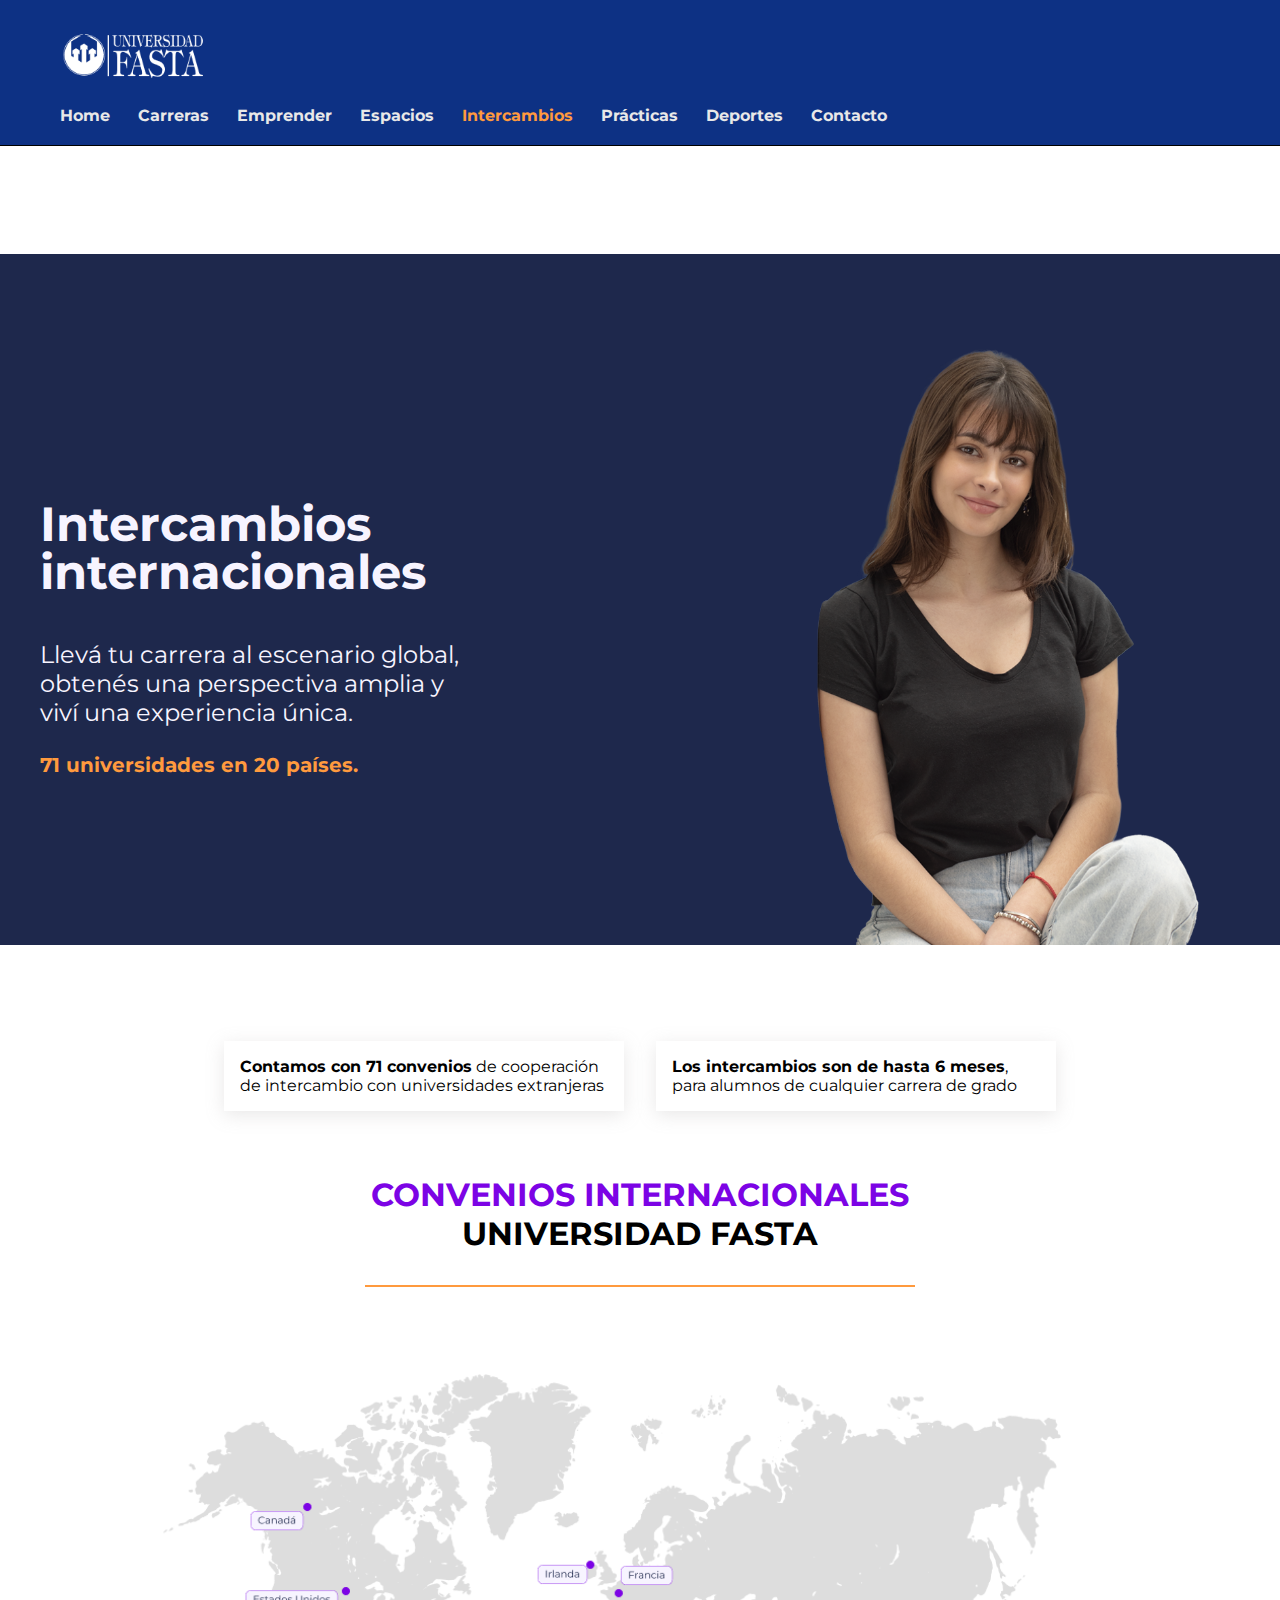
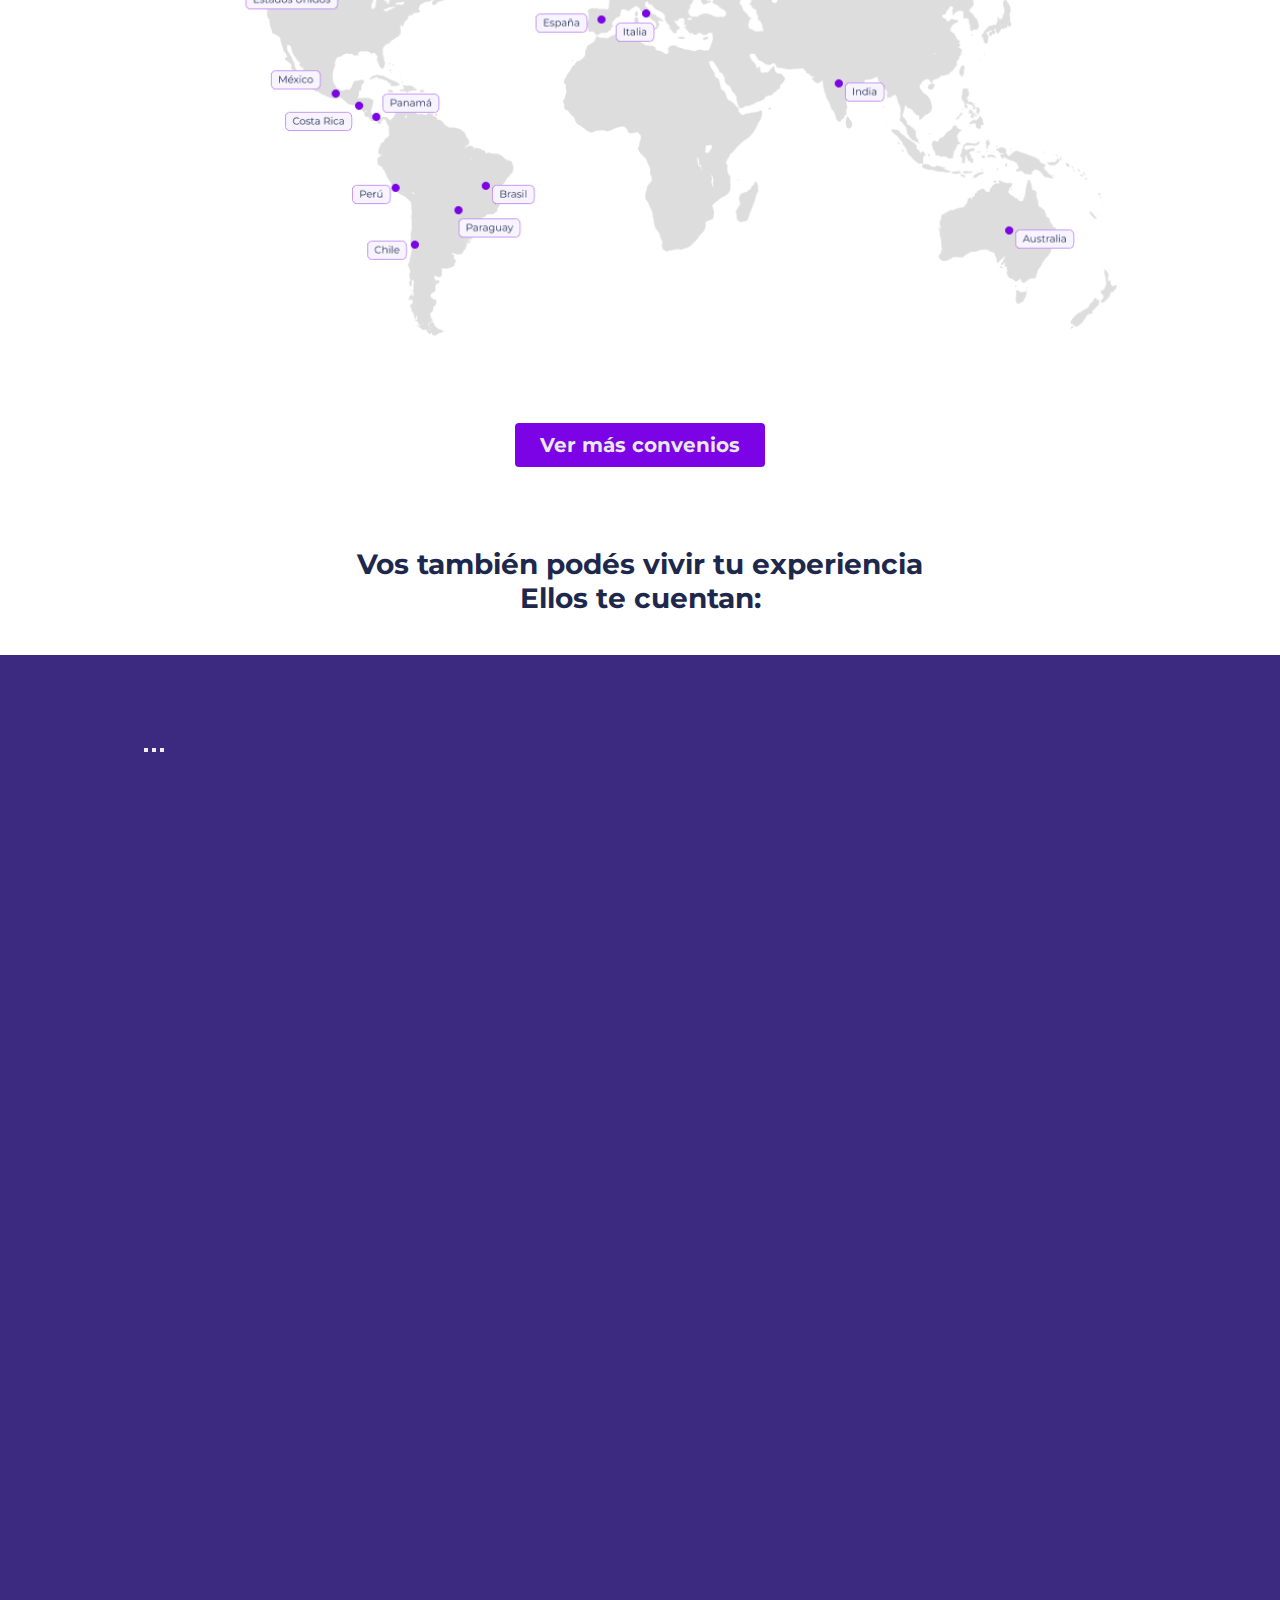
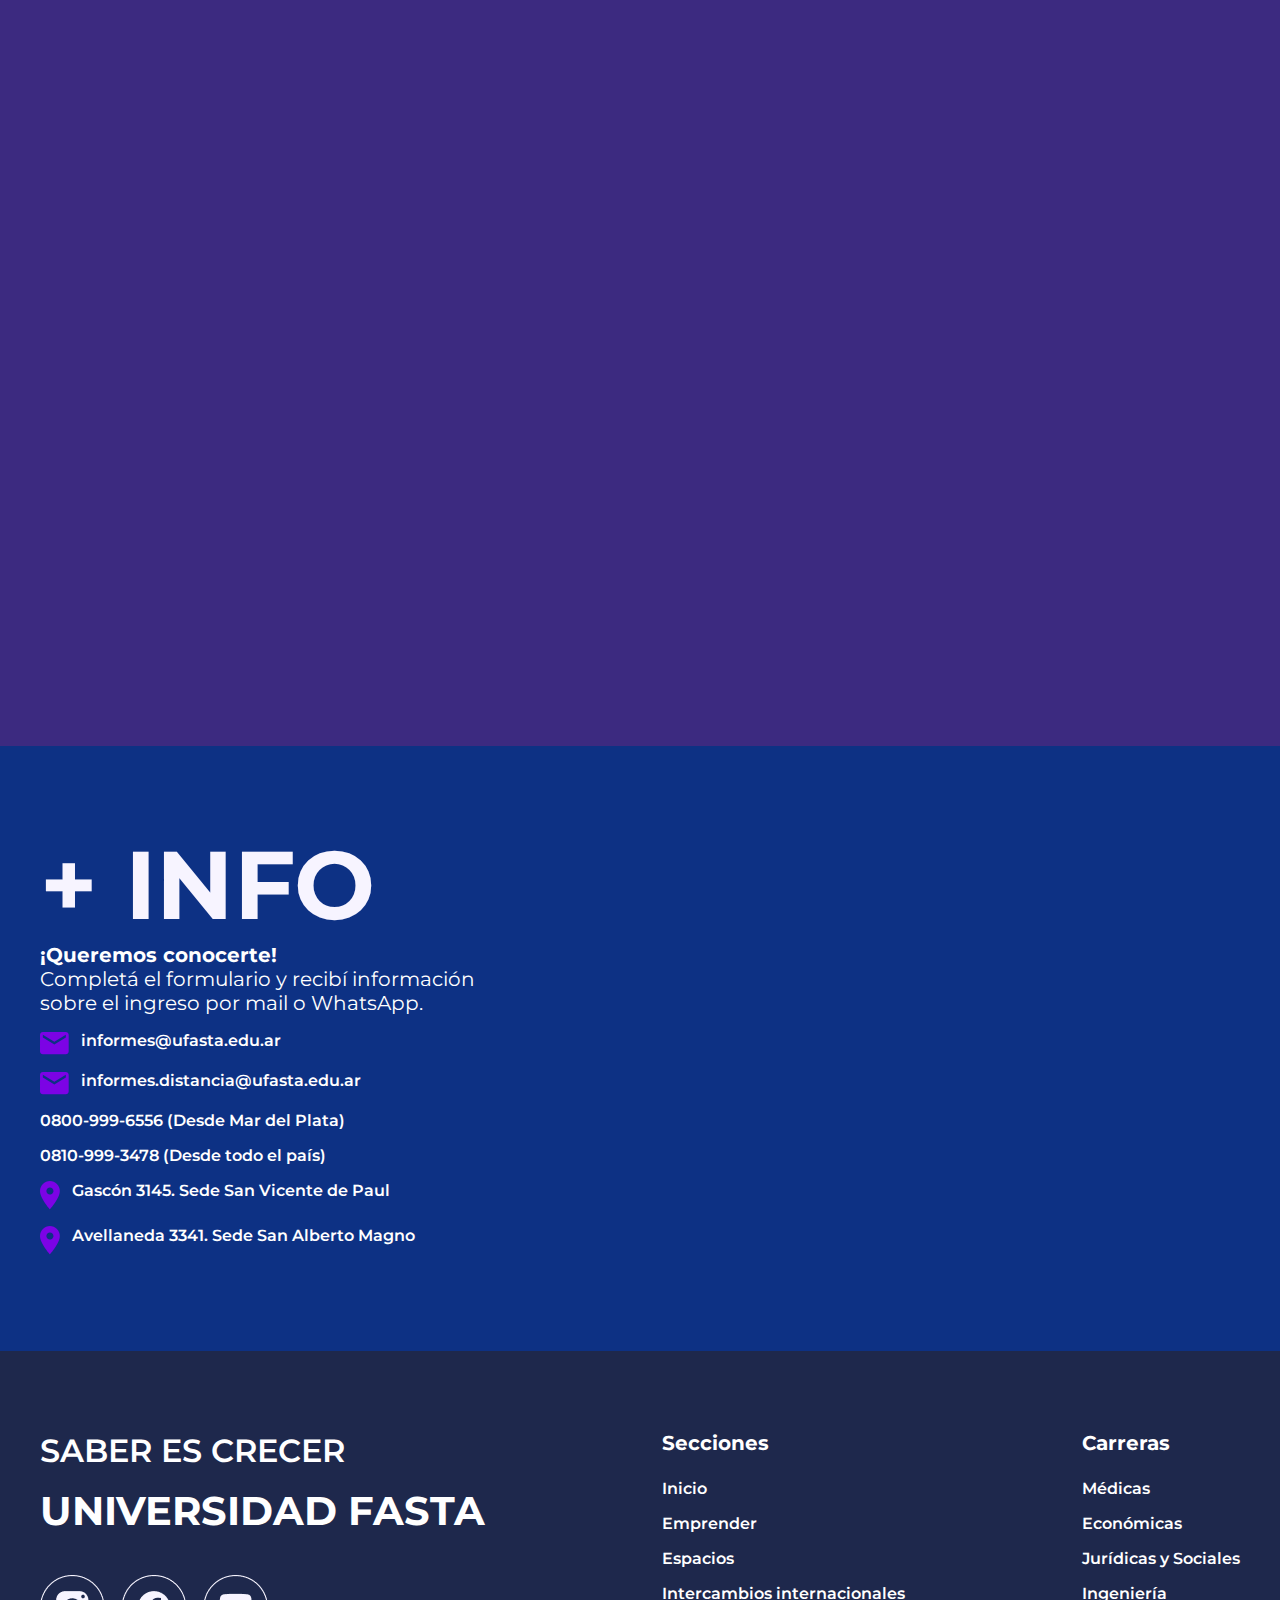
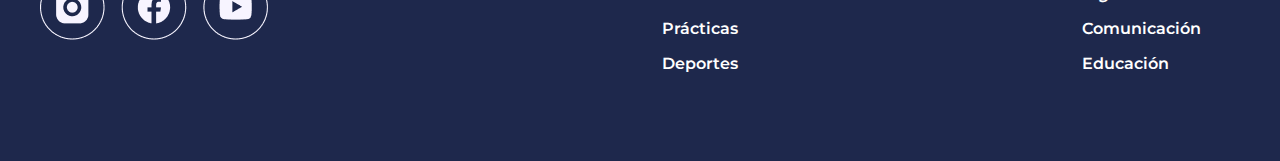
<file: intercambios.html>
<!DOCTYPE html>
<html lang="es">
  <head>
    <!-- Google Tag Manager -->
    <script>
      (function (w, d, s, l, i) {
        w[l] = w[l] || [];
        w[l].push({ "gtm.start": new Date().getTime(), event: "gtm.js" });
        var f = d.getElementsByTagName(s)[0],
          j = d.createElement(s),
          dl = l != "dataLayer" ? "&l=" + l : "";
        j.async = true;
        j.src = "https://www.googletagmanager.com/gtm.js?id=" + i + dl;
        f.parentNode.insertBefore(j, f);
      })(window, document, "script", "dataLayer", "GTM-NMFDNW9");
    </script>
    <!-- End Google Tag Manager -->
    <meta charset="UTF-8" />
    <meta name="viewport" content="width=device-width, initial-scale=1.0" />
    <title>Intercambios internacionales | UFASTA</title>
    <meta
      name="description"
      content="Convenidos con 71 universidades en 20 países para más oportunidades de desarrollo a través de intercambios internacionales."
    />
    <link rel="icon" href="./media/favicon-32x32.png" />
    <link
      href="https://cdn.jsdelivr.net/npm/bootstrap@5.3.0-alpha3/dist/css/bootstrap.min.css"
      rel="stylesheet"
      integrity="sha384-KK94CHFLLe+nY2dmCWGMq91rCGa5gtU4mk92HdvYe+M/SXH301p5ILy+dN9+nJOZ"
      crossorigin="anonymous"
    />
    <script
      src="https://cdn.jsdelivr.net/npm/bootstrap@5.3.0-alpha3/dist/js/bootstrap.bundle.min.js"
      integrity="sha384-ENjdO4Dr2bkBIFxQpeoTz1HIcje39Wm4jDKdf19U8gI4ddQ3GYNS7NTKfAdVQSZe"
      crossorigin="anonymous"
    ></script>
    <link rel="stylesheet" type="text/css" href="css/styles.css" />
  </head>
  <body>
     <!-- Google Tag Manager (noscript) -->
    <noscript
      ><iframe
        src="https://www.googletagmanager.com/ns.html?id=GTM-NMFDNW9"
        height="0"
        width="0"
        style="display: none; visibility: hidden"
      ></iframe
    ></noscript>
    <!-- End Google Tag Manager (noscript) -->
    <header class="header">
      <nav class="navbar navbar-expand-xl fixed-top">
        <div class="container-fluid">
          <a href="https://www.ufasta.edu.ar/" target="_blank">
            <img
              src="./media/banner_01.png"
              class="nav-banner"
              alt="Logo de Universidad FASTA"
            />
          </a>
          <button
            class="navbar-toggler"
            type="button"
            data-bs-toggle="collapse"
            data-bs-target="#navbarNavAltMarkup"
            aria-controls="navbarNavAltMarkup"
            aria-expanded="false"
            aria-label="Toggle navigation"
          >
            <span class="navbar-toggler-icon"></span>
          </button>
          <div class="collapse navbar-collapse" id="navbarNavAltMarkup">
            <div class="navbar-nav">
              <a class="nav-link" href="index.html">Home</a>
              <a
                class="nav-link"
                href="https://www.ufasta.edu.ar/ingreso/carreras/"
                target="_blank"
                >Carreras</a
              >
              <a class="nav-link" href="incubadora.html">Emprender</a>
              <a class="nav-link" href="espacios.html">Espacios</a>
              <a class="nav-link active" href="#">Intercambios</a>
              <a class="nav-link" href="practicas.html">Prácticas</a>
              <a class="nav-link" href="bienestar.html">Deportes</a>
              <a class="nav-link" href="contacto.html">Contacto</a>
            </div>
          </div>
        </div>
      </nav>
    </header>
    <div class="intercambios">
      <section class="intercambios__hero">
        <div class="hero__wrapper">
          <div class="hero__content-info">
            <h1>Intercambios internacionales</h1>
            <p>
              Llevá tu carrera al escenario global, obtenés una perspectiva
              amplia y viví una experiencia única.
            </p>
            <h2>71 universidades en 20 países.</h2>
          </div>
          <div class="hero__content-image">
            <img
              src="media/girl-03.png"
              alt="intercambios internacionales ufasta"
            />
          </div>
        </div>
      </section>
      <section class="intercambios__M1">
        <div class="M1__content-header">
          <div>
            <p>
              <span>Contamos con 71 convenios</span> de cooperación de
              intercambio con universidades extranjeras
            </p>
          </div>
          <div>
            <p>
              <span>Los intercambios son de hasta 6 meses</span>, para alumnos
              de cualquier carrera de grado
            </p>
          </div>
        </div>
        <div class="M1__content-map">
          <div class="map__text">
            <p><span>CONVENIOS INTERNACIONALES</span> UNIVERSIDAD FASTA</p>
          </div>
          <div class="map__image">
            <img
              src="./media/map.png"
              alt="mapa convenios con ufasta en el mundo"
            />
          </div>
          <a
            href="https://view.genial.ly/65046751af5896001254222a/interactive-image-convenios-internacionales-ufasta"
            target="_blank"
            class="button-primary"
            >Ver más convenios</a
          >
          <div class="map__footer">
            <h3>Vos también podés vivir tu experiencia</h3>
            <p>Ellos te cuentan:</p>
          </div>
        </div>
      </section>
      <section class="intercambios__M2">
        <div id="carousel_05" class="carousel slide">
          <div class="carousel-indicators">
            <button
              type="button"
              data-bs-target="#carousel_05"
              data-bs-slide-to="0"
              class="active"
              aria-current="true"
              aria-label="Slide 1"
            ></button>
            <button
              type="button"
              data-bs-target="#carousel_05"
              data-bs-slide-to="1"
              aria-label="Slide 2"
            ></button>
            <button
              type="button"
              data-bs-target="#carousel_05"
              data-bs-slide-to="2"
              aria-label="Slide 3"
            ></button>
          </div>
          <div class="carousel-inner">
            <div class="carousel-item active">
              <div class="carousel-item__wrapper">
                <iframe
                  width="560"
                  height="315"
                  src="https://www.youtube.com/embed/4N1FotQsqQc?si=EkD1EHPgf0mHW635"
                  title="YouTube video player"
                  frameborder="0"
                  allow="accelerometer; autoplay; clipboard-write; encrypted-media; gyroscope; picture-in-picture; web-share"
                  allowfullscreen
                ></iframe>
              </div>
            </div>
            <div class="carousel-item">
              <div class="carousel-item__wrapper">
                <iframe
                  width="560"
                  height="315"
                  src="https://www.youtube.com/embed/Cb3XpCd2Jkc?si=YNimeNLK4Z6w3egR"
                  title="YouTube video player"
                  frameborder="0"
                  allow="accelerometer; autoplay; clipboard-write; encrypted-media; gyroscope; picture-in-picture; web-share"
                  allowfullscreen
                ></iframe>
              </div>
            </div>
            <div class="carousel-item">
              <div class="carousel-item__wrapper">
                <iframe
                  width="560"
                  height="315"
                  src="https://www.youtube.com/embed/9pk6x4eF_TU?si=bnSRq3NZr172fBlf"
                  title="YouTube video player"
                  frameborder="0"
                  allow="accelerometer; autoplay; clipboard-write; encrypted-media; gyroscope; picture-in-picture; web-share"
                  allowfullscreen
                ></iframe>
              </div>
            </div>
          </div>
        </div>
      </section>
      <section id="intercambios-form" class="website__form">
        <div class="form__wrapper">
          <div class="form__content-text">
            <p>+ INFO</p>
            <p>¡Queremos conocerte!</p>
            <p>
              Completá el formulario y recibí información sobre el ingreso por
              mail o WhatsApp.
            </p>
            <div class="form__text-full">
              <img src="./media/logo-email.svg" alt="logo email" />
              <p>informes@ufasta.edu.ar</p>
            </div>
            <div class="form__text-full">
              <img src="./media/logo-email.svg" alt="logo email" />
              <p>informes.distancia@ufasta.edu.ar</p>
            </div>
            <div class="form__text-simple">
              <p>0800-999-6556 <span>(Desde Mar del Plata)</span></p>
            </div>
            <div class="form__text-simple">
              <p>0810-999-3478 <span>(Desde todo el país)</span></p>
            </div>
            <div class="form__text-full">
              <img src="./media/logo-location.svg" alt="logo ubicación" />
              <p>Gascón 3145. Sede San Vicente de Paul</p>
            </div>
            <div class="form__text-full">
              <img src="./media/logo-location.svg" alt="logo ubicación" />
              <p>Avellaneda 3341. Sede San Alberto Magno</p>
            </div>
          </div>
          <div class="form__content-main">
            <div class="embed-container">
              <iframe
                id="iFrameFormDesktop"
                src=""
                frameborder="0"
                allowfullscreen
              ></iframe>
            </div>
            <script type="text/javascript">
              let origen = "5";

              //SETEA LA URL BASE PARA EL IFRAME
              let urlIframe =
                "https://apps.ufasta.edu.ar/inscripciones/formconsulta/?origen=" +
                origen +
                "&sede=F";
              //OBTIENE LA URL DE RETORNO EN BASE A LA CARRERA O LA FACULTAD SEGUN CORRESPONDA
              let urlRetorno = setRetURL("%%carrera%%");

              //AGREGA A LA URL DEL IFRAME EL PARAMETRO retURL CON EL VALOR OBTENIDO
              urlIframe = urlIframe + "&retURL=" + urlRetorno;
              console.log("urlIframe:  ", urlIframe);
              //SETEA AL ATRIBUTO SRC DEL IFRAME CON LA URL CORRECTA.
              document.getElementById("iFrameFormDesktop").src = urlIframe;

              //FUNCION PARA OBTENER LA URL DE RETORNO SEGUN CARRERA
              // SEGUN EL SHORTCODE SE PODRIA PONER UNA FUNCION QUE OBTENGA POR FACULTAD O POR CARRERA SEGUN CORRESPONDA
              function setRetURL(codigoCarrera) {
                let retUrl =
                  "https://www.ufasta.edu.ar/ingreso/feedback-formulario-ingreso/";
                return retUrl;
              }

              window.addEventListener(
                "message",
                (event) => {
                  // Do we trust the sender of this message?
                  if (event.origin !== "https://apps.ufasta.edu.ar") return;

                  //REDIRECCIONAR
                  if (event.data == "OK") {
                    window.location.replace(urlRetorno);
                  }
                },
                false
              );
            </script>
          </div>
          </div>
        </div>
      </section>
    </div>
    <footer>
      <div class="footer__wrapper">
        <div class="footer__header">
          <p>SABER ES CRECER</p>
          <p>UNIVERSIDAD FASTA</p>
          <div>
            <a
              href="https://www.instagram.com/universidad_fasta/"
              target="_blank"
              ><img src="./media/logo-instagram.png" alt="logo instagram"
            /></a>
            <a href="https://www.facebook.com/UniversidadFASTA/" target="_blank"
              ><img src="./media/logo-facebook.png" alt="logo facebook"
            /></a>
            <a
              href="https://www.youtube.com/user/UniversidadFASTA"
              target="_blank"
              ><img src="./media/logo-youtube.png" alt="logo youtube"
            /></a>
          </div>
        </div>
        <div class="column">
          <p>Secciones</p>
          <a href="index.html">Inicio</a>
          <a href="emprender.html">Emprender</a>
          <a href="espacios.html">Espacios</a>
          <a href="#">Intercambios internacionales</a>
          <a href="practicas.html">Prácticas</a>
          <a href="deportes.html">Deportes</a>
        </div>
        <div class="column">
          <p>Carreras</p>
          <a href="https://www.ufasta.edu.ar/ingreso/carreras/" target="_blank"
            >Médicas</a
          >
          <a href="https://www.ufasta.edu.ar/ingreso/carreras/" target="_blank"
            >Económicas</a
          >
          <a href="https://www.ufasta.edu.ar/ingreso/carreras/" target="_blank"
            >Jurídicas y Sociales</a
          >
          <a href="https://www.ufasta.edu.ar/ingreso/carreras/" target="_blank"
            >Ingeniería</a
          >
          <a href="https://www.ufasta.edu.ar/ingreso/carreras/" target="_blank"
            >Comunicación</a
          >
          <a href="https://www.ufasta.edu.ar/ingreso/carreras/" target="_blank"
            >Educación</a
          >
        </div>
      </div>
    </footer>
  </body>
</html>
</file>
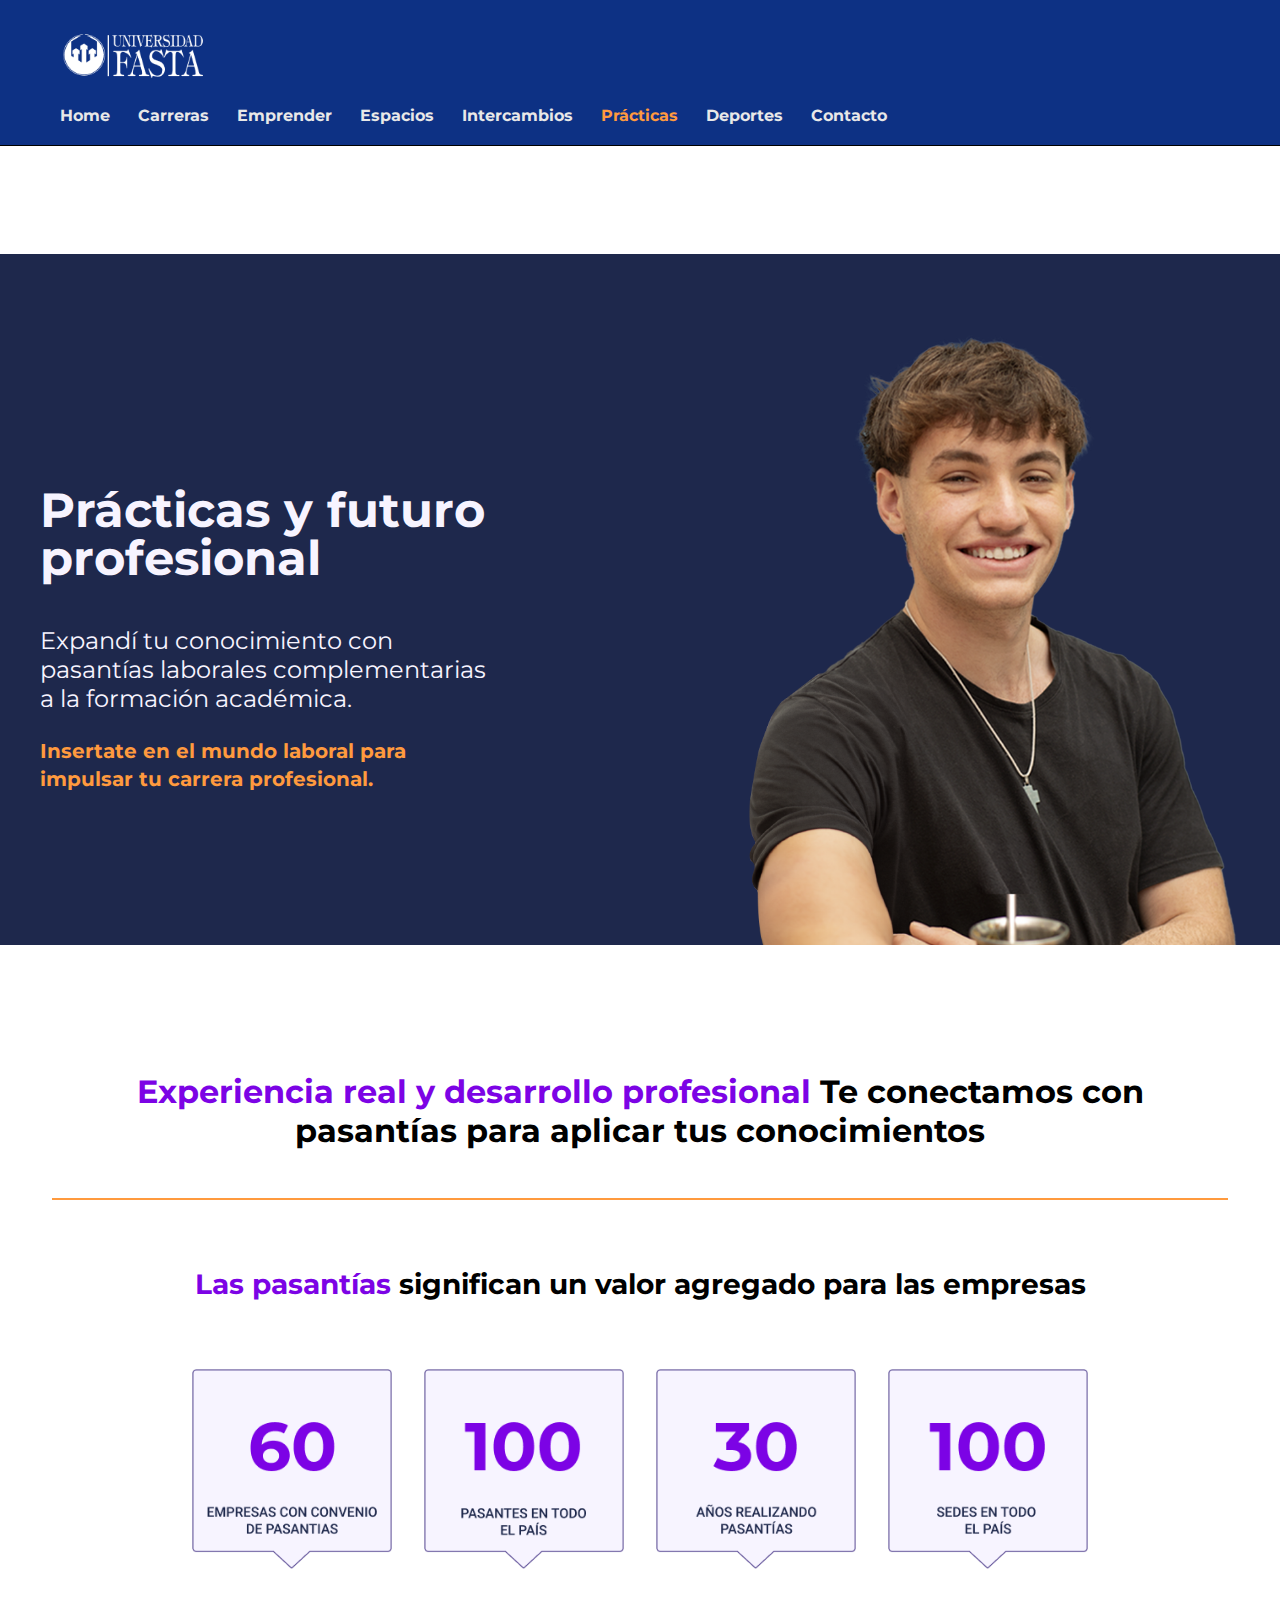
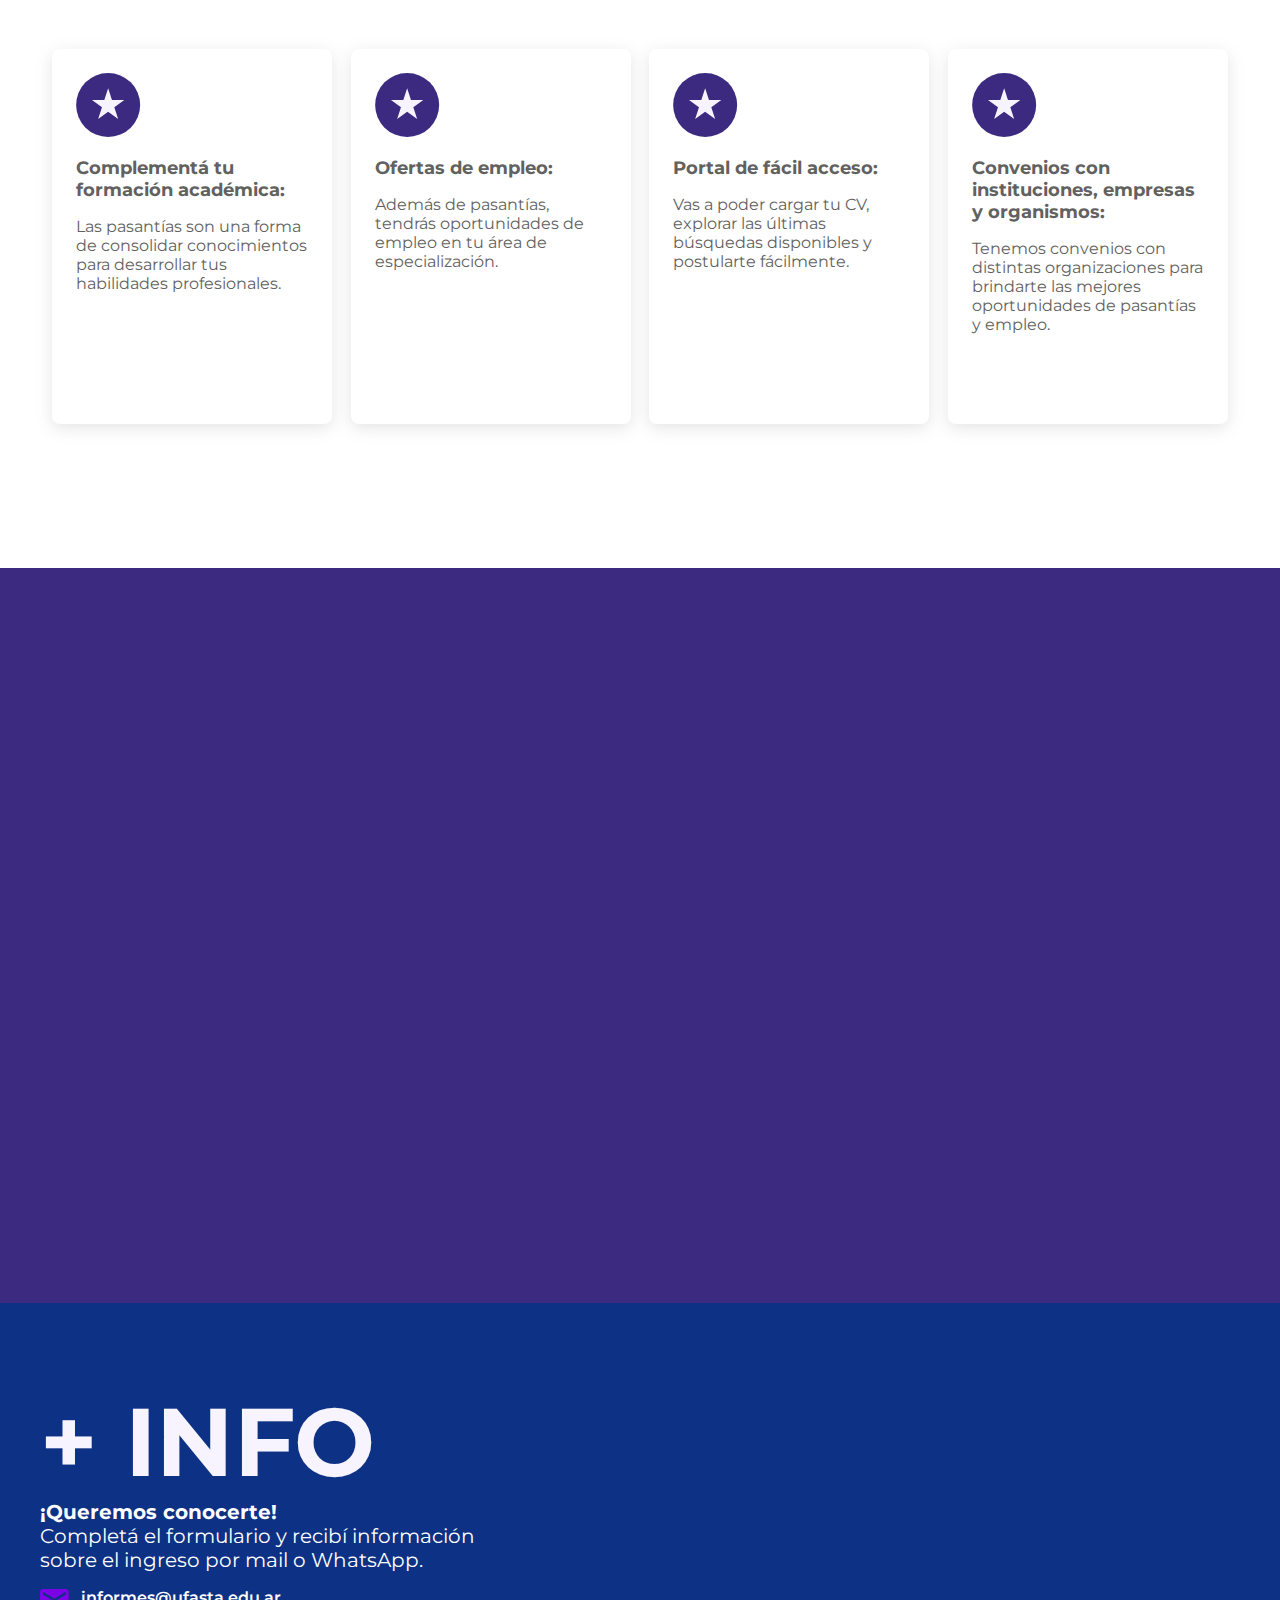
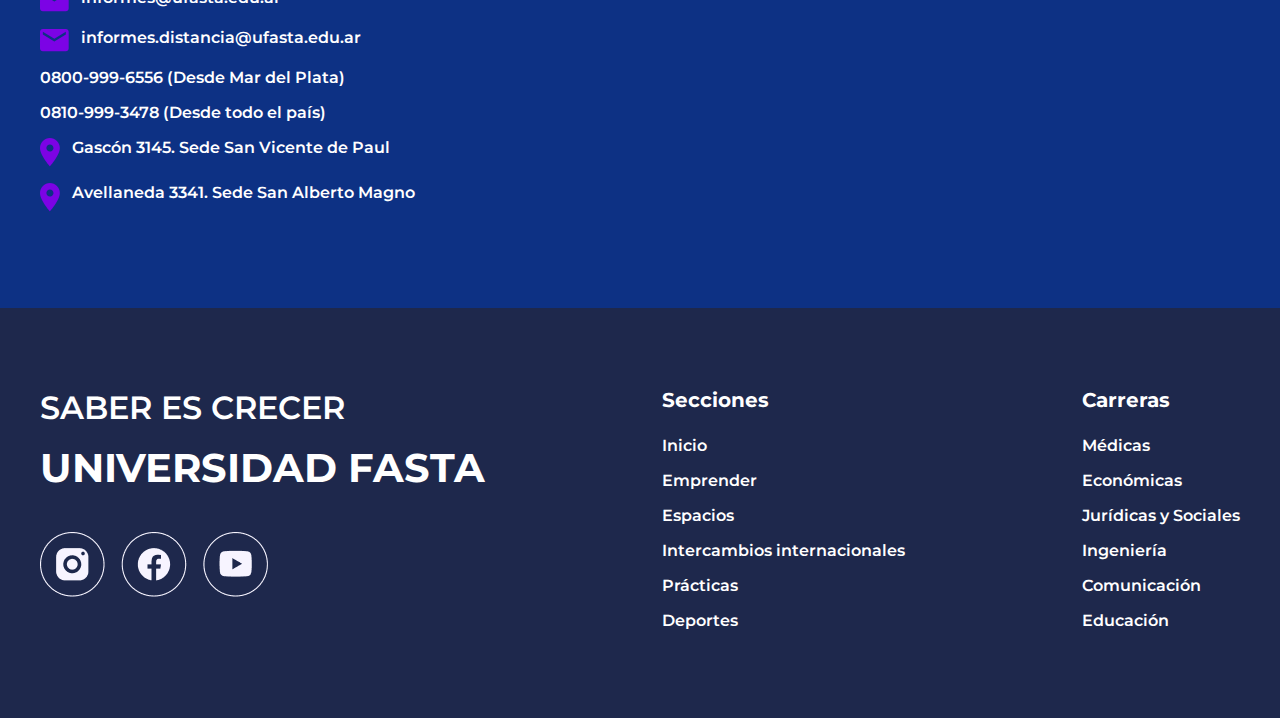
<file: practicas.html>
<!DOCTYPE html>
<html lang="es">
  <head>
    <!-- Google Tag Manager -->
    <script>
      (function (w, d, s, l, i) {
        w[l] = w[l] || [];
        w[l].push({ "gtm.start": new Date().getTime(), event: "gtm.js" });
        var f = d.getElementsByTagName(s)[0],
          j = d.createElement(s),
          dl = l != "dataLayer" ? "&l=" + l : "";
        j.async = true;
        j.src = "https://www.googletagmanager.com/gtm.js?id=" + i + dl;
        f.parentNode.insertBefore(j, f);
      })(window, document, "script", "dataLayer", "GTM-NMFDNW9");
    </script>
    <!-- End Google Tag Manager -->
    <meta charset="UTF-8" />
    <meta name="viewport" content="width=device-width, initial-scale=1.0" />
    <title>Prácticas | UFASTA</title>
    <meta
      name="description"
      content="Descubrí las oportunidades que hay en UFASTA para insertarte en el mundo laboral e impulsar tu carrera."
    />
    <link rel="icon" href="./media/favicon-32x32.png" />
    <link
      href="https://cdn.jsdelivr.net/npm/bootstrap@5.3.0-alpha3/dist/css/bootstrap.min.css"
      rel="stylesheet"
      integrity="sha384-KK94CHFLLe+nY2dmCWGMq91rCGa5gtU4mk92HdvYe+M/SXH301p5ILy+dN9+nJOZ"
      crossorigin="anonymous"
    />
    <script
      src="https://cdn.jsdelivr.net/npm/bootstrap@5.3.0-alpha3/dist/js/bootstrap.bundle.min.js"
      integrity="sha384-ENjdO4Dr2bkBIFxQpeoTz1HIcje39Wm4jDKdf19U8gI4ddQ3GYNS7NTKfAdVQSZe"
      crossorigin="anonymous"
    ></script>
    <link rel="stylesheet" type="text/css" href="css/styles.css" />
  </head>
  <body>
     <!-- Google Tag Manager (noscript) -->
    <noscript
      ><iframe
        src="https://www.googletagmanager.com/ns.html?id=GTM-NMFDNW9"
        height="0"
        width="0"
        style="display: none; visibility: hidden"
      ></iframe
    ></noscript>
    <!-- End Google Tag Manager (noscript) -->
    <header class="header">
      <nav class="navbar navbar-expand-xl fixed-top">
        <div class="container-fluid">
         <a href="https://www.ufasta.edu.ar/" target="_blank">
            <img
              src="./media/banner_01.png"
              class="nav-banner"
              alt="Logo de Universidad FASTA"
            />
          </a>
          <button
            class="navbar-toggler"
            type="button"
            data-bs-toggle="collapse"
            data-bs-target="#navbarNavAltMarkup"
            aria-controls="navbarNavAltMarkup"
            aria-expanded="false"
            aria-label="Toggle navigation"
          >
            <span class="navbar-toggler-icon"></span>
          </button>
          <div class="collapse navbar-collapse" id="navbarNavAltMarkup">
            <div class="navbar-nav">
              <a class="nav-link" href="index.html">Home</a>
              <a
                class="nav-link"
                href="https://www.ufasta.edu.ar/ingreso/carreras/"
                target="_blank"
                >Carreras</a
              >
              <a class="nav-link" href="incubadora.html">Emprender</a>
              <a class="nav-link" href="espacios.html">Espacios</a>
              <a class="nav-link" href="intercambios.html">Intercambios</a>
              <a class="nav-link active" href="#">Prácticas</a>
              <a class="nav-link" href="bienestar.html">Deportes</a>
              <a class="nav-link" href="contacto.html">Contacto</a>
            </div>
          </div>
        </div>
      </nav>
    </header>
    <div class="practicas">
      <section class="practicas__hero">
        <div class="hero__wrapper">
          <div class="hero__content-info">
            <h1>Prácticas y futuro profesional</h1>
            <p>
              Expandí tu conocimiento con pasantías laborales complementarias a
              la formación académica.
            </p>
            <p>
              Insertate en el mundo laboral para impulsar tu carrera
              profesional.
            </p>
          </div>
          <div class="hero__content-image">
            <img src="media/boy-02.png" alt="practicas ufasta" />
          </div>
        </div>
      </section>
      <section class="practicas__M1">
        <div class="M1__wrapper">
          <div class="M1__content-header">
            <div>
              <h2>
                <span>Experiencia real y desarrollo profesional</span>
                Te conectamos con pasantías para aplicar tus conocimientos
              </h2>
            </div>
            <h3>
              <span>Las pasantías</span> significan un valor agregado para las
              empresas
            </h3>
          </div>
          <div class="M1__content-dialogs">
            <div>
              <img
                src="./media/autoplay-14.png"
                alt="60 empresas con convenio de pasantías"
              />
            </div>
            <div>
              <img
                src="./media/autoplay-15.png"
                alt="100 pasantes en todo el país"
              />
            </div>
            <div>
              <img
                src="./media/autoplay-16.png"
                alt="30 años realizando pasantías"
              />
            </div>
            <div>
              <img
                src="./media/autoplay-17.png"
                alt="100 sedes en todo el país"
              />
            </div>
          </div>
          <div class="M1__content-cards">
            <div class="M1__cards-card">
              <img
                src="./media/star-purple-02.svg"
                alt="logo de estrella violeta"
              />
              <h4>Complementá tu formación académica:</h4>
              <p>
                Las pasantías son una forma de consolidar conocimientos para
                desarrollar tus habilidades profesionales.
              </p>
            </div>
            <div class="M1__cards-card">
              <img
                src="./media/star-purple-02.svg"
                alt="logo de estrella violeta"
              />
              <h4>Ofertas de empleo:</h4>
              <p>
                Además de pasantías, tendrás oportunidades de empleo en tu área
                de especialización.
              </p>
            </div>
            <div class="M1__cards-card">
              <img
                src="./media/star-purple-02.svg"
                alt="logo de estrella violeta"
              />
              <h4>Portal de fácil acceso:</h4>
              <p>
                Vas a poder cargar tu CV, explorar las últimas búsquedas
                disponibles y postularte fácilmente.
              </p>
            </div>
            <div class="M1__cards-card">
              <img
                src="./media/star-purple-02.svg"
                alt="logo de estrella violeta"
              />
              <h4>Convenios con instituciones, empresas y organismos:</h4>
              <p>
                Tenemos convenios con distintas organizaciones para brindarte
                las mejores oportunidades de pasantías y empleo.
              </p>
            </div>
          </div>
        </div>
      </section>
      <section class="practicas__M2">
        <iframe
          width="560"
          height="315"
          src="https://www.youtube.com/embed/S9gS36TA7DM?si=G-wmgji-_JJKZUUv"
          title="YouTube video player"
          frameborder="0"
          allow="accelerometer; autoplay; clipboard-write; encrypted-media; gyroscope; picture-in-picture; web-share"
          allowfullscreen
        ></iframe>
      </section>
      <section id="practicas-form" class="website__form">
        <div class="form__wrapper">
          <div class="form__content-text">
            <p>+ INFO</p>
            <p>¡Queremos conocerte!</p>
            <p>
              Completá el formulario y recibí información sobre el ingreso por
              mail o WhatsApp.
            </p>
            <div class="form__text-full">
              <img src="./media/logo-email.svg" alt="logo email" />
              <p>informes@ufasta.edu.ar</p>
            </div>
            <div class="form__text-full">
              <img src="./media/logo-email.svg" alt="logo email" />
              <p>informes.distancia@ufasta.edu.ar</p>
            </div>
            <div class="form__text-simple">
              <p>0800-999-6556 <span>(Desde Mar del Plata)</span></p>
            </div>
            <div class="form__text-simple">
              <p>0810-999-3478 <span>(Desde todo el país)</span></p>
            </div>
            <div class="form__text-full">
              <img src="./media/logo-location.svg" alt="logo ubicación" />
              <p>Gascón 3145. Sede San Vicente de Paul</p>
            </div>
            <div class="form__text-full">
              <img src="./media/logo-location.svg" alt="logo ubicación" />
              <p>Avellaneda 3341. Sede San Alberto Magno</p>
            </div>
          </div>
          <div class="form__content-main">
             <div class="embed-container">
              <iframe
                id="iFrameFormDesktop"
                src=""
                frameborder="0"
                allowfullscreen
              ></iframe>
            </div>
            <script type="text/javascript">
              let origen = "5";

              //SETEA LA URL BASE PARA EL IFRAME
              let urlIframe =
                "https://apps.ufasta.edu.ar/inscripciones/formconsulta/?origen=" +
                origen +
                "&sede=F";
              //OBTIENE LA URL DE RETORNO EN BASE A LA CARRERA O LA FACULTAD SEGUN CORRESPONDA
              let urlRetorno = setRetURL("%%carrera%%");

              //AGREGA A LA URL DEL IFRAME EL PARAMETRO retURL CON EL VALOR OBTENIDO
              urlIframe = urlIframe + "&retURL=" + urlRetorno;
              console.log("urlIframe:  ", urlIframe);
              //SETEA AL ATRIBUTO SRC DEL IFRAME CON LA URL CORRECTA.
              document.getElementById("iFrameFormDesktop").src = urlIframe;

              //FUNCION PARA OBTENER LA URL DE RETORNO SEGUN CARRERA
              // SEGUN EL SHORTCODE SE PODRIA PONER UNA FUNCION QUE OBTENGA POR FACULTAD O POR CARRERA SEGUN CORRESPONDA
              function setRetURL(codigoCarrera) {
                let retUrl =
                  "https://www.ufasta.edu.ar/ingreso/feedback-formulario-ingreso/";
                return retUrl;
              }

              window.addEventListener(
                "message",
                (event) => {
                  // Do we trust the sender of this message?
                  if (event.origin !== "https://apps.ufasta.edu.ar") return;

                  //REDIRECCIONAR
                  if (event.data == "OK") {
                    window.location.replace(urlRetorno);
                  }
                },
                false
              );
            </script>
          </div>
          </div>
        </div>
      </section>
    </div>
    <footer>
      <div class="footer__wrapper">
        <div class="footer__header">
          <p>SABER ES CRECER</p>
          <p>UNIVERSIDAD FASTA</p>
          <div>
            <a
              href="https://www.instagram.com/universidad_fasta/"
              target="_blank"
              ><img src="./media/logo-instagram.png" alt="logo instagram"
            /></a>
            <a href="https://www.facebook.com/UniversidadFASTA/" target="_blank"
              ><img src="./media/logo-facebook.png" alt="logo facebook"
            /></a>
            <a
              href="https://www.youtube.com/user/UniversidadFASTA"
              target="_blank"
              ><img src="./media/logo-youtube.png" alt="logo youtube"
            /></a>
          </div>
        </div>
        <div class="column">
          <p>Secciones</p>
          <a href="index.html">Inicio</a>
          <a href="incubadora.html">Emprender</a>
          <a href="espacios.html">Espacios</a>
          <a href="intercambios.html">Intercambios internacionales</a>
          <a href="#">Prácticas</a>
          <a href="bienestar.html">Deportes</a>
        </div>
        <div class="column">
          <p>Carreras</p>
          <a href="https://www.ufasta.edu.ar/ingreso/carreras/" target="_blank"
            >Médicas</a
          >
          <a href="https://www.ufasta.edu.ar/ingreso/carreras/" target="_blank"
            >Económicas</a
          >
          <a href="https://www.ufasta.edu.ar/ingreso/carreras/" target="_blank"
            >Jurídicas y Sociales</a
          >
          <a href="https://www.ufasta.edu.ar/ingreso/carreras/" target="_blank"
            >Ingeniería</a
          >
          <a href="https://www.ufasta.edu.ar/ingreso/carreras/" target="_blank"
            >Comunicación</a
          >
          <a href="https://www.ufasta.edu.ar/ingreso/carreras/" target="_blank"
            >Educación</a
          >
        </div>
      </div>
    </footer>
  </body>
</html>
</file>
<file: css/styles.css>
@charset "UTF-8";
@import url("https://fonts.googleapis.com/css2?family=Montserrat:wght@300;400;500;600;700&family=Roboto:wght@300;400;500;700;900&display=swap");
.button-primary {
  -webkit-box-align: center;
      -ms-flex-align: center;
          align-items: center;
  background-color: #7c03e5;
  border-radius: 0.25rem;
  color: #e8e8e8;
  display: -webkit-box;
  display: -ms-flexbox;
  display: flex;
  font-family: "Montserrat", sans-serif;
  font-weight: 700;
  -webkit-box-pack: center;
      -ms-flex-pack: center;
          justify-content: center;
  padding: 0.5em 1.25em;
  text-decoration: none;
  width: 100%;
}
.button-primary:hover {
  background-color: #ff9a3e;
  color: #3c2a80;
}

/* Mixin for auto-playing slider */
/* Adjusted value */
@-webkit-keyframes scroll {
  0% {
    -webkit-transform: translateX(0);
            transform: translateX(0);
  }
  100% {
    -webkit-transform: translateX(-1650px);
            transform: translateX(-1650px); /* Adjusted value */
  }
}
@keyframes scroll {
  0% {
    -webkit-transform: translateX(0);
            transform: translateX(0);
  }
  100% {
    -webkit-transform: translateX(-1650px);
            transform: translateX(-1650px); /* Adjusted value */
  }
}
/* General styling */
*,
::after,
::before {
  -webkit-box-sizing: border-box;
          box-sizing: border-box;
  font-family: "Montserrat", sans-serif;
  margin: 0;
  padding: 0;
  scroll-behavior: smooth;
}

body {
  min-height: 100vh;
}

img,
picture,
svg,
video {
  display: block;
  max-width: 100%;
}

/* Aplico font:inherit y margin:0 a estos elementos para asegurarme su reseteo (también por si uso Bootstrap) */
h1,
h2,
h3,
h4,
h5,
h6,
div,
a,
p,
span,
input,
textarea,
button,
select {
  font: inherit;
  margin: 0;
}

.wrapper {
  /* Agrego un wrapper de max-width 1600px para lidiar con el stretching en dispositivos grandes */
  margin: 0 auto;
  max-width: 1600px;
}

.header {
  font-family: "Montserrat", sans-serif;
}
.header nav {
  background-color: #0d3184;
  border-bottom: black 1px solid;
  padding: 1.25rem 1.75rem;
}
@media only screen and (min-width: 400px) {
  .header nav {
    padding: 1.25rem 3rem;
  }
}
.header nav .container-fluid {
  padding: 0;
}
.header nav .container-fluid .nav-banner {
  max-width: 175px;
}
.header nav .container-fluid .navbar-toggler {
  border: 0;
  font-size: 1rem;
}
.header nav .container-fluid .navbar-toggler:focus {
  -webkit-box-shadow: none;
          box-shadow: none;
}
.header nav .container-fluid .navbar-toggler .navbar-toggler-icon {
  background-image: url("./../media/hamburger.svg");
}
.header nav .container-fluid .navbar-collapse {
  padding: 2rem 0 0 0;
}
@media only screen and (min-width: 1200px) {
  .header nav .container-fluid .navbar-collapse {
    -webkit-box-pack: end;
        -ms-flex-pack: end;
            justify-content: flex-end;
    padding: 0;
  }
}
.header nav .container-fluid .navbar-collapse .navbar-nav {
  -webkit-box-align: center;
      -ms-flex-align: center;
          align-items: center;
}
.header nav .container-fluid .navbar-collapse .navbar-nav .nav-link {
  color: #e8e8e8;
  font-weight: 700;
  margin: 0.5rem 0;
  text-decoration: none;
}
@media only screen and (min-width: 1200px) {
  .header nav .container-fluid .navbar-collapse .navbar-nav .nav-link {
    margin: 0 0.75rem;
  }
}
.header nav .container-fluid .navbar-collapse .navbar-nav .nav-link.active, .header nav .container-fluid .navbar-collapse .navbar-nav .nav-link:hover {
  color: #ff9a3e;
}
.header nav .container-fluid .navbar-collapse .navbar-nav > img {
  max-width: 250px;
  width: 100%;
}
@media only screen and (min-width: 1200px) {
  .header nav .container-fluid .navbar-collapse .navbar-nav > img {
    display: none;
  }
}

.website__form {
  background-color: #0d3184;
  padding: 5rem 0.75rem;
}
.website__form .form__wrapper {
  margin: 0 auto;
  max-width: 1200px;
}
@media only screen and (min-width: 992px) {
  .website__form .form__wrapper {
    -webkit-box-align: center;
        -ms-flex-align: center;
            align-items: center;
    display: -webkit-box;
    display: -ms-flexbox;
    display: flex;
    -webkit-box-pack: justify;
        -ms-flex-pack: justify;
            justify-content: space-between;
  }
}
.website__form .form__wrapper .form__content-text {
  color: #fff;
  margin: 0 auto;
  max-width: 435px;
}
@media only screen and (min-width: 992px) {
  .website__form .form__wrapper .form__content-text {
    margin: 0 1.5rem 0 0;
  }
}
.website__form .form__wrapper .form__content-text > p:nth-of-type(1) {
  color: #f7f4ff;
  font-size: 6rem;
  font-weight: 700;
}
.website__form .form__wrapper .form__content-text > p:nth-of-type(2) {
  font-weight: 700;
}
.website__form .form__wrapper .form__content-text > p:nth-of-type(2), .website__form .form__wrapper .form__content-text > p:nth-of-type(3) {
  font-size: 1.25rem;
}
.website__form .form__wrapper .form__content-text .form__text-full,
.website__form .form__wrapper .form__content-text .form__text-simple {
  display: -webkit-box;
  display: -ms-flexbox;
  display: flex;
  font-size: 0.875rem;
  font-weight: 600;
  margin: 1rem 0;
}
@media only screen and (min-width: 400px) {
  .website__form .form__wrapper .form__content-text .form__text-full,
  .website__form .form__wrapper .form__content-text .form__text-simple {
    font-size: 1rem;
  }
}
.website__form .form__wrapper .form__content-text .form__text-full img,
.website__form .form__wrapper .form__content-text .form__text-simple img {
  margin: 0 0.75rem 0 0;
}
.website__form .form__wrapper .form__content-main {
  -webkit-box-align: center;
      -ms-flex-align: center;
          align-items: center;
  display: -webkit-box;
  display: -ms-flexbox;
  display: flex;
  margin: 0 auto;
  max-width: 800px;
  width: 100%;
}
.website__form .form__wrapper .form__content-main .embed-container {
  display: -webkit-box;
  display: -ms-flexbox;
  display: flex;
  height: 75%;
  width: 100%;
}
.website__form .form__wrapper .form__content-main .embed-container #iFrameFormDesktop {
  min-height: 700px;
  width: 100%;
}
@media only screen and (min-width: 400px) {
  .website__form .form__wrapper .form__content-main .embed-container #iFrameFormDesktop {
    min-height: 600px;
  }
}
@media only screen and (min-width: 525px) {
  .website__form .form__wrapper .form__content-main .embed-container #iFrameFormDesktop {
    min-height: 550px;
  }
}
@media only screen and (min-width: 992px) {
  .website__form .form__wrapper .form__content-main .embed-container #iFrameFormDesktop {
    min-height: 435px;
  }
}
@media only screen and (min-width: 1220px) {
  .website__form .form__wrapper .form__content-main .embed-container #iFrameFormDesktop {
    min-height: 415px;
  }
}

.index {
  padding-top: 108px;
}
.index .index__hero {
  background-image: url("./../media/hero-sm.jpg");
  background-position: center;
  background-repeat: no-repeat;
  background-size: cover;
  isolation: isolate;
  padding: 5rem 0.75rem;
  position: relative;
}
@media only screen and (min-width: 425px) {
  .index .index__hero {
    background-image: url("./../media/hero-xl.jpg");
  }
}
@media only screen and (min-width: 1500px) {
  .index .index__hero {
    padding: 10rem 0.75rem;
  }
}
.index .index__hero::after {
  content: "";
  background-color: #000;
  opacity: 0.3;
  position: absolute;
  inset: 0;
  z-index: -1;
}
.index .index__hero .hero__wrapper {
  margin: 0 auto;
  max-width: 1200px;
}
@media only screen and (min-width: 992px) {
  .index .index__hero .hero__wrapper {
    -webkit-box-align: center;
        -ms-flex-align: center;
            align-items: center;
    display: -webkit-box;
    display: -ms-flexbox;
    display: flex;
    -webkit-box-pack: justify;
        -ms-flex-pack: justify;
            justify-content: space-between;
  }
}
.index .index__hero .hero__wrapper .hero__content-info {
  display: -webkit-box;
  display: -ms-flexbox;
  display: flex;
  -webkit-box-orient: vertical;
  -webkit-box-direction: normal;
      -ms-flex-direction: column;
          flex-direction: column;
  margin: 0 auto 1rem auto;
  max-width: 425px;
}
@media only screen and (min-width: 992px) {
  .index .index__hero .hero__wrapper .hero__content-info {
    margin: 0;
  }
}
.index .index__hero .hero__wrapper .hero__content-info p,
.index .index__hero .hero__wrapper .hero__content-info h1 {
  color: #f7f4ff;
  text-align: center;
}
.index .index__hero .hero__wrapper .hero__content-info p span,
.index .index__hero .hero__wrapper .hero__content-info h1 span {
  font-weight: 700;
}
.index .index__hero .hero__wrapper .hero__content-info > p {
  font-size: 1.5rem;
  line-height: 34px;
  margin: 0 auto;
  max-width: 325px;
}
@media only screen and (min-width: 1200px) {
  .index .index__hero .hero__wrapper .hero__content-info > p {
    margin: 0 auto 0 0;
    text-align: left;
  }
}
.index .index__hero .hero__wrapper .hero__content-info h1 {
  font-family: "Montserrat", sans-serif;
  font-size: 3rem;
  line-height: 4rem;
  margin: 1rem 0;
}
.index .index__hero .hero__wrapper .hero__content-info h1 span {
  font-family: "Montserrat", sans-serif;
}
@media only screen and (min-width: 1200px) {
  .index .index__hero .hero__wrapper .hero__content-info h1 {
    text-align: left;
  }
}
.index .index__hero .hero__wrapper .hero__content-info > div {
  border: #f7f4ff 1.25px solid;
  border-radius: 0.5rem;
  font-size: 1.75rem;
  font-weight: 500;
  line-height: 34px;
  margin: 0 auto;
  max-width: 300px;
  padding: 0.75rem 0.5rem;
}
@media only screen and (min-width: 1200px) {
  .index .index__hero .hero__wrapper .hero__content-info > div {
    margin: 0;
  }
}
.index .index__hero .hero__wrapper .hero__content-info .button-primary {
  font-size: 1.75rem;
  margin: 3rem auto 0 auto;
}
@media only screen and (min-width: 1200px) {
  .index .index__hero .hero__wrapper .hero__content-info .button-primary {
    margin: 3rem auto 0 0;
    max-width: 275px;
  }
}
.index .index__hero .hero__wrapper .hero__content-image {
  margin: 0 auto;
  max-width: 225px;
}
@media only screen and (min-width: 992px) {
  .index .index__hero .hero__wrapper .hero__content-image {
    margin: 0 auto;
  }
}
.index .index__M1 {
  padding: 5rem 0.75rem;
}
.index .index__M1 .M1__content-header {
  margin: 0 auto;
  max-width: 650px;
  width: 100%;
}
.index .index__M1 .M1__content-header h2 {
  color: #0d3184;
  font-family: "Montserrat", sans-serif;
  font-size: 1.75rem;
  font-weight: 700;
  line-height: 3rem;
  text-align: center;
}
@media only screen and (min-width: 400px) {
  .index .index__M1 .M1__content-header h2 {
    font-size: 2rem;
  }
}
.index .index__M1 .M1__content-main {
  -webkit-box-align: center;
      -ms-flex-align: center;
          align-items: center;
  display: -webkit-box;
  display: -ms-flexbox;
  display: flex;
  -webkit-box-pack: center;
      -ms-flex-pack: center;
          justify-content: center;
  margin: 5rem 0 0 0;
}
.index .index__M1 .M1__content-main .slider {
  background: none;
  height: 175px; /* Adjusted value */
  margin: auto;
  overflow: hidden;
  position: relative;
  width: 1600px; /* Must be <= to the width of each .slide * the amount of slides / 2 */
}
@media only screen and (min-width: 768px) {
  .index .index__M1 .M1__content-main .slider::before, .index .index__M1 .M1__content-main .slider::after {
    background: -webkit-gradient(linear, left top, right top, from(rgb(255, 255, 255)), to(rgba(255, 255, 255, 0)));
    background: linear-gradient(to right, rgb(255, 255, 255) 0%, rgba(255, 255, 255, 0) 100%);
    content: "";
    height: 175px; /* Adjusted value */
    position: absolute;
    width: 175px; /* Adjusted value */
    z-index: 2;
  }
}
.index .index__M1 .M1__content-main .slider::after {
  right: 0;
  top: 0;
  -webkit-transform: rotateZ(180deg);
          transform: rotateZ(180deg);
}
.index .index__M1 .M1__content-main .slider::before {
  left: 0;
  top: 0;
}
.index .index__M1 .M1__content-main .slider .slide-track {
  -webkit-animation: scroll 40s linear infinite;
          animation: scroll 40s linear infinite;
  display: -webkit-box;
  display: -ms-flexbox;
  display: flex;
  width: 3300px; /* Adjusted value, here I calculate the width of each .slide times the total amount of slides */
}
.index .index__M1 .M1__content-main .slider .slide-track:hover {
  -webkit-animation-play-state: paused;
          animation-play-state: paused; /* Pause when mouse over the animation */
}
.index .index__M1 .M1__content-main .slider .slide {
  height: 175px; /* Adjusted value */
  width: 275px; /* Adjusted value, the width of each slide can be > to the width of each image */
}
.index .index__M1 .M1__content-main .slider .slide img {
  -ms-flex-item-align: center;
      align-self: center;
  height: 175px; /* Adjusted value */
  margin: 0 auto;
  width: 175px; /* Adjusted value */
}
.index .index__M2 {
  padding: 0 0.75rem;
}
@media only screen and (min-width: 992px) {
  .index .index__M2 {
    padding: 0 2.5rem;
  }
}
.index .index__M2 .M2__wrapper {
  margin: 0 auto;
  max-width: 1200px;
}
@media only screen and (min-width: 992px) {
  .index .index__M2 .M2__wrapper {
    -webkit-box-align: center;
        -ms-flex-align: center;
            align-items: center;
    display: -webkit-box;
    display: -ms-flexbox;
    display: flex;
    -webkit-box-pack: justify;
        -ms-flex-pack: justify;
            justify-content: space-between;
    padding: 0;
  }
}
.index .index__M2 .M2__wrapper .M2__content-text {
  margin: 0 auto;
  max-width: 450px;
}
@media only screen and (min-width: 992px) {
  .index .index__M2 .M2__wrapper .M2__content-text {
    margin: 0 1.5rem 0 0;
  }
}
.index .index__M2 .M2__wrapper .M2__content-text p {
  font-family: "Montserrat", sans-serif;
}
.index .index__M2 .M2__wrapper .M2__content-text p:first-of-type {
  color: #7c03e5;
  font-size: 2.5rem;
  font-weight: 700;
}
.index .index__M2 .M2__wrapper .M2__content-text p:last-of-type span {
  font-weight: 700;
}
.index .index__M2 .M2__wrapper .M2__content-text h2 {
  color: #0d3184;
  font-family: "Montserrat", sans-serif;
  font-size: 2rem;
  font-weight: 700;
  margin: 1.5rem 0;
}
.index .index__M2 .M2__wrapper .M2__content-text h2 span {
  color: #7c03e5;
}
.index .index__M2 .M2__wrapper .M2__content-image {
  margin: 2rem auto 0 auto;
  max-width: 500px;
}
@media only screen and (min-width: 992px) {
  .index .index__M2 .M2__wrapper .M2__content-image {
    margin: 0;
  }
}
.index .index__M2 .M2__wrapper .M2__content-image img {
  border-radius: 0.5rem;
}
.index .index__M3 {
  max-width: 1300px;
  margin: 0 auto;
  padding: 5rem 0.75rem;
}
.index .index__M3 .M3__content-header {
  font-family: "Montserrat", sans-serif;
  text-align: center;
}
.index .index__M3 .M3__content-header h2 {
  color: #0d3184;
  font-size: 2rem;
  font-weight: 700;
}
.index .index__M3 .M3__content-header p {
  color: #1e284c;
  margin: 0 0 1.5rem 0;
}
.index .index__M3 .M3__content-header .M3__header-block {
  display: -webkit-box;
  display: -ms-flexbox;
  display: flex;
  -webkit-box-orient: vertical;
  -webkit-box-direction: normal;
      -ms-flex-direction: column;
          flex-direction: column;
  -webkit-box-pack: center;
      -ms-flex-pack: center;
          justify-content: center;
}
@media only screen and (min-width: 992px) {
  .index .index__M3 .M3__content-header .M3__header-block {
    -webkit-box-orient: horizontal;
    -webkit-box-direction: normal;
        -ms-flex-direction: row;
            flex-direction: row;
  }
}
.index .index__M3 .M3__content-header .M3__header-block div {
  -webkit-box-align: center;
      -ms-flex-align: center;
          align-items: center;
  display: -webkit-box;
  display: -ms-flexbox;
  display: flex;
  margin: 1rem auto;
  padding: 0.5rem 1.5rem;
}
@media only screen and (min-width: 992px) {
  .index .index__M3 .M3__content-header .M3__header-block div {
    margin: 0 1rem;
  }
}
.index .index__M3 .M3__content-header .M3__header-block div:last-of-type {
  margin: 1rem auto 0 auto;
}
@media only screen and (min-width: 992px) {
  .index .index__M3 .M3__content-header .M3__header-block div:last-of-type {
    margin: 0 1rem;
  }
}
.index .index__M3 .M3__content-header .M3__header-block div img {
  margin: 0 0.5rem 0 0;
  max-width: 25px;
}
.index .index__M3 .M3__content-header .M3__header-block div h3 {
  color: #3c2a80;
  font-weight: 700;
}
.index .index__M3 .M3__content-cards {
  margin: 3rem auto 0 auto;
  max-width: 1000px;
}
@media only screen and (min-width: 992px) {
  .index .index__M3 .M3__content-cards {
    display: -webkit-box;
    display: -ms-flexbox;
    display: flex;
    -ms-flex-wrap: wrap;
        flex-wrap: wrap;
    -webkit-box-pack: justify;
        -ms-flex-pack: justify;
            justify-content: space-between;
  }
}
.index .index__M3 .M3__content-cards .M3__cards-card {
  margin: 1rem auto;
  max-width: 300px;
  width: 100%;
}
@media only screen and (min-width: 992px) {
  .index .index__M3 .M3__content-cards .M3__cards-card {
    margin: 1rem 0;
  }
}
.index .index__M3 .M3__content-cards .M3__cards-card button {
  -webkit-box-align: center;
      -ms-flex-align: center;
          align-items: center;
  border: 0;
  display: -webkit-box;
  display: -ms-flexbox;
  display: flex;
  width: 100%;
}
.index .index__M3 .M3__content-cards .M3__cards-card button:not(.collapsed) {
  border-bottom-left-radius: 0;
  border-bottom-right-radius: 0;
}
.index .index__M3 .M3__content-cards .M3__cards-card button:not(.collapsed) .M3__card-expand {
  background-image: url("./../media/minus-circle.svg");
}
.index .index__M3 .M3__content-cards .M3__cards-card button img {
  margin: 0 1rem 0 0;
  max-width: 40px;
}
.index .index__M3 .M3__content-cards .M3__cards-card button .M3__card-expand {
  background-image: url("./../media/plus-circle.svg");
  background-repeat: no-repeat;
  background-position: center;
  height: 30px;
  margin: 0 0 0 auto;
  width: 30px;
}
.index .index__M3 .M3__content-cards .M3__cards-card:nth-child(1) button {
  background-color: #38b6ab;
}
.index .index__M3 .M3__content-cards .M3__cards-card:nth-child(2) button {
  background-color: #0d3184;
}
.index .index__M3 .M3__content-cards .M3__cards-card:nth-child(3) button {
  background-color: #2f641c;
}
.index .index__M3 .M3__content-cards .M3__cards-card:nth-child(4) button {
  background-color: #0287c7;
}
.index .index__M3 .M3__content-cards .M3__cards-card:nth-child(5) button {
  background-color: #cc6734;
}
.index .index__M3 .M3__content-cards .M3__cards-card:nth-child(6) button {
  background-color: #e2333a;
}
.index .index__M3 .M3__content-cards .card-body {
  background-color: #eee;
  border: 0;
  border-top-left-radius: 0;
  border-top-right-radius: 0;
}
.index .index__M3 .M3__content-cards .card-body ul {
  list-style: none;
}
.index .index__M3 .M3__content-cards .card-body ul li {
  color: #1e284c;
}
.index .index__M3 .M3__content-cards .card-body ul li::before {
  content: "•"; /* Add content: \2022 is the CSS Code/unicode for a bullet */
  color: #1e284c; /* Change the color */
  font-weight: bold; /* If you want it to be bold */
  display: inline-block; /* Needed to add space between the bullet and the text */
  width: 1em; /* Also needed for space (tweak if needed) */
  margin-left: -1.25em; /* Also needed for space (tweak if needed) */
}
.index .index__M3 .M3__content-cards .card-body ul li > a {
  color: inherit;
  text-decoration: none;
}
.index .index__M3 .M3__content-cards .card-body ul li > a:hover {
  color: #ff9a3e;
}
.index .index__M4 {
  background-color: #1e284c;
  padding: 5rem 0.75rem 0 0.75rem;
}
@media only screen and (min-width: 768px) {
  .index .index__M4 {
    padding: 0 0.75rem;
  }
}
.index .index__M4 .M4__wrapper {
  margin: 0 auto;
  max-width: 1000px;
}
@media only screen and (min-width: 768px) {
  .index .index__M4 .M4__wrapper {
    -webkit-box-align: center;
        -ms-flex-align: center;
            align-items: center;
    display: -webkit-box;
    display: -ms-flexbox;
    display: flex;
    -webkit-box-pack: justify;
        -ms-flex-pack: justify;
            justify-content: space-between;
  }
}
.index .index__M4 .M4__wrapper .M4__content-info {
  color: #fff;
  display: -webkit-box;
  display: -ms-flexbox;
  display: flex;
  -webkit-box-orient: vertical;
  -webkit-box-direction: normal;
      -ms-flex-direction: column;
          flex-direction: column;
  margin: 0 auto 1rem auto;
  max-width: -webkit-fit-content;
  max-width: -moz-fit-content;
  max-width: fit-content;
}
@media only screen and (min-width: 992px) {
  .index .index__M4 .M4__wrapper .M4__content-info {
    margin: 0;
  }
}
.index .index__M4 .M4__wrapper .M4__content-info p {
  font-family: "Montserrat", sans-serif;
}
.index .index__M4 .M4__wrapper .M4__content-info p:nth-of-type(1) {
  color: #53d484;
  font-size: 2rem;
  font-weight: 700;
}
.index .index__M4 .M4__wrapper .M4__content-info p:nth-of-type(2) {
  font-size: 2rem;
}
.index .index__M4 .M4__wrapper .M4__content-info p:nth-of-type(2) span {
  font-weight: 700;
}
.index .index__M4 .M4__wrapper .M4__content-info p:nth-of-type(3) {
  font-size: 0.9rem;
}
.index .index__M4 .M4__wrapper .M4__content-info > div {
  -webkit-box-align: center;
      -ms-flex-align: center;
          align-items: center;
  display: -webkit-box;
  display: -ms-flexbox;
  display: flex;
}
.index .index__M4 .M4__wrapper .M4__content-info > div .discount-value {
  display: -webkit-box;
  display: -ms-flexbox;
  display: flex;
  font-family: "Montserrat", sans-serif;
  font-size: 6.5rem;
  font-weight: 700;
  line-height: 100%;
}
.index .index__M4 .M4__wrapper .M4__content-info > div .discount-percentage {
  display: -webkit-box;
  display: -ms-flexbox;
  display: flex;
  -webkit-box-orient: vertical;
  -webkit-box-direction: normal;
      -ms-flex-direction: column;
          flex-direction: column;
  font-family: "Montserrat", sans-serif;
  font-size: 3rem;
  line-height: 100%;
}
.index .index__M4 .M4__wrapper .M4__content-info .button-primary {
  margin: 2rem 0 0 0;
}
.index .index__M4 .M4__wrapper .M4__content-image {
  margin: 0 auto;
  max-width: 250px;
  width: 100%;
}
@media only screen and (min-width: 992px) {
  .index .index__M4 .M4__wrapper .M4__content-image {
    margin: 0;
    max-width: 450px;
  }
}
.index .index__M5 {
  padding: 5rem 0;
}
.index .index__M5 #carousel_01 {
  background-color: #1e284c;
  border-radius: 0.5rem;
  margin: 0 auto;
  max-width: 992px;
}
.index .index__M5 #carousel_01 .carousel-item {
  padding: 2.5rem 2.5rem 3.5rem 2.5rem;
}
.index .index__M5 #carousel_01 .carousel-item .carousel-item__wrapper {
  margin: 0 auto;
  max-width: 450px;
}
@media only screen and (min-width: 992px) {
  .index .index__M5 #carousel_01 .carousel-item .carousel-item__wrapper {
    display: -webkit-box;
    display: -ms-flexbox;
    display: flex;
    max-width: none;
  }
}
.index .index__M5 #carousel_01 .carousel-item .carousel-item__wrapper .carousel-item__text {
  display: -webkit-box;
  display: -ms-flexbox;
  display: flex;
  -webkit-box-orient: vertical;
  -webkit-box-direction: normal;
      -ms-flex-direction: column;
          flex-direction: column;
  font-family: "Montserrat", sans-serif;
  -webkit-box-pack: center;
      -ms-flex-pack: center;
          justify-content: center;
  margin: 0 auto;
}
@media only screen and (min-width: 992px) {
  .index .index__M5 #carousel_01 .carousel-item .carousel-item__wrapper .carousel-item__text {
    margin: 0 2.5rem 0 0;
    max-width: 475px;
  }
}
.index .index__M5 #carousel_01 .carousel-item .carousel-item__wrapper .carousel-item__text h2 {
  color: #f7f4ff;
  font-size: 1.75rem;
  font-weight: 700;
}
.index .index__M5 #carousel_01 .carousel-item .carousel-item__wrapper .carousel-item__text p {
  color: #fff;
}
.index .index__M5 #carousel_01 .carousel-item .carousel-item__wrapper .carousel-item__text p:first-of-type {
  margin: 1rem 0;
}
.index .index__M5 #carousel_01 .carousel-item .carousel-item__wrapper .carousel-item__text p:last-of-type {
  font-size: 0.9rem;
  font-weight: 700;
}
.index .index__M5 #carousel_01 .carousel-item .carousel-item__wrapper .carousel-item__text > div {
  display: -webkit-box;
  display: -ms-flexbox;
  display: flex;
  -ms-flex-wrap: wrap;
      flex-wrap: wrap;
  font-family: "Montserrat", sans-serif;
  margin: 2rem 0 0 0;
}
.index .index__M5 #carousel_01 .carousel-item .carousel-item__wrapper .carousel-item__text > div a {
  border: #f7f4ff 1px solid;
  border-radius: 0.25rem;
  color: #f7f4ff;
  display: -webkit-box;
  display: -ms-flexbox;
  display: flex;
  font-weight: 700;
  -webkit-box-pack: center;
      -ms-flex-pack: center;
          justify-content: center;
  margin: 0.5rem 0;
  padding: 0.5em 1.25em;
  text-decoration: none;
  width: 100%;
}
@media only screen and (min-width: 992px) {
  .index .index__M5 #carousel_01 .carousel-item .carousel-item__wrapper .carousel-item__text > div a {
    margin: 0.5rem 0.5rem 0.25rem 0;
    max-width: 225px;
  }
}
.index .index__M5 #carousel_01 .carousel-item .carousel-item__wrapper .carousel-item__text > div a:hover {
  background-color: #fff;
  border-color: #ff9a3e;
  color: #ff9a3e;
}
.index .index__M5 #carousel_01 .carousel-item .carousel-item__wrapper .carousel-item__text .button-primary {
  border: 0;
}
.index .index__M6 {
  background-color: #3c2a80;
  padding: 5rem 0.75rem;
  position: relative;
}
.index .index__M6 .M6__content-header {
  -webkit-box-align: center;
      -ms-flex-align: center;
          align-items: center;
  background-color: #7c03e5;
  border-radius: 0.5rem;
  color: #f7f4ff;
  display: -webkit-box;
  display: -ms-flexbox;
  display: flex;
  font-family: "Montserrat", sans-serif;
  font-size: 1.25rem;
  font-weight: 700;
  left: 50%;
  padding: 1em 1.5em;
  position: absolute;
  text-align: center;
  top: -2rem;
  -webkit-transform: translateX(-50%);
          transform: translateX(-50%);
  width: -webkit-fit-content;
  width: -moz-fit-content;
  width: fit-content;
}
.index .index__M6 #carousel_02 {
  margin: 0 auto;
  max-width: 992px;
}
.index .index__M6 #carousel_02 .carousel-indicators {
  /* This is position absolute, as defined by bootstrap */
  bottom: -3rem;
}
.index .index__M6 #carousel_02 iframe {
  width: 100%;
}
@media only screen and (min-width: 768px) {
  .index .index__M6 #carousel_02 iframe {
    height: 500px;
  }
}
.index .index__M7 {
  font-family: "Montserrat", sans-serif;
  padding: 5rem 0.75rem;
}
@media only screen and (min-width: 992px) {
  .index .index__M7 {
    padding: 5rem 2.5rem;
  }
}
.index .index__M7 .M7__wrapper {
  margin: 0 auto;
  max-width: 1200px;
}
.index .index__M7 .M7__wrapper .M7__content-header {
  margin: 0 auto;
  max-width: 375px;
}
@media only screen and (min-width: 992px) {
  .index .index__M7 .M7__wrapper .M7__content-header {
    display: -webkit-box;
    display: -ms-flexbox;
    display: flex;
    -webkit-box-pack: justify;
        -ms-flex-pack: justify;
            justify-content: space-between;
    max-width: none;
    padding: 0;
  }
}
.index .index__M7 .M7__wrapper .M7__content-header h2 {
  color: #0d3184;
  font-size: 2rem;
  font-weight: 700;
  line-height: 133%;
}
@media only screen and (min-width: 992px) {
  .index .index__M7 .M7__wrapper .M7__content-header h2 {
    margin: 0 5rem 0 0;
    max-width: 300px;
  }
}
.index .index__M7 .M7__wrapper .M7__content-header p {
  color: #0d3184;
  font-size: 1.25rem;
  line-height: 125%;
  margin: 1rem 0;
}
.index .index__M7 .M7__wrapper .M7__content-header p span {
  font-weight: 700;
}
.index .index__M7 .M7__wrapper .M7__content-cards {
  margin: 0 auto;
  max-width: 375px;
  padding: 2.5rem 0;
}
@media only screen and (min-width: 1200px) {
  .index .index__M7 .M7__wrapper .M7__content-cards {
    -webkit-box-align: center;
        -ms-flex-align: center;
            align-items: center;
    display: -webkit-box;
    display: -ms-flexbox;
    display: flex;
    -ms-flex-wrap: wrap;
        flex-wrap: wrap;
    -webkit-box-pack: justify;
        -ms-flex-pack: justify;
            justify-content: space-between;
    margin: 1rem auto 0 auto;
    max-width: none;
    padding: 0;
  }
}
.index .index__M7 .M7__wrapper .M7__content-cards .M7__cards-card {
  border-radius: 0.5rem;
  -webkit-box-shadow: 0px 4px 15px 0px rgba(153, 153, 153, 0.25);
          box-shadow: 0px 4px 15px 0px rgba(153, 153, 153, 0.25);
  margin: 2rem 0;
  padding: 2rem;
}
.index .index__M7 .M7__wrapper .M7__content-cards .M7__cards-card:last-of-type {
  margin: 0;
}
@media only screen and (min-width: 1200px) {
  .index .index__M7 .M7__wrapper .M7__content-cards .M7__cards-card {
    height: 450px;
    max-width: 275px;
  }
}
.index .index__M7 .M7__wrapper .M7__content-cards .M7__cards-card h5 {
  color: #616160;
  font-size: 1.125rem;
  font-weight: 700;
  margin: 1rem 0;
}

.emprender {
  padding-top: 108px;
}
.emprender .emprender__hero {
  background-color: #1e284c;
  color: #f7f4ff;
  padding: 5rem 0.75rem 0 0.75rem;
}
.emprender .emprender__hero .hero__wrapper {
  margin: 0 auto;
  max-width: 1200px;
}
@media only screen and (min-width: 992px) {
  .emprender .emprender__hero .hero__wrapper {
    -webkit-box-align: center;
        -ms-flex-align: center;
            align-items: center;
    display: -webkit-box;
    display: -ms-flexbox;
    display: flex;
    -webkit-box-pack: justify;
        -ms-flex-pack: justify;
            justify-content: space-between;
  }
}
.emprender .emprender__hero .hero__wrapper .hero__content-info {
  display: -webkit-box;
  display: -ms-flexbox;
  display: flex;
  -webkit-box-orient: vertical;
  -webkit-box-direction: normal;
      -ms-flex-direction: column;
          flex-direction: column;
  margin: 0 auto 1rem auto;
  max-width: 425px;
}
@media only screen and (min-width: 992px) {
  .emprender .emprender__hero .hero__wrapper .hero__content-info {
    margin: 0;
  }
}
.emprender .emprender__hero .hero__wrapper .hero__content-info h1 {
  font-size: 3rem;
  font-weight: 700;
  line-height: 100%;
}
.emprender .emprender__hero .hero__wrapper .hero__content-info p {
  font-size: 1.5rem;
  margin: 2.75rem 0 1.5rem 0;
}
.emprender .emprender__hero .hero__wrapper .hero__content-info p:last-of-type {
  color: #ff9a3e;
  font-size: 1.25rem;
  font-weight: 700;
  line-height: 140%;
  margin: 0;
}
.emprender .emprender__hero .hero__wrapper .hero__content-image {
  margin: 0 auto;
  max-width: 500px;
  width: 100%;
}
@media only screen and (min-width: 992px) {
  .emprender .emprender__hero .hero__wrapper .hero__content-image {
    margin: 0;
  }
}
.emprender .emprender__M1 {
  margin: 0 0 50rem 0;
  padding: 5rem 0;
}
@media only screen and (min-width: 768px) {
  .emprender .emprender__M1 {
    margin: 0 0 25rem 0;
  }
}
@media only screen and (min-width: 1200px) {
  .emprender .emprender__M1 {
    margin: 0 0 5rem 0;
  }
}
.emprender .emprender__M1 .M1__wrapper {
  margin: 0 auto;
  max-width: 1200px;
  padding: 0 0.75rem;
}
.emprender .emprender__M1 .M1__wrapper .M1__content-header > div {
  border-bottom: #ff9a3e 2px solid;
  margin: 0 0 4rem 0;
  padding: 3rem 0;
}
.emprender .emprender__M1 .M1__wrapper .M1__content-header h2,
.emprender .emprender__M1 .M1__wrapper .M1__content-header h3 {
  font-weight: 700;
  text-align: center;
}
.emprender .emprender__M1 .M1__wrapper .M1__content-header h2 span,
.emprender .emprender__M1 .M1__wrapper .M1__content-header h3 span {
  color: #7c03e5;
}
.emprender .emprender__M1 .M1__wrapper .M1__content-header h2 {
  font-size: 2rem;
  line-height: 120%;
}
.emprender .emprender__M1 .M1__wrapper .M1__content-header h3 {
  font-size: 1.75rem;
  line-height: 145%;
}
.emprender .emprender__M1 .M1__wrapper .M1__content-cards {
  margin: 0 auto;
  max-width: 375px;
  padding: 2.5rem 0;
}
@media only screen and (min-width: 1200px) {
  .emprender .emprender__M1 .M1__wrapper .M1__content-cards {
    -webkit-box-align: center;
        -ms-flex-align: center;
            align-items: center;
    display: -webkit-box;
    display: -ms-flexbox;
    display: flex;
    -ms-flex-wrap: wrap;
        flex-wrap: wrap;
    -webkit-box-pack: justify;
        -ms-flex-pack: justify;
            justify-content: space-between;
    margin: 2rem auto;
    max-width: none;
    padding: 0;
  }
}
.emprender .emprender__M1 .M1__wrapper .M1__content-cards .M1__cards-card {
  border-radius: 0.5rem;
  -webkit-box-shadow: 0px 4px 15px 0px rgba(153, 153, 153, 0.25);
          box-shadow: 0px 4px 15px 0px rgba(153, 153, 153, 0.25);
  margin: 2rem 0;
  padding: 2rem;
}
@media only screen and (min-width: 1200px) {
  .emprender .emprender__M1 .M1__wrapper .M1__content-cards .M1__cards-card {
    height: 325px;
    max-width: 275px;
  }
}
.emprender .emprender__M1 .M1__wrapper .M1__content-cards .M1__cards-card:last-of-type {
  margin: 0;
}
.emprender .emprender__M1 .M1__wrapper .M1__content-cards .M1__cards-card img {
  margin: 0 0 1.25rem 0;
}
.emprender .emprender__M1 .M1__wrapper .M1__content-cards .M1__cards-card h4 {
  color: #616160;
  font-size: 1.125rem;
  font-weight: 700;
  margin: 0 0 1rem 0;
}
.emprender .emprender__M1 .M1__wrapper .M1__content-cards .M1__cards-card p {
  color: #616160;
}
.emprender .emprender__M1 .M1__wrapper .M1__content-video {
  display: -webkit-box;
  display: -ms-flexbox;
  display: flex;
  margin: 0 auto;
}
.emprender .emprender__M1 .M1__wrapper .M1__content-video iframe {
  height: 250px;
  margin: 0 auto;
  max-width: 500px;
  width: 100%;
}
@media only screen and (min-width: 576px) {
  .emprender .emprender__M1 .M1__wrapper .M1__content-video iframe {
    height: 400px;
  }
}
@media only screen and (min-width: 768px) {
  .emprender .emprender__M1 .M1__wrapper .M1__content-video iframe {
    height: 500px;
    max-width: 800px;
  }
}
@media only screen and (min-width: 1200px) {
  .emprender .emprender__M1 .M1__wrapper .M1__content-video iframe {
    height: 600px;
    max-width: 1000px;
  }
}
.emprender .emprender__M1 .M1__content-carousel {
  background-color: #3c2a80;
  padding: 5rem 0.75rem 7rem 0.75rem;
}
.emprender .emprender__M1 .M1__content-carousel h3 {
  color: #f7f4ff;
  font-size: 1.5rem;
  font-weight: 700;
  margin: 0 0 3rem 0;
  text-align: center;
}
.emprender .emprender__M1 .M1__content-carousel #carousel_03 {
  margin: 0 auto;
  max-width: 992px;
}
.emprender .emprender__M1 .M1__content-carousel #carousel_03 .carousel-indicators {
  /* This is position absolute, as defined by bootstrap */
  bottom: -3rem;
}
.emprender .emprender__M1 .M1__content-carousel #carousel_03 iframe {
  width: 100%;
}
@media only screen and (min-width: 768px) {
  .emprender .emprender__M1 .M1__content-carousel #carousel_03 iframe {
    height: 500px;
  }
}
.emprender .emprender__M1 .M1__content-footer {
  background-color: #1e284c;
  margin: 5rem 0;
  padding: 5rem 0.75rem 12.5rem 0.75rem;
  position: relative;
}
.emprender .emprender__M1 .M1__content-footer h2 {
  background-color: #3c2a80;
  border-radius: 0.5rem;
  color: #f7f4ff;
  font-size: 1.75rem;
  font-weight: 700;
  left: 50%;
  max-width: 375px;
  padding: 0.5rem 1.5rem;
  position: absolute;
  text-align: center;
  top: -2rem;
  -webkit-transform: translateX(-50%);
          transform: translateX(-50%);
  width: 100%;
}
.emprender .emprender__M1 .M1__content-footer p {
  color: #fff;
  font-weight: 500;
  margin: 0 auto 3rem auto;
  max-width: 700px;
  text-align: center;
}
.emprender .emprender__M1 .M1__content-footer div {
  -webkit-box-align: center;
      -ms-flex-align: center;
          align-items: center;
  display: -webkit-box;
  display: -ms-flexbox;
  display: flex;
  -webkit-box-orient: vertical;
  -webkit-box-direction: normal;
      -ms-flex-direction: column;
          flex-direction: column;
  -ms-flex-wrap: wrap;
      flex-wrap: wrap;
  left: 50%;
  -webkit-box-pack: center;
      -ms-flex-pack: center;
          justify-content: center;
  max-width: 750px;
  position: absolute;
  -webkit-transform: translateX(-50%);
          transform: translateX(-50%);
  width: 100%;
}
@media only screen and (min-width: 768px) {
  .emprender .emprender__M1 .M1__content-footer div {
    -webkit-box-orient: horizontal;
    -webkit-box-direction: normal;
        -ms-flex-direction: row;
            flex-direction: row;
  }
}
@media only screen and (min-width: 1200px) {
  .emprender .emprender__M1 .M1__content-footer div {
    max-width: none;
  }
}
.emprender .emprender__M1 .M1__content-footer div img {
  margin: 1rem;
  max-width: 325px;
  width: 100%;
}

.espacios {
  padding-top: 108px;
}
.espacios .espacios__hero {
  background-color: #1e284c;
  color: #f7f4ff;
  padding: 5rem 0.75rem 0 0.75rem;
}
.espacios .espacios__hero .hero__wrapper {
  margin: 0 auto;
  max-width: 1200px;
}
@media only screen and (min-width: 992px) {
  .espacios .espacios__hero .hero__wrapper {
    -webkit-box-align: center;
        -ms-flex-align: center;
            align-items: center;
    display: -webkit-box;
    display: -ms-flexbox;
    display: flex;
    -webkit-box-pack: justify;
        -ms-flex-pack: justify;
            justify-content: space-between;
  }
}
.espacios .espacios__hero .hero__wrapper .hero__content-info {
  display: -webkit-box;
  display: -ms-flexbox;
  display: flex;
  -webkit-box-orient: vertical;
  -webkit-box-direction: normal;
      -ms-flex-direction: column;
          flex-direction: column;
  margin: 0 auto 1rem auto;
  max-width: 425px;
}
@media only screen and (min-width: 992px) {
  .espacios .espacios__hero .hero__wrapper .hero__content-info {
    margin: 0;
  }
}
.espacios .espacios__hero .hero__wrapper .hero__content-info h1 {
  font-size: 3rem;
  font-weight: 700;
  line-height: 100%;
}
.espacios .espacios__hero .hero__wrapper .hero__content-info p {
  font-size: 1.5rem;
  margin: 2.75rem 0 1.5rem 0;
}
.espacios .espacios__hero .hero__wrapper .hero__content-info p:last-of-type {
  color: #ff9a3e;
  font-size: 1.25rem;
  font-weight: 700;
  line-height: 140%;
  margin: 0;
}
.espacios .espacios__hero .hero__wrapper .hero__content-image {
  margin: 0 auto;
  max-width: 500px;
  width: 100%;
}
@media only screen and (min-width: 992px) {
  .espacios .espacios__hero .hero__wrapper .hero__content-image {
    margin: 0;
  }
}
.espacios .espacios__M1 {
  padding: 5rem 0;
}
.espacios .espacios__M1 .M1__wrapper {
  -webkit-box-align: center;
      -ms-flex-align: center;
          align-items: center;
  display: -webkit-box;
  display: -ms-flexbox;
  display: flex;
  -ms-flex-wrap: wrap;
      flex-wrap: wrap;
  -webkit-box-pack: center;
      -ms-flex-pack: center;
          justify-content: center;
  margin: 0 auto;
  max-width: 1000px;
}
.espacios .espacios__M1 .M1__wrapper > div {
  margin: 0.5rem;
  max-width: 130px;
}
@media only screen and (min-width: 400px) {
  .espacios .espacios__M1 .M1__wrapper > div {
    margin: 0.75rem;
    max-width: 175px;
  }
}
@media only screen and (min-width: 768px) {
  .espacios .espacios__M1 .M1__wrapper > div {
    margin: 1rem;
  }
}
.espacios .espacios__M2 {
  background-color: #3c2a80;
  height: 700px;
  padding: 5rem 0.75rem;
}
.espacios .espacios__M2 #carousel_04 {
  margin: 0 auto;
  max-width: 992px;
}
.espacios .espacios__M2 #carousel_04 .carousel-indicators {
  /* This is position absolute, as defined by bootstrap */
  bottom: -3rem;
}
.espacios .espacios__M2 #carousel_04 iframe {
  width: 100%;
}
@media only screen and (min-width: 768px) {
  .espacios .espacios__M2 #carousel_04 iframe {
    height: 500px;
  }
}

.practicas {
  padding-top: 108px;
}
.practicas .practicas__hero {
  background-color: #1e284c;
  color: #f7f4ff;
  padding: 5rem 0.75rem 0 0.75rem;
}
.practicas .practicas__hero .hero__wrapper {
  margin: 0 auto;
  max-width: 1200px;
}
@media only screen and (min-width: 992px) {
  .practicas .practicas__hero .hero__wrapper {
    -webkit-box-align: center;
        -ms-flex-align: center;
            align-items: center;
    display: -webkit-box;
    display: -ms-flexbox;
    display: flex;
    -webkit-box-pack: justify;
        -ms-flex-pack: justify;
            justify-content: space-between;
  }
}
.practicas .practicas__hero .hero__wrapper .hero__content-info {
  display: -webkit-box;
  display: -ms-flexbox;
  display: flex;
  -webkit-box-orient: vertical;
  -webkit-box-direction: normal;
      -ms-flex-direction: column;
          flex-direction: column;
  margin: 0 auto 1rem auto;
  max-width: 450px;
}
@media only screen and (min-width: 992px) {
  .practicas .practicas__hero .hero__wrapper .hero__content-info {
    margin: 0;
  }
}
.practicas .practicas__hero .hero__wrapper .hero__content-info h1 {
  font-size: 3rem;
  font-weight: 700;
  line-height: 100%;
}
.practicas .practicas__hero .hero__wrapper .hero__content-info p {
  font-size: 1.5rem;
  margin: 2.75rem 0 1.5rem 0;
}
.practicas .practicas__hero .hero__wrapper .hero__content-info p:last-of-type {
  color: #ff9a3e;
  font-size: 1.25rem;
  font-weight: 700;
  line-height: 140%;
  margin: 0;
}
.practicas .practicas__hero .hero__wrapper .hero__content-image {
  margin: 0 auto;
  max-width: 500px;
  width: 100%;
}
@media only screen and (min-width: 992px) {
  .practicas .practicas__hero .hero__wrapper .hero__content-image {
    margin: 0;
  }
}
.practicas .practicas__M1 {
  padding: 5rem 0;
}
.practicas .practicas__M1 .M1__wrapper {
  margin: 0 auto;
  max-width: 1200px;
  padding: 0 0.75rem;
}
.practicas .practicas__M1 .M1__wrapper .M1__content-header > div {
  border-bottom: #ff9a3e 2px solid;
  margin: 0 0 4rem 0;
  padding: 3rem 0;
}
.practicas .practicas__M1 .M1__wrapper .M1__content-header h2,
.practicas .practicas__M1 .M1__wrapper .M1__content-header h3 {
  font-weight: 700;
  text-align: center;
}
.practicas .practicas__M1 .M1__wrapper .M1__content-header h2 span,
.practicas .practicas__M1 .M1__wrapper .M1__content-header h3 span {
  color: #7c03e5;
}
.practicas .practicas__M1 .M1__wrapper .M1__content-header h2 {
  font-size: 1.5rem;
  line-height: 120%;
}
@media only screen and (min-width: 400px) {
  .practicas .practicas__M1 .M1__wrapper .M1__content-header h2 {
    font-size: 2rem;
  }
}
.practicas .practicas__M1 .M1__wrapper .M1__content-header h3 {
  font-size: 1.25rem;
  line-height: 145%;
}
@media only screen and (min-width: 400px) {
  .practicas .practicas__M1 .M1__wrapper .M1__content-header h3 {
    font-size: 1.75rem;
  }
}
.practicas .practicas__M1 .M1__wrapper .M1__content-dialogs {
  -webkit-box-align: center;
      -ms-flex-align: center;
          align-items: center;
  display: -webkit-box;
  display: -ms-flexbox;
  display: flex;
  -ms-flex-wrap: wrap;
      flex-wrap: wrap;
  -webkit-box-pack: center;
      -ms-flex-pack: center;
          justify-content: center;
  margin: 3rem 0 0 0;
}
.practicas .practicas__M1 .M1__wrapper .M1__content-dialogs > div {
  margin: 1rem;
  max-width: 200px;
}
.practicas .practicas__M1 .M1__wrapper .M1__content-cards {
  margin: 0 auto;
  max-width: 375px;
  padding: 2.5rem 0;
}
@media only screen and (min-width: 1200px) {
  .practicas .practicas__M1 .M1__wrapper .M1__content-cards {
    -webkit-box-align: center;
        -ms-flex-align: center;
            align-items: center;
    display: -webkit-box;
    display: -ms-flexbox;
    display: flex;
    -ms-flex-wrap: wrap;
        flex-wrap: wrap;
    -webkit-box-pack: justify;
        -ms-flex-pack: justify;
            justify-content: space-between;
    margin: 2rem auto;
    max-width: none;
    padding: 0;
  }
}
.practicas .practicas__M1 .M1__wrapper .M1__content-cards .M1__cards-card {
  border-radius: 0.5rem;
  -webkit-box-shadow: 0px 4px 15px 0px rgba(153, 153, 153, 0.25);
          box-shadow: 0px 4px 15px 0px rgba(153, 153, 153, 0.25);
  margin: 2rem 0;
  padding: 2rem;
}
@media only screen and (min-width: 1200px) {
  .practicas .practicas__M1 .M1__wrapper .M1__content-cards .M1__cards-card {
    height: 375px;
    max-width: 280px;
    padding: 1.5rem;
  }
}
.practicas .practicas__M1 .M1__wrapper .M1__content-cards .M1__cards-card:last-of-type {
  margin: 0;
}
.practicas .practicas__M1 .M1__wrapper .M1__content-cards .M1__cards-card img {
  margin: 0 0 1.25rem 0;
}
.practicas .practicas__M1 .M1__wrapper .M1__content-cards .M1__cards-card h4 {
  color: #616160;
  font-size: 1.125rem;
  font-weight: 700;
  margin: 0 0 1rem 0;
}
.practicas .practicas__M1 .M1__wrapper .M1__content-cards .M1__cards-card p {
  color: #616160;
}
.practicas .practicas__M2 {
  background-color: #3c2a80;
  display: -webkit-box;
  display: -ms-flexbox;
  display: flex;
  padding: 5rem 0.75rem;
}
.practicas .practicas__M2 iframe {
  height: 575px;
  margin: 0 auto;
  max-width: 325px;
  width: 100%;
}

.intercambios {
  padding-top: 108px;
}
.intercambios .intercambios__hero {
  background-color: #1e284c;
  color: #f7f4ff;
  padding: 5rem 0.75rem 0 0.75rem;
}
.intercambios .intercambios__hero .hero__wrapper {
  margin: 0 auto;
  max-width: 1200px;
}
@media only screen and (min-width: 992px) {
  .intercambios .intercambios__hero .hero__wrapper {
    -webkit-box-align: center;
        -ms-flex-align: center;
            align-items: center;
    display: -webkit-box;
    display: -ms-flexbox;
    display: flex;
    -webkit-box-pack: justify;
        -ms-flex-pack: justify;
            justify-content: space-between;
  }
}
.intercambios .intercambios__hero .hero__wrapper .hero__content-info {
  display: -webkit-box;
  display: -ms-flexbox;
  display: flex;
  -webkit-box-orient: vertical;
  -webkit-box-direction: normal;
      -ms-flex-direction: column;
          flex-direction: column;
  margin: 0 auto 1rem auto;
  max-width: 425px;
}
@media only screen and (min-width: 992px) {
  .intercambios .intercambios__hero .hero__wrapper .hero__content-info {
    margin: 0;
  }
}
.intercambios .intercambios__hero .hero__wrapper .hero__content-info h1 {
  font-size: 3rem;
  font-weight: 700;
  line-height: 100%;
}
.intercambios .intercambios__hero .hero__wrapper .hero__content-info p {
  font-size: 1.5rem;
  margin: 2.75rem 0 1.5rem 0;
}
.intercambios .intercambios__hero .hero__wrapper .hero__content-info h2 {
  color: #ff9a3e;
  font-size: 1.25rem;
  font-weight: 700;
  line-height: 140%;
  margin: 0;
}
.intercambios .intercambios__hero .hero__wrapper .hero__content-image {
  margin: 0 auto;
  max-width: 500px;
  width: 100%;
}
@media only screen and (min-width: 992px) {
  .intercambios .intercambios__hero .hero__wrapper .hero__content-image {
    margin: 0;
  }
}
.intercambios .intercambios__M1 {
  padding: 5rem 0.75rem 2.5rem 0.75rem;
}
.intercambios .intercambios__M1 .M1__content-header {
  border-radius: 0.5rem;
  display: -webkit-box;
  display: -ms-flexbox;
  display: flex;
  -webkit-box-pack: center;
      -ms-flex-pack: center;
          justify-content: center;
}
.intercambios .intercambios__M1 .M1__content-header > div {
  -webkit-box-shadow: 0px 4px 17px 0px rgba(167, 165, 165, 0.25);
          box-shadow: 0px 4px 17px 0px rgba(167, 165, 165, 0.25);
  margin: 1rem;
  max-width: 400px;
  padding: 1rem;
  width: 100%;
}
.intercambios .intercambios__M1 .M1__content-header > div span {
  font-weight: 700;
}
.intercambios .intercambios__M1 .M1__content-map .map__text {
  border-bottom: #ff9a3e 2px solid;
  font-size: 2rem;
  font-weight: 700;
  margin: 3rem auto 1rem auto;
  max-width: 550px;
  padding: 0 0 2rem 0;
  text-align: center;
}
.intercambios .intercambios__M1 .M1__content-map .map__text span {
  color: #7c03e5;
}
.intercambios .intercambios__M1 .M1__content-map .map__image {
  margin: 5rem auto;
  max-width: 1000px;
}
.intercambios .intercambios__M1 .M1__content-map .map__image img {
  width: 100%;
}
.intercambios .intercambios__M1 .M1__content-map .button-primary {
  font-size: 1.25rem;
  margin: 0 auto;
  max-width: -webkit-fit-content;
  max-width: -moz-fit-content;
  max-width: fit-content;
}
.intercambios .intercambios__M1 .M1__content-map .map__footer {
  color: #1e284c;
  font-size: 1.75rem;
  font-weight: 700;
  margin: 5rem 0 0 0;
  text-align: center;
}
.intercambios .intercambios__M2 {
  background-color: #3c2a80;
  padding: 5rem 0.75rem;
}
.intercambios .intercambios__M2 #carousel_05 {
  margin: 0 auto;
  max-width: 992px;
}
.intercambios .intercambios__M2 #carousel_05 .carousel-indicators {
  /* This is position absolute, as defined by bootstrap */
  bottom: -3rem;
}
.intercambios .intercambios__M2 #carousel_05 iframe {
  width: 100%;
}
@media only screen and (min-width: 768px) {
  .intercambios .intercambios__M2 #carousel_05 iframe {
    height: 500px;
  }
}

.deportes {
  padding-top: 108px;
}
.deportes .deportes__hero {
  background-color: #1e284c;
  color: #f7f4ff;
  padding: 5rem 0.75rem 0 0.75rem;
}
.deportes .deportes__hero .hero__wrapper {
  margin: 0 auto;
  max-width: 1200px;
}
@media only screen and (min-width: 992px) {
  .deportes .deportes__hero .hero__wrapper {
    -webkit-box-align: center;
        -ms-flex-align: center;
            align-items: center;
    display: -webkit-box;
    display: -ms-flexbox;
    display: flex;
    -webkit-box-pack: justify;
        -ms-flex-pack: justify;
            justify-content: space-between;
  }
}
.deportes .deportes__hero .hero__wrapper .hero__content-info {
  display: -webkit-box;
  display: -ms-flexbox;
  display: flex;
  -webkit-box-orient: vertical;
  -webkit-box-direction: normal;
      -ms-flex-direction: column;
          flex-direction: column;
  margin: 0 auto 1rem auto;
  max-width: 450px;
}
@media only screen and (min-width: 992px) {
  .deportes .deportes__hero .hero__wrapper .hero__content-info {
    margin: 0;
  }
}
.deportes .deportes__hero .hero__wrapper .hero__content-info h1 {
  font-size: 2.5rem;
  font-weight: 700;
  line-height: 100%;
}
@media only screen and (min-width: 400px) {
  .deportes .deportes__hero .hero__wrapper .hero__content-info h1 {
    font-size: 3rem;
  }
}
.deportes .deportes__hero .hero__wrapper .hero__content-info p {
  font-size: 1.5rem;
  font-weight: 400;
  margin: 2.75rem 0 1.5rem 0;
  line-height: 140%;
}
.deportes .deportes__hero .hero__wrapper .hero__content-image {
  margin: 0 auto;
  max-width: 500px;
  width: 100%;
}
@media only screen and (min-width: 992px) {
  .deportes .deportes__hero .hero__wrapper .hero__content-image {
    margin: 0;
  }
}
.deportes .deportes__M1 .M1__wrapper {
  margin: 0 auto;
  max-width: 1200px;
}
.deportes .deportes__M1 .M1__wrapper .M1__content-header {
  padding: 0 0.75rem;
}
.deportes .deportes__M1 .M1__wrapper .M1__content-header > div {
  border-bottom: #ff9a3e 2px solid;
  margin: 0 0 4rem 0;
  padding: 3rem 0;
}
.deportes .deportes__M1 .M1__wrapper .M1__content-header h2 {
  font-size: 2rem;
  font-weight: 700;
  line-height: 120%;
  text-align: center;
}
.deportes .deportes__M1 .M1__wrapper .M1__content-header h2 span {
  color: #7c03e5;
}
.deportes .deportes__M1 .M1__wrapper .M1__content-dialogs {
  -webkit-box-align: center;
      -ms-flex-align: center;
          align-items: center;
  display: -webkit-box;
  display: -ms-flexbox;
  display: flex;
  -ms-flex-wrap: wrap;
      flex-wrap: wrap;
  -webkit-box-pack: center;
      -ms-flex-pack: center;
          justify-content: center;
  margin: 0 auto;
  max-width: 1200px;
}
.deportes .deportes__M1 .M1__wrapper .M1__content-dialogs > div {
  margin: 0.5rem;
  max-width: 130px;
}
@media only screen and (min-width: 400px) {
  .deportes .deportes__M1 .M1__wrapper .M1__content-dialogs > div {
    margin: 0.75rem;
    max-width: 175px;
  }
}
@media only screen and (min-width: 768px) {
  .deportes .deportes__M1 .M1__wrapper .M1__content-dialogs > div {
    margin: 1rem;
  }
}
.deportes .deportes__M1 .M1__wrapper .M1__content-carousel {
  padding: 5rem 0.75rem;
}
.deportes .deportes__M1 .M1__wrapper .M1__content-carousel #carousel_06 {
  margin: 0 auto;
  max-width: 768px;
}
.deportes .deportes__M1 .M1__wrapper .M1__content-carousel #carousel_06 .carousel-indicators {
  /* This is position absolute, as defined by bootstrap */
  bottom: -3rem;
}
.deportes .deportes__M1 .M1__wrapper .M1__content-carousel #carousel_06 .carousel-indicators button {
  background-color: #100e0e;
}
.deportes .deportes__M1 .M1__wrapper .M1__content-carousel #carousel_06 img {
  width: 100%;
}
.deportes .deportes__M2 {
  padding: 5rem 0 10rem 0;
}
.deportes .deportes__M2 .M2__wrapper {
  margin: 0 auto;
  max-width: 1200px;
}
.deportes .deportes__M2 .M2__wrapper .M2__content-header {
  margin: 0 auto 3rem auto;
  max-width: 992px;
}
@media only screen and (min-width: 992px) {
  .deportes .deportes__M2 .M2__wrapper .M2__content-header {
    -webkit-box-align: center;
        -ms-flex-align: center;
            align-items: center;
    display: -webkit-box;
    display: -ms-flexbox;
    display: flex;
    -webkit-box-pack: justify;
        -ms-flex-pack: justify;
            justify-content: space-between;
  }
}
.deportes .deportes__M2 .M2__wrapper .M2__content-header .M2__header-text {
  margin: 0 auto 3rem auto;
  max-width: 400px;
  padding: 0 0.75rem;
}
@media only screen and (min-width: 992px) {
  .deportes .deportes__M2 .M2__wrapper .M2__content-header .M2__header-text {
    margin: 0 0 3rem 0;
  }
}
.deportes .deportes__M2 .M2__wrapper .M2__content-header .M2__header-text h2 {
  color: #7c03e5;
  font-size: 2rem;
  font-weight: 700;
  margin: 0 0 1.5rem 0;
}
.deportes .deportes__M2 .M2__wrapper .M2__content-header .M2__header-text p {
  color: #616160;
  line-height: 165%;
}
.deportes .deportes__M2 .M2__wrapper .M2__content-header .M2__header-dialogs {
  -webkit-box-align: center;
      -ms-flex-align: center;
          align-items: center;
  display: -webkit-box;
  display: -ms-flexbox;
  display: flex;
  -ms-flex-wrap: wrap;
      flex-wrap: wrap;
  -webkit-box-pack: center;
      -ms-flex-pack: center;
          justify-content: center;
  margin: 0 auto;
  max-width: 500px;
}
@media only screen and (min-width: 992px) {
  .deportes .deportes__M2 .M2__wrapper .M2__content-header .M2__header-dialogs {
    margin: 0;
  }
}
.deportes .deportes__M2 .M2__wrapper .M2__content-header .M2__header-dialogs > div {
  margin: 0.5rem;
  max-width: 130px;
}
@media only screen and (min-width: 400px) {
  .deportes .deportes__M2 .M2__wrapper .M2__content-header .M2__header-dialogs > div {
    margin: 0.75rem;
    max-width: 175px;
  }
}
@media only screen and (min-width: 768px) {
  .deportes .deportes__M2 .M2__wrapper .M2__content-header .M2__header-dialogs > div {
    margin: 1rem;
  }
}
.deportes .deportes__M2 .M2__wrapper .M2__content-carousel {
  padding: 0 0.75rem;
}
.deportes .deportes__M2 .M2__wrapper .M2__content-carousel #carousel_07 {
  margin: 0 auto;
  max-width: 768px;
}
.deportes .deportes__M2 .M2__wrapper .M2__content-carousel #carousel_07 .carousel-indicators {
  /* This is position absolute, as defined by bootstrap */
  bottom: -3rem;
}
.deportes .deportes__M2 .M2__wrapper .M2__content-carousel #carousel_07 .carousel-indicators button {
  background-color: #100e0e;
}
.deportes .deportes__M2 .M2__wrapper .M2__content-carousel #carousel_07 img {
  width: 100%;
}

.contacto {
  padding-top: 108px;
}
.contacto .contacto__M1 {
  padding: 5rem 0.75rem;
}
.contacto .contacto__M1 .M1__wrapper {
  margin: 0 auto;
  max-width: 1200px;
  padding: 0 0.75rem;
}
@media only screen and (min-width: 992px) {
  .contacto .contacto__M1 .M1__wrapper {
    -webkit-box-align: center;
        -ms-flex-align: center;
            align-items: center;
    display: -webkit-box;
    display: -ms-flexbox;
    display: flex;
    -webkit-box-pack: justify;
        -ms-flex-pack: justify;
            justify-content: space-between;
    padding: 0;
  }
}
.contacto .contacto__M1 .M1__wrapper .M1__content-text {
  margin: 0 auto 3rem auto;
  max-width: 525px;
}
@media only screen and (min-width: 992px) {
  .contacto .contacto__M1 .M1__wrapper .M1__content-text {
    margin: 0;
    max-width: 475px;
  }
}
.contacto .contacto__M1 .M1__wrapper .M1__content-text h1,
.contacto .contacto__M1 .M1__wrapper .M1__content-text p {
  color: #1e284c;
  text-align: center;
}
@media only screen and (min-width: 992px) {
  .contacto .contacto__M1 .M1__wrapper .M1__content-text h1,
  .contacto .contacto__M1 .M1__wrapper .M1__content-text p {
    text-align: left;
  }
}
.contacto .contacto__M1 .M1__wrapper .M1__content-text h1 {
  font-size: 2rem;
  font-weight: 700;
  margin: 0 0 0.75rem 0;
}
.contacto .contacto__M1 .M1__wrapper .M1__content-text p {
  line-height: 140%;
}
.contacto .contacto__M1 .M1__wrapper .M1__content-image {
  margin: 0 auto;
  max-width: 600px;
}
@media only screen and (min-width: 992px) {
  .contacto .contacto__M1 .M1__wrapper .M1__content-image {
    margin: 0;
  }
}

.gracias {
  padding-top: 108px;
}
.gracias .gracias__M1 {
  padding: 5rem 0.75rem;
}
.gracias .gracias__M1 .M1__wrapper {
  margin: 0 auto;
  max-width: 1200px;
  padding: 0 0.75rem;
}
@media only screen and (min-width: 992px) {
  .gracias .gracias__M1 .M1__wrapper {
    padding: 0;
  }
}
.gracias .gracias__M1 .M1__wrapper .M1__content-image {
  margin: 0 auto;
  max-width: 600px;
}
.gracias .gracias__M1 .M1__wrapper .M1__content-text {
  margin: 3rem auto 5rem auto;
  max-width: 525px;
}
.gracias .gracias__M1 .M1__wrapper .M1__content-text h1,
.gracias .gracias__M1 .M1__wrapper .M1__content-text p {
  color: #1e284c;
  text-align: center;
}
.gracias .gracias__M1 .M1__wrapper .M1__content-text h1 {
  font-size: 2rem;
  font-weight: 700;
}
.gracias .gracias__M1 .M1__wrapper .M1__content-text p {
  line-height: 140%;
  margin: 1rem 0 2.5rem 0;
}
.gracias .gracias__M1 .M1__wrapper .M1__content-footer {
  border-bottom: #ff9a3e 2px solid;
  margin: 0 auto 5rem auto;
  max-width: 700px;
  padding: 0 0 2rem 0;
}
.gracias .gracias__M1 .M1__wrapper .M1__content-footer p {
  color: #1e284c;
  font-size: 1.5rem;
  font-weight: 700;
  text-align: center;
}
.gracias .gracias__M1 .M1__wrapper .button-primary {
  margin: 0 auto;
  max-width: -webkit-fit-content;
  max-width: -moz-fit-content;
  max-width: fit-content;
}

.error {
  padding-top: 108px;
}
.error .error__M1 {
  padding: 5rem 0.75rem;
}
.error .error__M1 .M1__wrapper {
  margin: 0 auto;
  max-width: 1200px;
  padding: 0 0.75rem;
}
@media only screen and (min-width: 992px) {
  .error .error__M1 .M1__wrapper {
    padding: 0;
  }
}
.error .error__M1 .M1__wrapper .M1__content-text {
  margin: 3rem auto 5rem auto;
  max-width: 525px;
}
.error .error__M1 .M1__wrapper .M1__content-text h1,
.error .error__M1 .M1__wrapper .M1__content-text p {
  color: #1e284c;
  text-align: center;
}
.error .error__M1 .M1__wrapper .M1__content-text h1 {
  font-size: 2rem;
  font-weight: 700;
}
.error .error__M1 .M1__wrapper .M1__content-text p {
  line-height: 140%;
  margin: 1rem 0 2.5rem 0;
}
.error .error__M1 .M1__wrapper .M1__content-footer {
  border-bottom: #ff9a3e 2px solid;
  margin: 0 auto 5rem auto;
  max-width: 700px;
  padding: 0 0 2rem 0;
}
.error .error__M1 .M1__wrapper .M1__content-footer p {
  color: #1e284c;
  font-size: 1.5rem;
  font-weight: 700;
  text-align: center;
}
.error .error__M1 .M1__wrapper .button-primary {
  margin: 0 auto;
  max-width: -webkit-fit-content;
  max-width: -moz-fit-content;
  max-width: fit-content;
}

footer {
  background-color: #1e284c;
  color: #fff;
  padding: 5rem 0.75rem;
}
footer .footer__wrapper {
  margin: 0 auto;
  max-width: 1200px;
}
@media only screen and (min-width: 992px) {
  footer .footer__wrapper {
    display: -webkit-box;
    display: -ms-flexbox;
    display: flex;
    -webkit-box-pack: justify;
        -ms-flex-pack: justify;
            justify-content: space-between;
  }
}
footer .footer__wrapper .footer__header p:first-of-type {
  font-size: 1.5rem;
  font-weight: 600;
}
@media only screen and (min-width: 400px) {
  footer .footer__wrapper .footer__header p:first-of-type {
    font-size: 2rem;
  }
}
footer .footer__wrapper .footer__header p:last-of-type {
  font-size: 2rem;
  font-weight: 700;
  margin: 1rem 0;
}
@media only screen and (min-width: 400px) {
  footer .footer__wrapper .footer__header p:last-of-type {
    font-size: 2.5rem;
  }
}
footer .footer__wrapper .footer__header > div {
  display: -webkit-box;
  display: -ms-flexbox;
  display: flex;
  margin: 2.5rem 0 0 0;
}
footer .footer__wrapper .footer__header > div a {
  margin: 0 1rem 0 0;
}
footer .footer__wrapper .footer__header > div a:last-of-type {
  margin: 0;
}
footer .footer__wrapper .column {
  display: -webkit-box;
  display: -ms-flexbox;
  display: flex;
  -webkit-box-orient: vertical;
  -webkit-box-direction: normal;
      -ms-flex-direction: column;
          flex-direction: column;
  margin: 1.75rem 0;
}
@media only screen and (min-width: 992px) {
  footer .footer__wrapper .column {
    margin: 0;
  }
}
footer .footer__wrapper .column:last-of-type {
  margin: 0;
}
footer .footer__wrapper .column > p {
  font-size: 1.25rem;
  font-weight: 700;
  margin: 0 0 1rem;
}
footer .footer__wrapper .column a {
  color: #fff;
  font-weight: 600;
  margin: 0.5rem 0;
  text-decoration: none;
}
footer .footer__wrapper .column a:hover {
  text-decoration: underline;
}/*# sourceMappingURL=styles.css.map */
</file>
